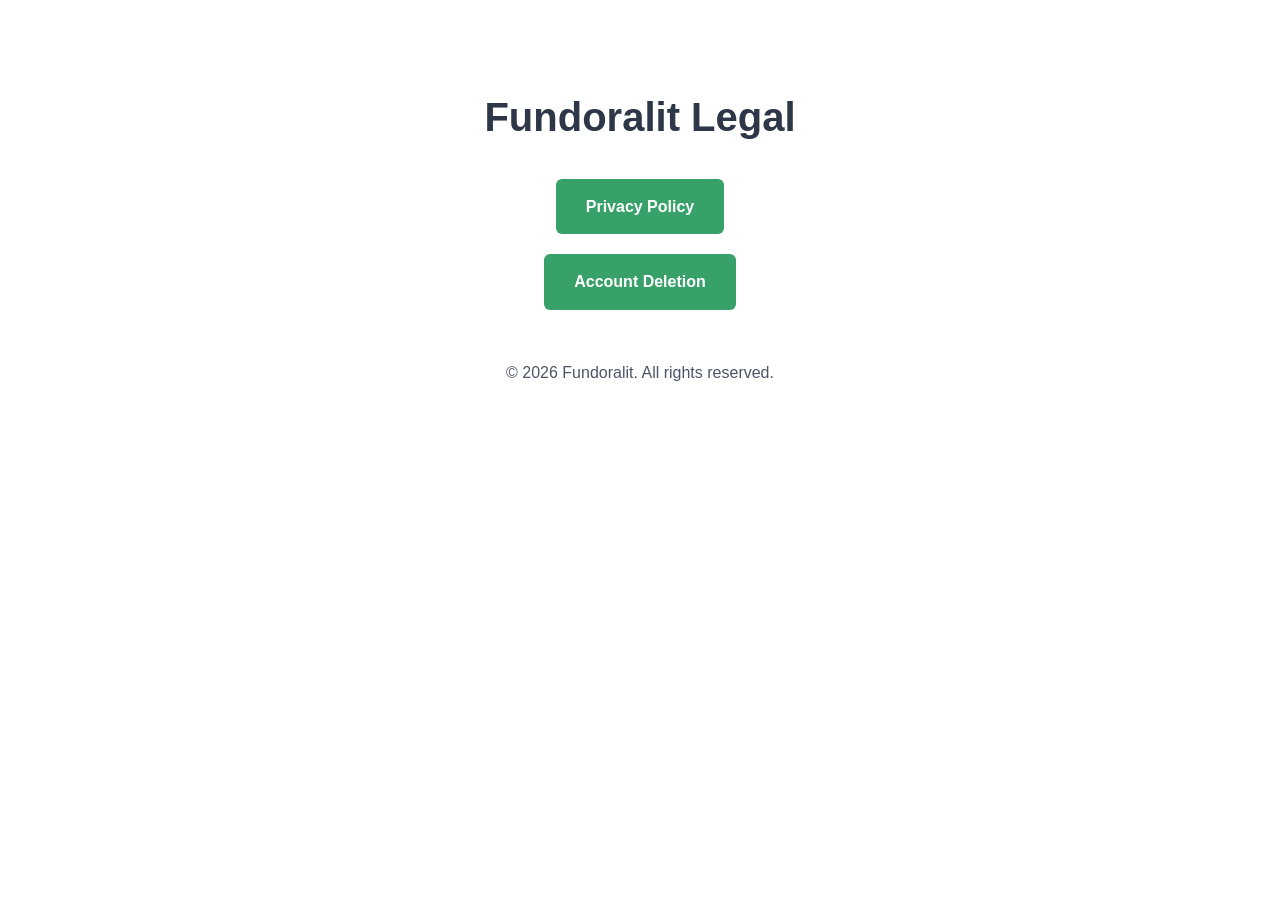
<file: index.html>
<!DOCTYPE html>
<html lang="en">
<head>
    <meta charset="UTF-8">
    <meta name="viewport" content="width=device-width, initial-scale=1.0">
    <title>Fundoralit Legal</title>
    <meta name="description" content="Fundoralit legal pages including Privacy Policy and Account Deletion.">
    <style>
        body {
            font-family: 'Inter', -apple-system, BlinkMacSystemFont, 'Segoe UI', Roboto, sans-serif;
            line-height: 1.6;
            color: #1a202c;
            background-color: #ffffff;
            text-align: center;
            padding: 50px 20px;
        }
        h1 {
            font-size: 2.5rem;
            font-weight: 700;
            color: #2d3748;
            margin-bottom: 30px;
        }
        .links {
            max-width: 600px;
            margin: 0 auto;
        }
        .link-item {
            margin-bottom: 20px;
        }
        .link-item a {
            display: inline-block;
            background-color: #38a169;
            color: #ffffff;
            padding: 15px 30px;
            text-decoration: none;
            border-radius: 6px;
            font-weight: 600;
            transition: background-color 0.2s;
        }
        .link-item a:hover {
            background-color: #2f855a;
        }
        footer {
            margin-top: 50px;
            color: #4a5568;
        }
    </style>
</head>
<body>
    <h1>Fundoralit Legal</h1>
    <div class="links">
        <div class="link-item">
            <a href="privacy-policy.html">Privacy Policy</a>
        </div>
        <div class="link-item">
            <a href="delete-account.html">Account Deletion</a>
        </div>
    </div>
    <footer>
        <p>&copy; 2026 Fundoralit. All rights reserved.</p>
    </footer>
</body>
</html>
</file>
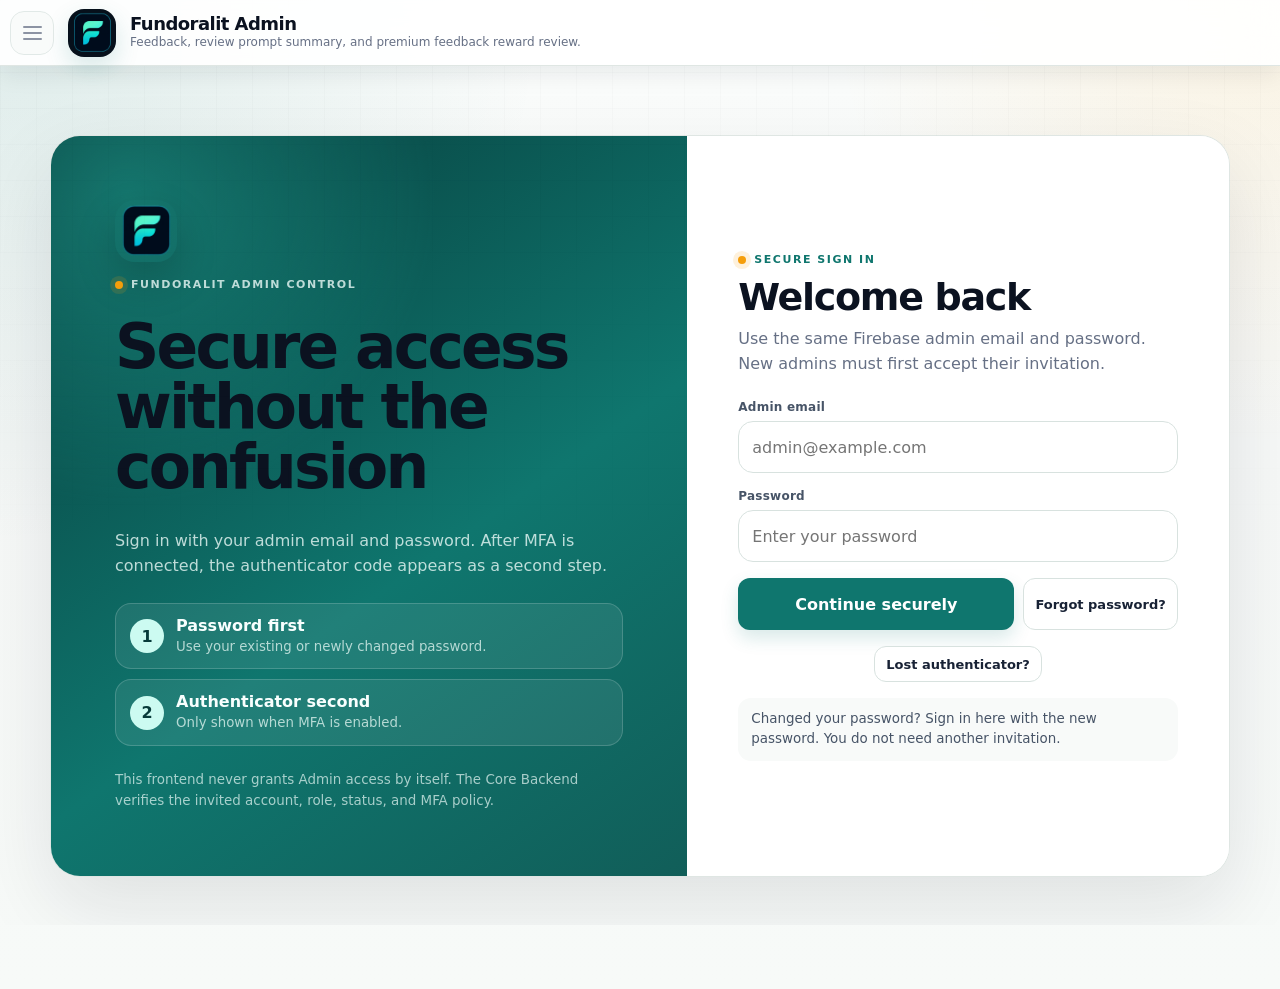
<file: fundoralit-admin-web/index.html>
<!doctype html>
<html lang="en">
<head>
  <meta charset="UTF-8" />
  <meta name="viewport" content="width=device-width, initial-scale=1.0" />
  <meta name="robots" content="noindex,nofollow" />
  <meta http-equiv="Content-Security-Policy" content="default-src 'self'; script-src 'self'; style-src 'self' 'unsafe-inline'; img-src 'self' data: blob:; connect-src 'self' https:; object-src 'none'; base-uri 'none'; form-action 'none'" />
  <title>Fundoralit Admin</title>
  <link rel="stylesheet" href="./src/styles.css?v=20260711-admin-mfa-recovery-method-v3-firebase-recovery-saga-v4-20260723-loading-performance-v1-feedback-queue-v2-20260817-fast-admin-read-model-v1" />
</head>
<body>
  <noscript>This admin panel requires JavaScript.</noscript>
  <div id="app" class="app-shell">
    <header class="topbar app-header" aria-label="Fundoralit admin header">
      <button id="headerMenuButton" class="header-menu-button" type="button" aria-label="Open admin navigation" aria-expanded="false">
        <span class="header-menu-icon" aria-hidden="true">
          <span></span>
          <span></span>
          <span></span>
        </span>
      </button>
      <img id="headerLogo" class="header-logo" src="./src/assets/fundora-logo.png" alt="Fundoralit logo" />
      <div class="header-title-block">
        <p class="eyebrow" id="headerEyebrow">Secure Admin Web</p>
        <div class="header-title-row">
          <h1 id="headerTitle">Fundoralit Admin</h1>
        </div>
        <p class="subtitle" id="headerSubtitle">Feedback, review prompt summary, and premium feedback reward review.</p>
      </div>
      <div class="auth-box" id="authBox"></div>
    </header>

    <main id="mainContent"></main>
  </div>

  <script src="./config.js"></script>
  <script type="module" src="./src/app.js?v=20260711-admin-mfa-recovery-method-v3-firebase-recovery-saga-v4-20260723-loading-performance-v1-feedback-queue-v2-20260817-fast-admin-read-model-v1"></script>
</body>
</html>
</file>
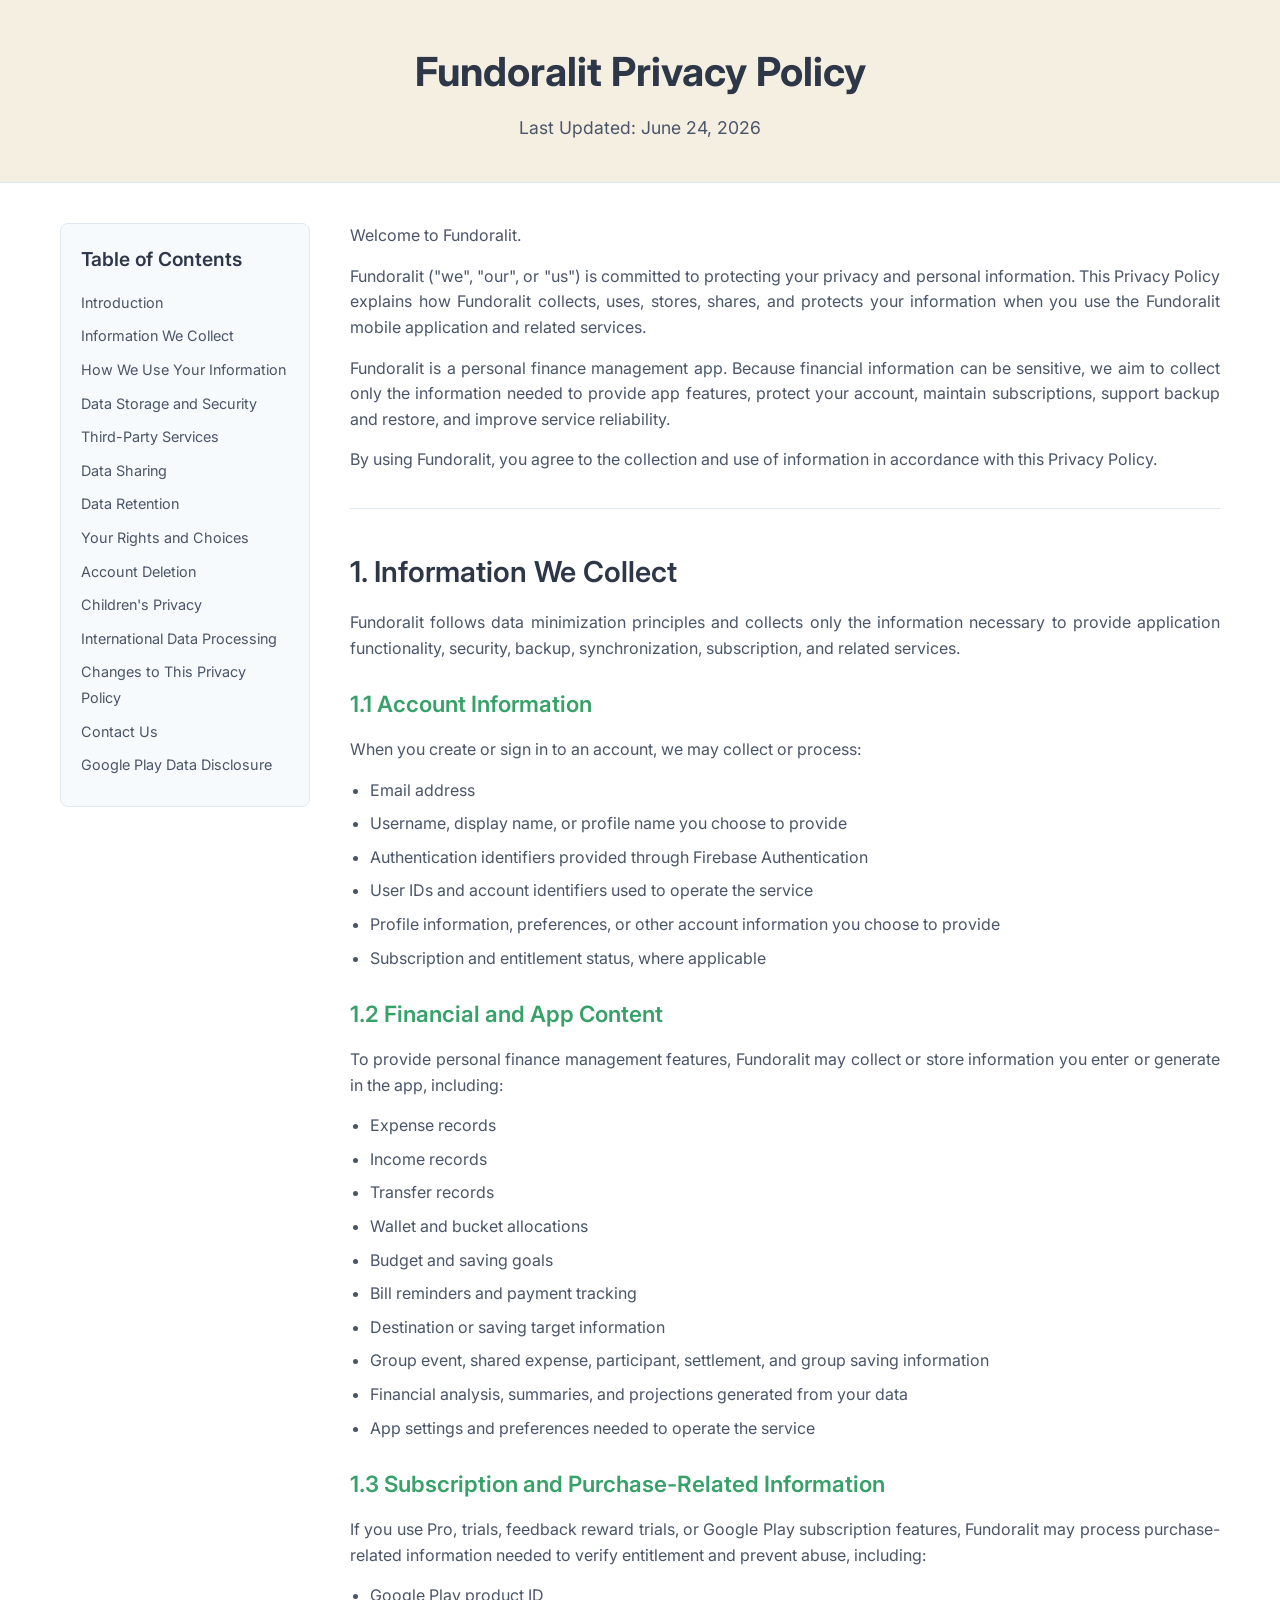
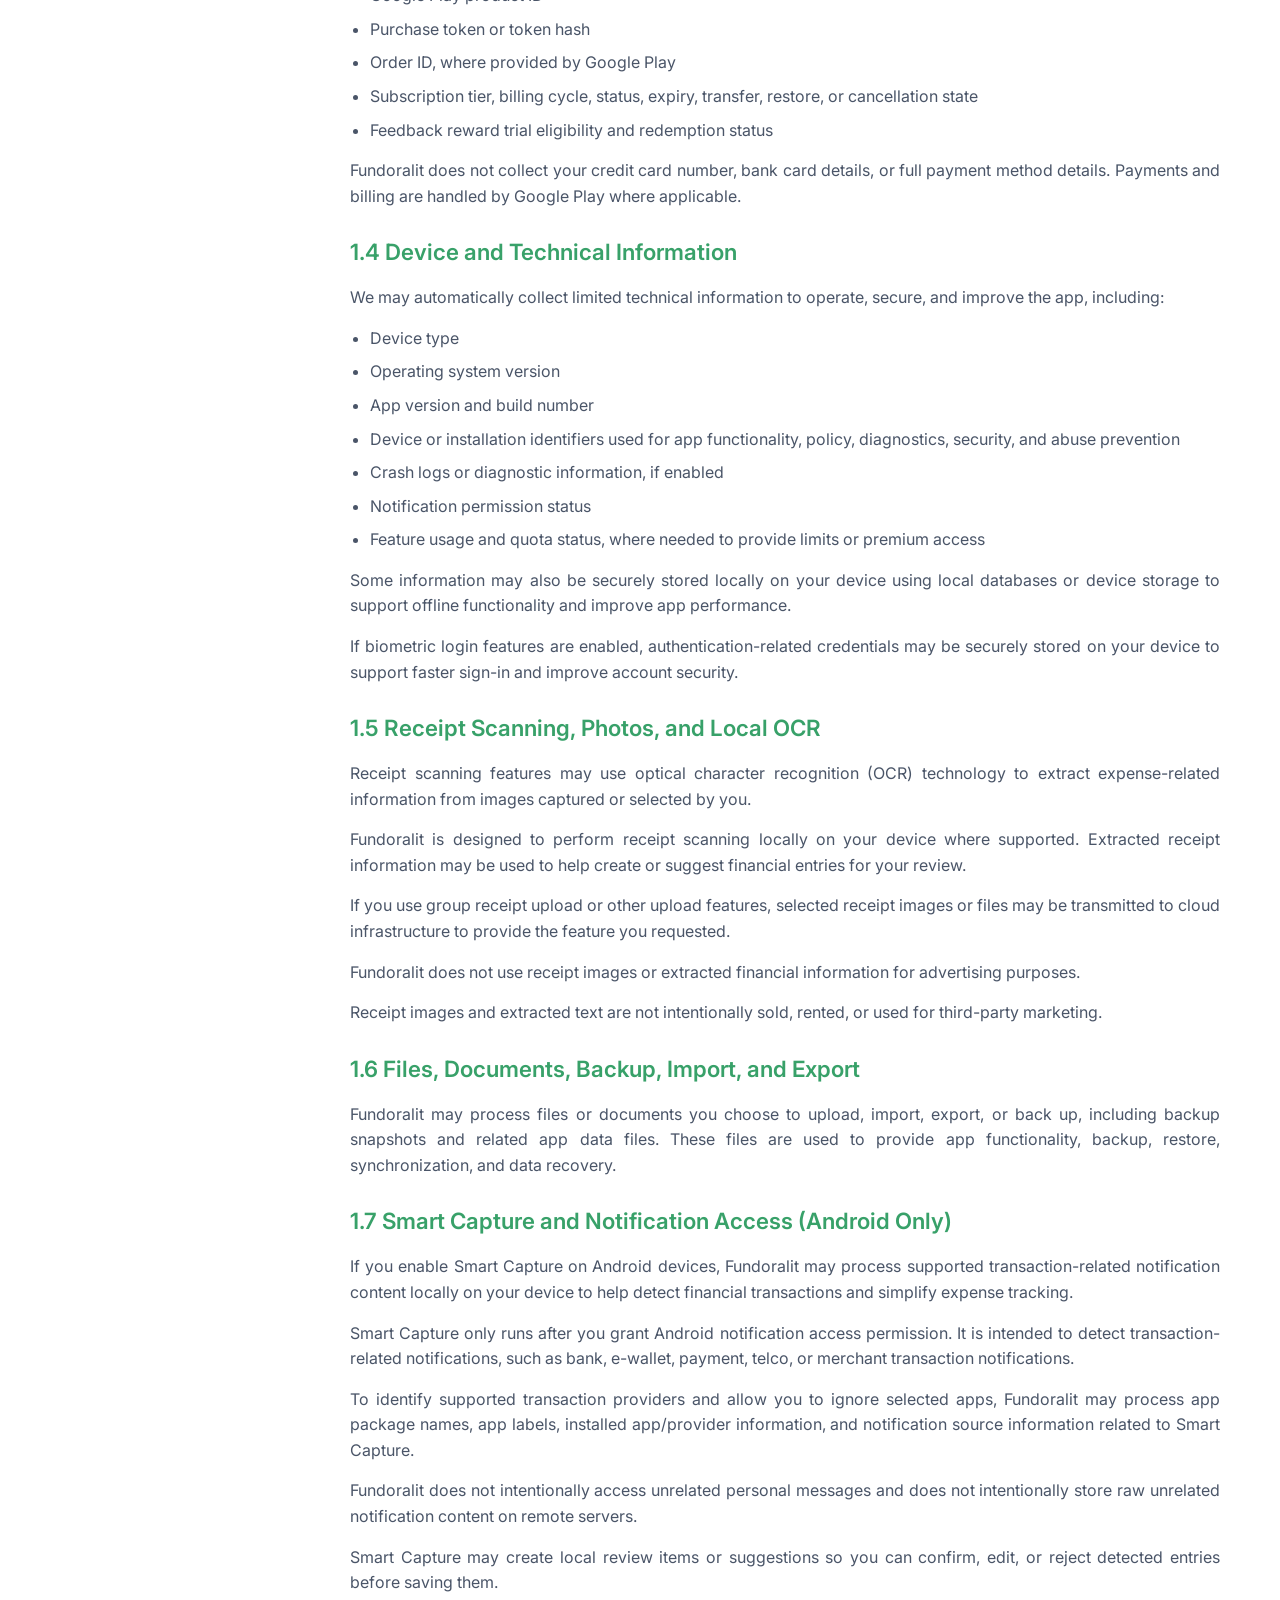
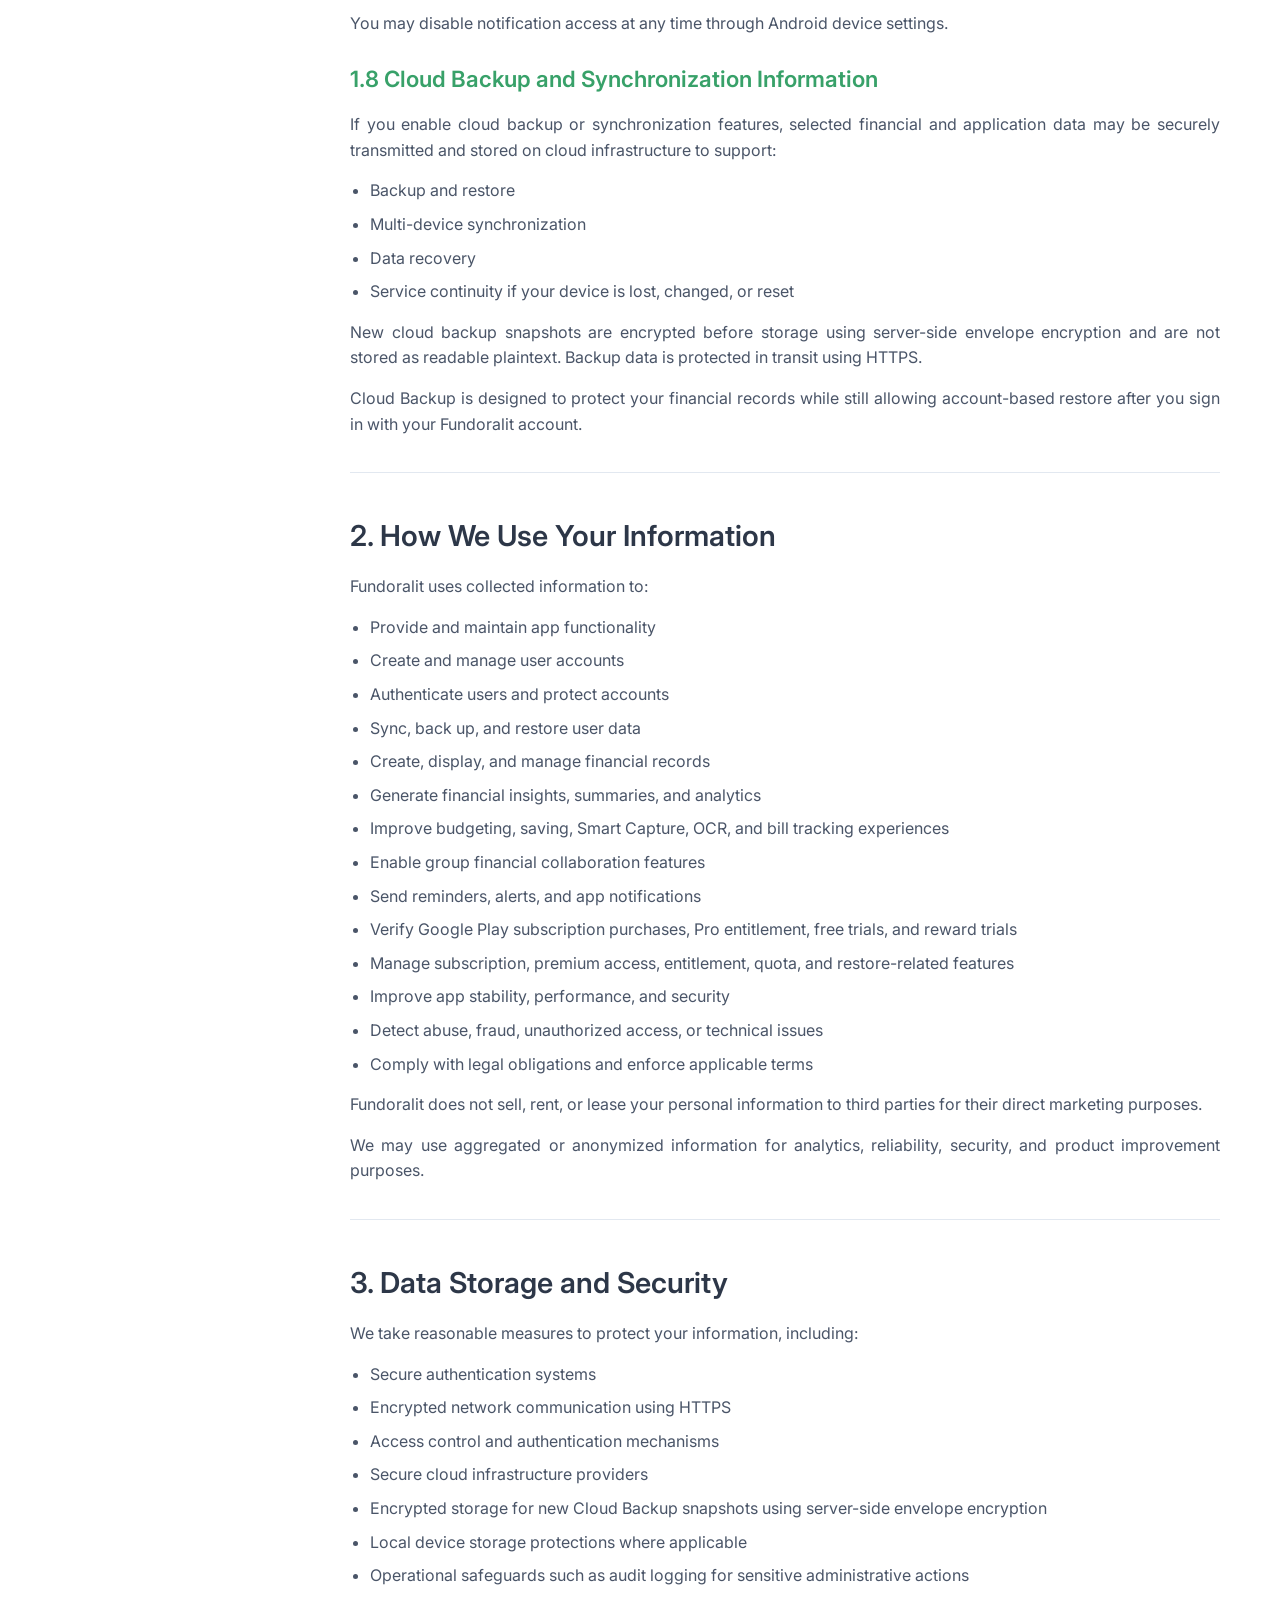
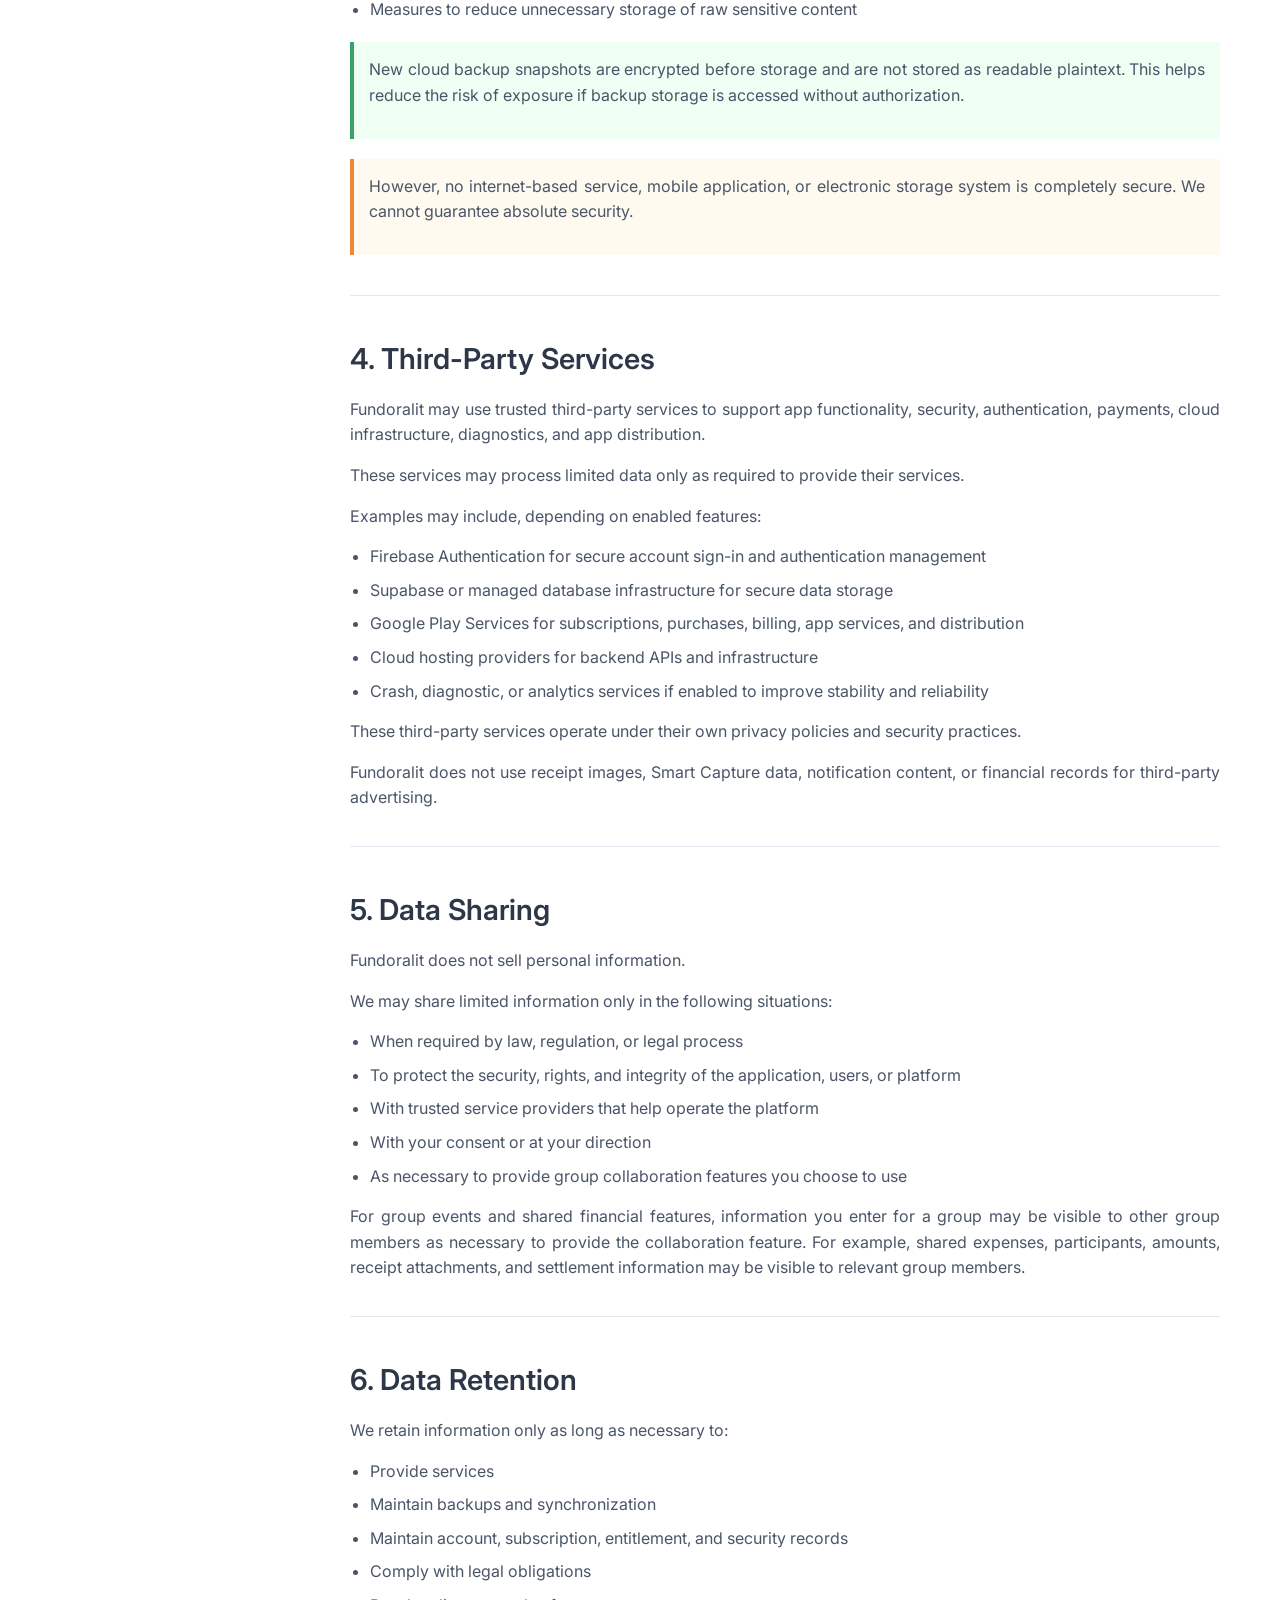
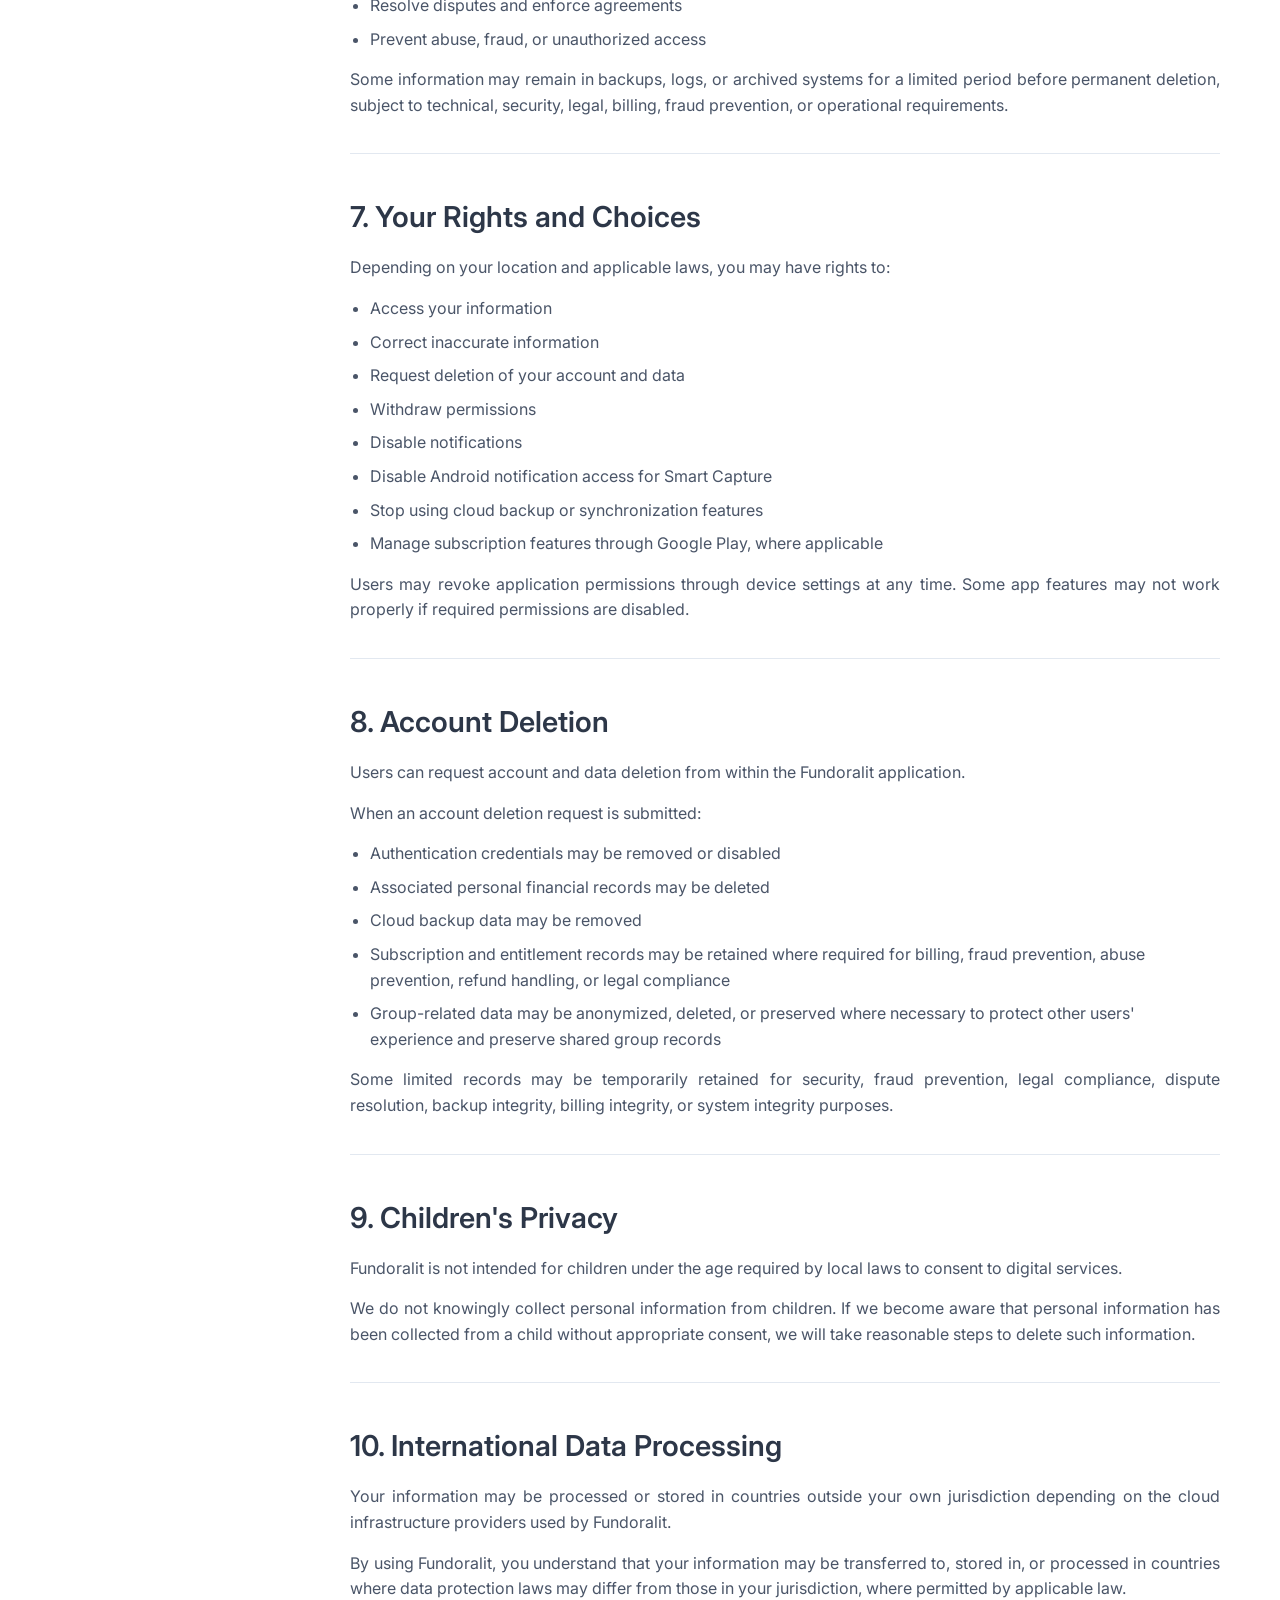
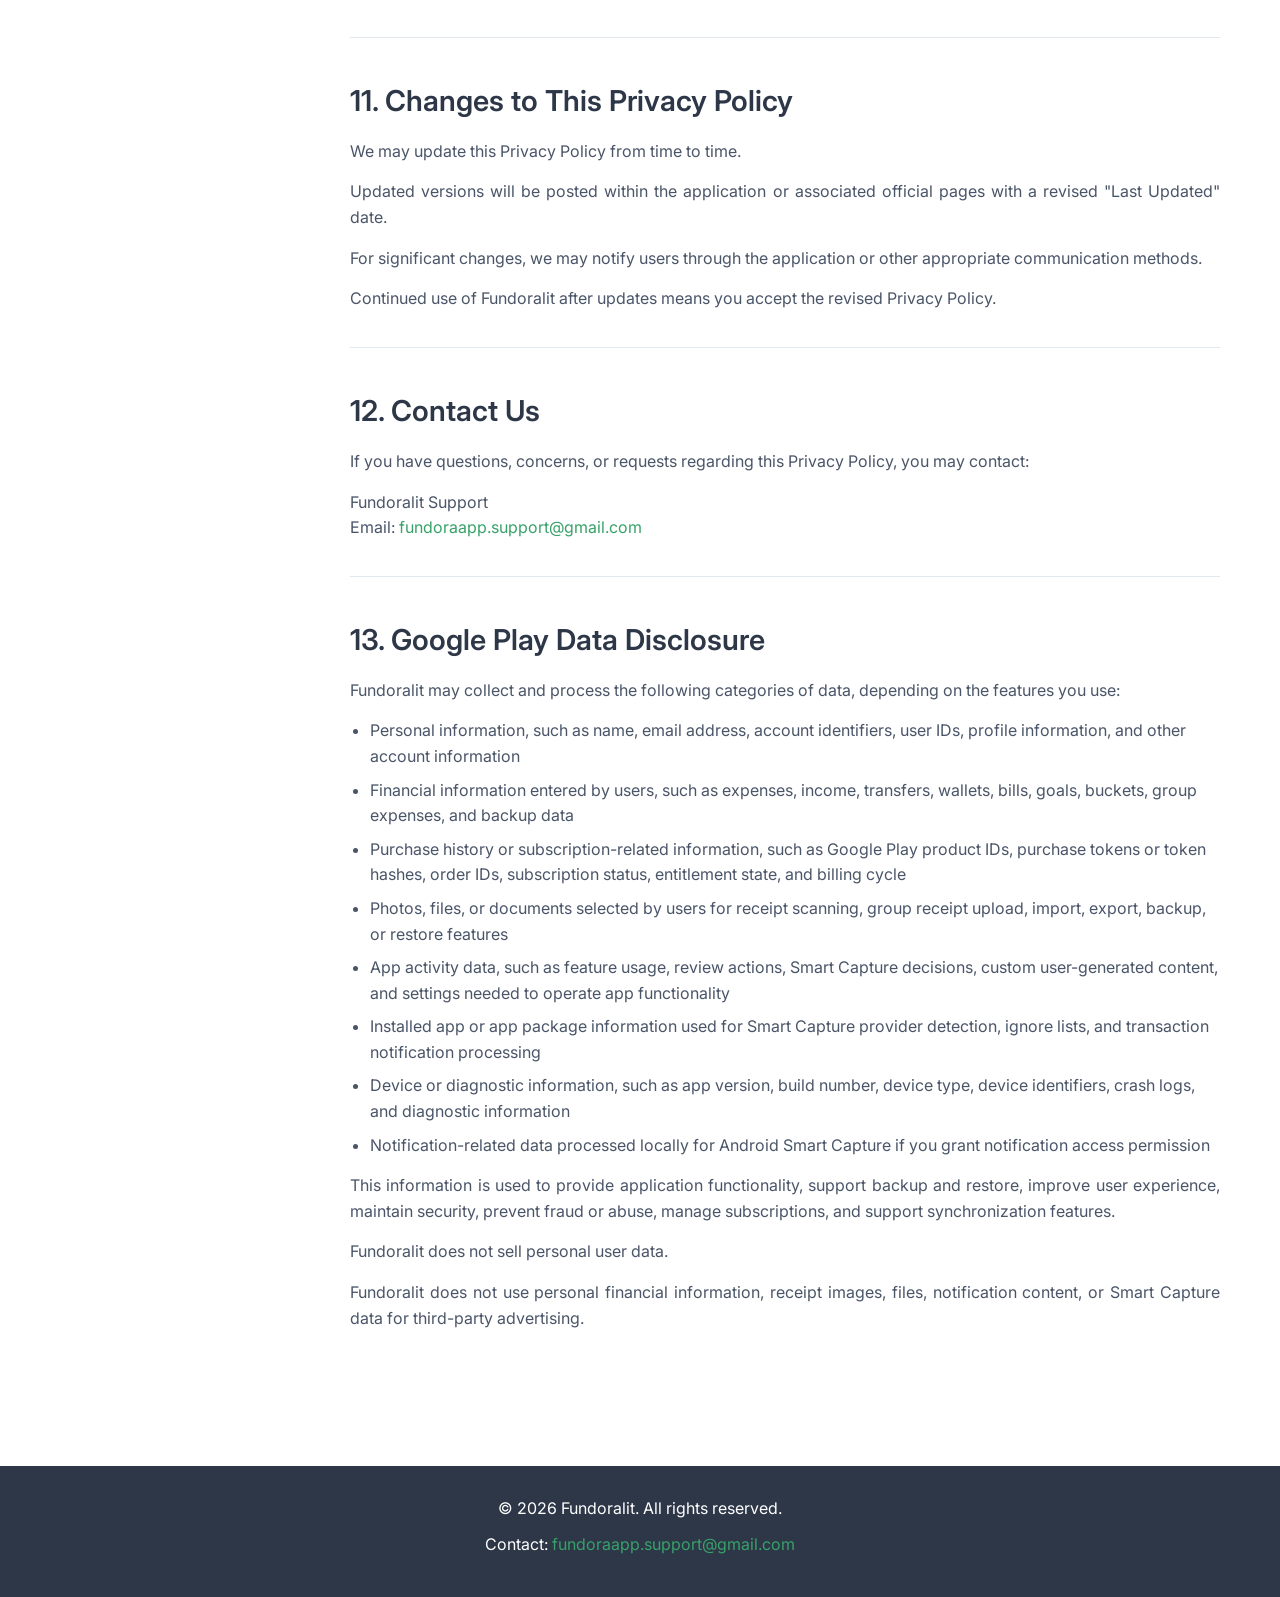
<file: privacy-policy.html>
<!DOCTYPE html>
<html lang="en">
<head>
    <meta charset="UTF-8">
    <meta name="viewport" content="width=device-width, initial-scale=1.0">
    <title>Fundoralit Privacy Policy</title>
    <meta name="description" content="Fundoralit Privacy Policy - Learn how we collect, use, store, share, and protect your information in our personal finance app.">
    <meta name="keywords" content="Fundoralit, privacy policy, data protection, financial app, mobile privacy">
    <meta name="author" content="Fundoralit">
    <link href="https://fonts.googleapis.com/css2?family=Inter:wght@300;400;500;600;700&display=swap" rel="stylesheet">
    <style>
        * { margin: 0; padding: 0; box-sizing: border-box; }
        body { font-family: 'Inter', -apple-system, BlinkMacSystemFont, 'Segoe UI', Roboto, sans-serif; line-height: 1.6; color: #1a202c; background-color: #ffffff; font-size: 16px; }
        .container { max-width: 1200px; margin: 0 auto; padding: 0 20px; }
        header { background-color: #f5efe1; padding: 40px 0; text-align: center; border-bottom: 1px solid #e2e8f0; }
        header h1 { font-size: 2.5rem; font-weight: 700; color: #2d3748; margin-bottom: 10px; }
        header p { font-size: 1.1rem; color: #4a5568; }
        .content-wrapper { display: flex; gap: 40px; margin-top: 40px; }
        .toc { flex: 0 0 250px; position: sticky; top: 20px; height: fit-content; background-color: #f7fafc; padding: 20px; border-radius: 8px; border: 1px solid #e2e8f0; }
        .toc h3 { font-size: 1.2rem; font-weight: 600; color: #2d3748; margin-bottom: 15px; }
        .toc ul { list-style: none; }
        .toc li { margin-bottom: 8px; }
        .toc a { color: #4a5568; text-decoration: none; font-size: 0.9rem; transition: color 0.2s; }
        .toc a:hover { color: #38a169; }
        .main-content { flex: 1; min-width: 0; }
        .section { margin-bottom: 40px; padding-bottom: 20px; border-bottom: 1px solid #e2e8f0; }
        .section:last-child { border-bottom: none; }
        .section h2 { font-size: 1.8rem; font-weight: 600; color: #2d3748; margin-bottom: 15px; padding-top: 20px; }
        .section h2:first-child { padding-top: 0; }
        .section h3 { font-size: 1.4rem; font-weight: 600; color: #38a169; margin: 25px 0 15px 0; }
        .section p { margin-bottom: 15px; color: #4a5568; text-align: justify; text-justify: inter-word; hyphens: auto; overflow-wrap: break-word; }
        .section ul { margin: 15px 0; padding-left: 20px; }
        .section li { margin-bottom: 8px; color: #4a5568; }
        .section a { color: #38a169; text-decoration: none; }
        .section a:hover { text-decoration: underline; }
        .highlight { background-color: #f0fff4; padding: 15px; border-left: 4px solid #38a169; margin: 20px 0; }
        .warning { background-color: #fffaf0; padding: 15px; border-left: 4px solid #ed8936; margin: 20px 0; }
        footer { background-color: #2d3748; color: #ffffff; padding: 30px 0; text-align: center; margin-top: 60px; }
        footer p { margin-bottom: 10px; }
        footer a { color: #38a169; text-decoration: none; }
        footer a:hover { text-decoration: underline; }
        @media (max-width: 768px) { .content-wrapper { flex-direction: column; } .toc { position: static; order: -1; margin-bottom: 20px; } header h1 { font-size: 2rem; } .section h2 { font-size: 1.5rem; } .section h3 { font-size: 1.2rem; } }
        @media (max-width: 480px) { .container { padding: 0 15px; } header { padding: 30px 0; } header h1 { font-size: 1.8rem; } .section h2 { font-size: 1.3rem; } }
    </style>
</head>
<body>
    <header>
        <div class="container">
            <h1>Fundoralit Privacy Policy</h1>
            <p>Last Updated: June 24, 2026</p>
        </div>
    </header>

    <div class="container content-wrapper">
        <nav class="toc">
            <h3>Table of Contents</h3>
            <ul>
                <li><a href="#introduction">Introduction</a></li>
                <li><a href="#information-collect">Information We Collect</a></li>
                <li><a href="#how-we-use">How We Use Your Information</a></li>
                <li><a href="#data-storage">Data Storage and Security</a></li>
                <li><a href="#third-party">Third-Party Services</a></li>
                <li><a href="#data-sharing">Data Sharing</a></li>
                <li><a href="#data-retention">Data Retention</a></li>
                <li><a href="#your-rights">Your Rights and Choices</a></li>
                <li><a href="#account-deletion">Account Deletion</a></li>
                <li><a href="#childrens-privacy">Children's Privacy</a></li>
                <li><a href="#international">International Data Processing</a></li>
                <li><a href="#changes">Changes to This Privacy Policy</a></li>
                <li><a href="#contact">Contact Us</a></li>
                <li><a href="#google-play">Google Play Data Disclosure</a></li>
            </ul>
        </nav>

        <main class="main-content">
            <section id="introduction" class="section">
                <p>Welcome to Fundoralit.</p>
                <p>Fundoralit ("we", "our", or "us") is committed to protecting your privacy and personal information. This Privacy Policy explains how Fundoralit collects, uses, stores, shares, and protects your information when you use the Fundoralit mobile application and related services.</p>
                <p>Fundoralit is a personal finance management app. Because financial information can be sensitive, we aim to collect only the information needed to provide app features, protect your account, maintain subscriptions, support backup and restore, and improve service reliability.</p>
                <p>By using Fundoralit, you agree to the collection and use of information in accordance with this Privacy Policy.</p>
            </section>

            <section id="information-collect" class="section">
                <h2>1. Information We Collect</h2>
                <p>Fundoralit follows data minimization principles and collects only the information necessary to provide application functionality, security, backup, synchronization, subscription, and related services.</p>

                <h3>1.1 Account Information</h3>
                <p>When you create or sign in to an account, we may collect or process:</p>
                <ul>
                    <li>Email address</li>
                    <li>Username, display name, or profile name you choose to provide</li>
                    <li>Authentication identifiers provided through Firebase Authentication</li>
                    <li>User IDs and account identifiers used to operate the service</li>
                    <li>Profile information, preferences, or other account information you choose to provide</li>
                    <li>Subscription and entitlement status, where applicable</li>
                </ul>

                <h3>1.2 Financial and App Content</h3>
                <p>To provide personal finance management features, Fundoralit may collect or store information you enter or generate in the app, including:</p>
                <ul>
                    <li>Expense records</li>
                    <li>Income records</li>
                    <li>Transfer records</li>
                    <li>Wallet and bucket allocations</li>
                    <li>Budget and saving goals</li>
                    <li>Bill reminders and payment tracking</li>
                    <li>Destination or saving target information</li>
                    <li>Group event, shared expense, participant, settlement, and group saving information</li>
                    <li>Financial analysis, summaries, and projections generated from your data</li>
                    <li>App settings and preferences needed to operate the service</li>
                </ul>

                <h3>1.3 Subscription and Purchase-Related Information</h3>
                <p>If you use Pro, trials, feedback reward trials, or Google Play subscription features, Fundoralit may process purchase-related information needed to verify entitlement and prevent abuse, including:</p>
                <ul>
                    <li>Google Play product ID</li>
                    <li>Purchase token or token hash</li>
                    <li>Order ID, where provided by Google Play</li>
                    <li>Subscription tier, billing cycle, status, expiry, transfer, restore, or cancellation state</li>
                    <li>Feedback reward trial eligibility and redemption status</li>
                </ul>
                <p>Fundoralit does not collect your credit card number, bank card details, or full payment method details. Payments and billing are handled by Google Play where applicable.</p>

                <h3>1.4 Device and Technical Information</h3>
                <p>We may automatically collect limited technical information to operate, secure, and improve the app, including:</p>
                <ul>
                    <li>Device type</li>
                    <li>Operating system version</li>
                    <li>App version and build number</li>
                    <li>Device or installation identifiers used for app functionality, policy, diagnostics, security, and abuse prevention</li>
                    <li>Crash logs or diagnostic information, if enabled</li>
                    <li>Notification permission status</li>
                    <li>Feature usage and quota status, where needed to provide limits or premium access</li>
                </ul>
                <p>Some information may also be securely stored locally on your device using local databases or device storage to support offline functionality and improve app performance.</p>
                <p>If biometric login features are enabled, authentication-related credentials may be securely stored on your device to support faster sign-in and improve account security.</p>

                <h3>1.5 Receipt Scanning, Photos, and Local OCR</h3>
                <p>Receipt scanning features may use optical character recognition (OCR) technology to extract expense-related information from images captured or selected by you.</p>
                <p>Fundoralit is designed to perform receipt scanning locally on your device where supported. Extracted receipt information may be used to help create or suggest financial entries for your review.</p>
                <p>If you use group receipt upload or other upload features, selected receipt images or files may be transmitted to cloud infrastructure to provide the feature you requested.</p>
                <p>Fundoralit does not use receipt images or extracted financial information for advertising purposes.</p>
                <p>Receipt images and extracted text are not intentionally sold, rented, or used for third-party marketing.</p>

                <h3>1.6 Files, Documents, Backup, Import, and Export</h3>
                <p>Fundoralit may process files or documents you choose to upload, import, export, or back up, including backup snapshots and related app data files. These files are used to provide app functionality, backup, restore, synchronization, and data recovery.</p>

                <h3>1.7 Smart Capture and Notification Access (Android Only)</h3>
                <p>If you enable Smart Capture on Android devices, Fundoralit may process supported transaction-related notification content locally on your device to help detect financial transactions and simplify expense tracking.</p>
                <p>Smart Capture only runs after you grant Android notification access permission. It is intended to detect transaction-related notifications, such as bank, e-wallet, payment, telco, or merchant transaction notifications.</p>
                <p>To identify supported transaction providers and allow you to ignore selected apps, Fundoralit may process app package names, app labels, installed app/provider information, and notification source information related to Smart Capture.</p>
                <p>Fundoralit does not intentionally access unrelated personal messages and does not intentionally store raw unrelated notification content on remote servers.</p>
                <p>Smart Capture may create local review items or suggestions so you can confirm, edit, or reject detected entries before saving them.</p>
                <p>You may disable notification access at any time through Android device settings.</p>

                <h3>1.8 Cloud Backup and Synchronization Information</h3>
                <p>If you enable cloud backup or synchronization features, selected financial and application data may be securely transmitted and stored on cloud infrastructure to support:</p>
                <ul>
                    <li>Backup and restore</li>
                    <li>Multi-device synchronization</li>
                    <li>Data recovery</li>
                    <li>Service continuity if your device is lost, changed, or reset</li>
                </ul>
                <p>New cloud backup snapshots are encrypted before storage using server-side envelope encryption and are not stored as readable plaintext. Backup data is protected in transit using HTTPS.</p>
                <p>Cloud Backup is designed to protect your financial records while still allowing account-based restore after you sign in with your Fundoralit account.</p>
            </section>

            <section id="how-we-use" class="section">
                <h2>2. How We Use Your Information</h2>
                <p>Fundoralit uses collected information to:</p>
                <ul>
                    <li>Provide and maintain app functionality</li>
                    <li>Create and manage user accounts</li>
                    <li>Authenticate users and protect accounts</li>
                    <li>Sync, back up, and restore user data</li>
                    <li>Create, display, and manage financial records</li>
                    <li>Generate financial insights, summaries, and analytics</li>
                    <li>Improve budgeting, saving, Smart Capture, OCR, and bill tracking experiences</li>
                    <li>Enable group financial collaboration features</li>
                    <li>Send reminders, alerts, and app notifications</li>
                    <li>Verify Google Play subscription purchases, Pro entitlement, free trials, and reward trials</li>
                    <li>Manage subscription, premium access, entitlement, quota, and restore-related features</li>
                    <li>Improve app stability, performance, and security</li>
                    <li>Detect abuse, fraud, unauthorized access, or technical issues</li>
                    <li>Comply with legal obligations and enforce applicable terms</li>
                </ul>
                <p>Fundoralit does not sell, rent, or lease your personal information to third parties for their direct marketing purposes.</p>
                <p>We may use aggregated or anonymized information for analytics, reliability, security, and product improvement purposes.</p>
            </section>

            <section id="data-storage" class="section">
                <h2>3. Data Storage and Security</h2>
                <p>We take reasonable measures to protect your information, including:</p>
                <ul>
                    <li>Secure authentication systems</li>
                    <li>Encrypted network communication using HTTPS</li>
                    <li>Access control and authentication mechanisms</li>
                    <li>Secure cloud infrastructure providers</li>
                    <li>Encrypted storage for new Cloud Backup snapshots using server-side envelope encryption</li>
                    <li>Local device storage protections where applicable</li>
                    <li>Operational safeguards such as audit logging for sensitive administrative actions</li>
                    <li>Measures to reduce unnecessary storage of raw sensitive content</li>
                </ul>
                <div class="highlight">
                    <p>New cloud backup snapshots are encrypted before storage and are not stored as readable plaintext. This helps reduce the risk of exposure if backup storage is accessed without authorization.</p>
                </div>
                <div class="warning">
                    <p>However, no internet-based service, mobile application, or electronic storage system is completely secure. We cannot guarantee absolute security.</p>
                </div>
            </section>

            <section id="third-party" class="section">
                <h2>4. Third-Party Services</h2>
                <p>Fundoralit may use trusted third-party services to support app functionality, security, authentication, payments, cloud infrastructure, diagnostics, and app distribution.</p>
                <p>These services may process limited data only as required to provide their services.</p>
                <p>Examples may include, depending on enabled features:</p>
                <ul>
                    <li>Firebase Authentication for secure account sign-in and authentication management</li>
                    <li>Supabase or managed database infrastructure for secure data storage</li>
                    <li>Google Play Services for subscriptions, purchases, billing, app services, and distribution</li>
                    <li>Cloud hosting providers for backend APIs and infrastructure</li>
                    <li>Crash, diagnostic, or analytics services if enabled to improve stability and reliability</li>
                </ul>
                <p>These third-party services operate under their own privacy policies and security practices.</p>
                <p>Fundoralit does not use receipt images, Smart Capture data, notification content, or financial records for third-party advertising.</p>
            </section>

            <section id="data-sharing" class="section">
                <h2>5. Data Sharing</h2>
                <p>Fundoralit does not sell personal information.</p>
                <p>We may share limited information only in the following situations:</p>
                <ul>
                    <li>When required by law, regulation, or legal process</li>
                    <li>To protect the security, rights, and integrity of the application, users, or platform</li>
                    <li>With trusted service providers that help operate the platform</li>
                    <li>With your consent or at your direction</li>
                    <li>As necessary to provide group collaboration features you choose to use</li>
                </ul>
                <p>For group events and shared financial features, information you enter for a group may be visible to other group members as necessary to provide the collaboration feature. For example, shared expenses, participants, amounts, receipt attachments, and settlement information may be visible to relevant group members.</p>
            </section>

            <section id="data-retention" class="section">
                <h2>6. Data Retention</h2>
                <p>We retain information only as long as necessary to:</p>
                <ul>
                    <li>Provide services</li>
                    <li>Maintain backups and synchronization</li>
                    <li>Maintain account, subscription, entitlement, and security records</li>
                    <li>Comply with legal obligations</li>
                    <li>Resolve disputes and enforce agreements</li>
                    <li>Prevent abuse, fraud, or unauthorized access</li>
                </ul>
                <p>Some information may remain in backups, logs, or archived systems for a limited period before permanent deletion, subject to technical, security, legal, billing, fraud prevention, or operational requirements.</p>
            </section>

            <section id="your-rights" class="section">
                <h2>7. Your Rights and Choices</h2>
                <p>Depending on your location and applicable laws, you may have rights to:</p>
                <ul>
                    <li>Access your information</li>
                    <li>Correct inaccurate information</li>
                    <li>Request deletion of your account and data</li>
                    <li>Withdraw permissions</li>
                    <li>Disable notifications</li>
                    <li>Disable Android notification access for Smart Capture</li>
                    <li>Stop using cloud backup or synchronization features</li>
                    <li>Manage subscription features through Google Play, where applicable</li>
                </ul>
                <p>Users may revoke application permissions through device settings at any time. Some app features may not work properly if required permissions are disabled.</p>
            </section>

            <section id="account-deletion" class="section">
                <h2>8. Account Deletion</h2>
                <p>Users can request account and data deletion from within the Fundoralit application.</p>
                <p>When an account deletion request is submitted:</p>
                <ul>
                    <li>Authentication credentials may be removed or disabled</li>
                    <li>Associated personal financial records may be deleted</li>
                    <li>Cloud backup data may be removed</li>
                    <li>Subscription and entitlement records may be retained where required for billing, fraud prevention, abuse prevention, refund handling, or legal compliance</li>
                    <li>Group-related data may be anonymized, deleted, or preserved where necessary to protect other users' experience and preserve shared group records</li>
                </ul>
                <p>Some limited records may be temporarily retained for security, fraud prevention, legal compliance, dispute resolution, backup integrity, billing integrity, or system integrity purposes.</p>
            </section>

            <section id="childrens-privacy" class="section">
                <h2>9. Children's Privacy</h2>
                <p>Fundoralit is not intended for children under the age required by local laws to consent to digital services.</p>
                <p>We do not knowingly collect personal information from children. If we become aware that personal information has been collected from a child without appropriate consent, we will take reasonable steps to delete such information.</p>
            </section>

            <section id="international" class="section">
                <h2>10. International Data Processing</h2>
                <p>Your information may be processed or stored in countries outside your own jurisdiction depending on the cloud infrastructure providers used by Fundoralit.</p>
                <p>By using Fundoralit, you understand that your information may be transferred to, stored in, or processed in countries where data protection laws may differ from those in your jurisdiction, where permitted by applicable law.</p>
            </section>

            <section id="changes" class="section">
                <h2>11. Changes to This Privacy Policy</h2>
                <p>We may update this Privacy Policy from time to time.</p>
                <p>Updated versions will be posted within the application or associated official pages with a revised "Last Updated" date.</p>
                <p>For significant changes, we may notify users through the application or other appropriate communication methods.</p>
                <p>Continued use of Fundoralit after updates means you accept the revised Privacy Policy.</p>
            </section>

            <section id="contact" class="section">
                <h2>12. Contact Us</h2>
                <p>If you have questions, concerns, or requests regarding this Privacy Policy, you may contact:</p>
                <p>Fundoralit Support<br>
                Email: <a href="mailto:fundoraapp.support@gmail.com">fundoraapp.support@gmail.com</a></p>
            </section>

            <section id="google-play" class="section">
                <h2>13. Google Play Data Disclosure</h2>
                <p>Fundoralit may collect and process the following categories of data, depending on the features you use:</p>
                <ul>
                    <li>Personal information, such as name, email address, account identifiers, user IDs, profile information, and other account information</li>
                    <li>Financial information entered by users, such as expenses, income, transfers, wallets, bills, goals, buckets, group expenses, and backup data</li>
                    <li>Purchase history or subscription-related information, such as Google Play product IDs, purchase tokens or token hashes, order IDs, subscription status, entitlement state, and billing cycle</li>
                    <li>Photos, files, or documents selected by users for receipt scanning, group receipt upload, import, export, backup, or restore features</li>
                    <li>App activity data, such as feature usage, review actions, Smart Capture decisions, custom user-generated content, and settings needed to operate app functionality</li>
                    <li>Installed app or app package information used for Smart Capture provider detection, ignore lists, and transaction notification processing</li>
                    <li>Device or diagnostic information, such as app version, build number, device type, device identifiers, crash logs, and diagnostic information</li>
                    <li>Notification-related data processed locally for Android Smart Capture if you grant notification access permission</li>
                </ul>
                <p>This information is used to provide application functionality, support backup and restore, improve user experience, maintain security, prevent fraud or abuse, manage subscriptions, and support synchronization features.</p>
                <p>Fundoralit does not sell personal user data.</p>
                <p>Fundoralit does not use personal financial information, receipt images, files, notification content, or Smart Capture data for third-party advertising.</p>
            </section>
        </main>
    </div>

    <footer>
        <div class="container">
            <p>&copy; 2026 Fundoralit. All rights reserved.</p>
            <p>Contact: <a href="mailto:fundoraapp.support@gmail.com">fundoraapp.support@gmail.com</a></p>
        </div>
    </footer>
</body>
</html>
</file>
<file: fundoralit-admin-web/src/styles.css>
:root {
  color-scheme: light;
  --bg: #f6f8f7;
  --bg-strong: #eef5f2;
  --card: #ffffff;
  --card-soft: #f8faf9;
  --card-tint: #ecfdf5;
  --text: #111827;
  --heading: #0f172a;
  --muted: #64748b;
  --muted-strong: #475569;
  --border: #dde5e2;
  --border-strong: #cbd5d1;
  --primary: #0f766e;
  --primary-dark: #0f5f59;
  --primary-soft: #ccfbf1;
  --primary-soft-2: #f0fdfa;
  --accent: #f59e0b;
  --accent-soft: #fef3c7;
  --danger: #dc2626;
  --danger-soft: #fef2f2;
  --success: #16a34a;
  --success-soft: #ecfdf5;
  --warning: #d97706;
  --warning-soft: #fff7ed;
  --focus: rgba(15, 118, 110, 0.18);
  --shadow-sm: 0 8px 22px rgba(15, 23, 42, 0.06);
  --shadow: 0 18px 48px rgba(15, 23, 42, 0.10);
  --shadow-strong: 0 30px 80px rgba(15, 23, 42, 0.18);
  --radius-sm: 12px;
  --radius: 18px;
  --radius-lg: 26px;
  --control-height: 44px;
  --content-max: 1280px;
  font-family: Inter, ui-sans-serif, system-ui, -apple-system, BlinkMacSystemFont, "Segoe UI", sans-serif;
}

* { box-sizing: border-box; }
html { min-height: 100%; scroll-behavior: smooth; }
body {
  min-height: 100vh;
  margin: 0;
  color: var(--text);
  background:
    radial-gradient(circle at top left, rgba(15, 118, 110, 0.12), transparent 34rem),
    radial-gradient(circle at top right, rgba(245, 158, 11, 0.10), transparent 28rem),
    linear-gradient(180deg, #fbfdfc 0%, var(--bg) 44%, #f7faf8 100%);
}
body::before {
  content: "";
  position: fixed;
  inset: 0;
  pointer-events: none;
  background-image: linear-gradient(rgba(15, 23, 42, 0.03) 1px, transparent 1px), linear-gradient(90deg, rgba(15, 23, 42, 0.03) 1px, transparent 1px);
  background-size: 36px 36px;
  mask-image: linear-gradient(to bottom, rgba(0, 0, 0, 0.55), transparent 65%);
}

button, input, select, textarea { font: inherit; }
button { cursor: pointer; }
button:disabled { cursor: not-allowed; opacity: 0.55; }
a { color: var(--primary); text-decoration: none; }
a:hover { text-decoration: underline; }

.app-shell {
  width: min(var(--content-max), calc(100% - 32px));
  margin: 0 auto;
  padding: clamp(18px, 2.4vw, 34px) 0 64px;
}

.topbar {
  display: grid;
  grid-template-columns: minmax(0, 1fr) minmax(300px, 380px);
  gap: 22px;
  align-items: stretch;
  margin-bottom: 18px;
}
.topbar > div:first-child {
  position: relative;
  overflow: hidden;
  min-height: 188px;
  padding: clamp(22px, 3vw, 32px);
  border: 1px solid rgba(15, 118, 110, 0.16);
  border-radius: 32px;
  background:
    linear-gradient(135deg, rgba(255, 255, 255, 0.96), rgba(240, 253, 250, 0.92)),
    linear-gradient(135deg, rgba(15, 118, 110, 0.12), rgba(245, 158, 11, 0.08));
  box-shadow: var(--shadow-sm);
}
.topbar > div:first-child::after {
  content: "";
  position: absolute;
  right: -56px;
  bottom: -70px;
  width: 230px;
  height: 230px;
  border-radius: 999px;
  background: radial-gradient(circle, rgba(15, 118, 110, 0.15), transparent 68%);
}
.eyebrow {
  display: inline-flex;
  align-items: center;
  gap: 8px;
  margin: 0 0 10px;
  color: var(--primary);
  font-size: 11px;
  font-weight: 900;
  letter-spacing: 0.14em;
  text-transform: uppercase;
}
.eyebrow::before {
  content: "";
  width: 8px;
  height: 8px;
  border-radius: 99px;
  background: var(--accent);
  box-shadow: 0 0 0 5px rgba(245, 158, 11, 0.14);
}
h1, h2, h3, h4 { color: var(--heading); }
h1 { margin: 0; max-width: 760px; font-size: clamp(30px, 4.4vw, 56px); line-height: 0.98; letter-spacing: -0.055em; }
h2 { margin: 0; font-size: clamp(24px, 3vw, 36px); line-height: 1.08; letter-spacing: -0.04em; }
h3 { margin: 0; font-size: 1.15rem; letter-spacing: -0.02em; }
h4 { margin: 0 0 12px; font-size: 0.95rem; }
.subtitle { margin: 14px 0 0; max-width: 760px; color: var(--muted-strong); line-height: 1.6; }
.auth-box {
  align-self: stretch;
  min-width: 0;
  background: rgba(255, 255, 255, 0.88);
  border: 1px solid rgba(221, 229, 226, 0.9);
  border-radius: 28px;
  padding: 18px;
  box-shadow: var(--shadow-sm);
  backdrop-filter: blur(16px);
}
.security-note { background: var(--primary-soft-2); border: 1px solid var(--primary-soft); color: var(--primary-dark); border-radius: 16px; padding: 14px 16px; margin: 0 0 18px; }

.card,
.item,
.analytics-section,
.analytics-hero {
  background: rgba(255, 255, 255, 0.94);
  border: 1px solid rgba(221, 229, 226, 0.92);
  border-radius: var(--radius-lg);
  box-shadow: var(--shadow-sm);
}
.card { padding: clamp(16px, 2vw, 22px); }
.page-section { display: grid; gap: 16px; }
.login-grid { display: grid; gap: 12px; }

/* Native hidden must win over component display rules. */
[hidden] { display: none !important; }
.field { display: grid; gap: 7px; margin-bottom: 12px; }
label, .field label { font-size: 12px; font-weight: 850; color: var(--muted-strong); letter-spacing: 0.02em; }
input, select, textarea {
  width: 100%;
  min-height: var(--control-height);
  border: 1px solid var(--border);
  background: #fff;
  border-radius: 14px;
  padding: 10px 13px;
  color: var(--text);
  outline: none;
  transition: border-color 0.16s ease, box-shadow 0.16s ease, background 0.16s ease;
}
textarea { min-height: 128px; resize: vertical; line-height: 1.5; }
input:focus, select:focus, textarea:focus { border-color: var(--primary); box-shadow: 0 0 0 4px var(--focus); }

.btn {
  display: inline-flex;
  min-height: var(--control-height);
  align-items: center;
  justify-content: center;
  gap: 8px;
  border: 1px solid transparent;
  border-radius: 14px;
  padding: 10px 16px;
  font-weight: 850;
  color: #fff;
  background: var(--primary);
  box-shadow: 0 10px 22px rgba(15, 118, 110, 0.16);
  transition: transform 0.16s ease, box-shadow 0.16s ease, background 0.16s ease, border-color 0.16s ease;
}
.btn:hover { background: var(--primary-dark); transform: translateY(-1px); text-decoration: none; }
.btn:active { transform: translateY(0); }
.btn.secondary { background: #111827; box-shadow: 0 10px 22px rgba(17, 24, 39, 0.16); }
.btn.ghost { background: #fff; color: var(--text); border-color: var(--border); box-shadow: none; }
.btn.ghost:hover { background: var(--card-soft); border-color: var(--border-strong); }
.btn.danger { background: var(--danger); box-shadow: 0 10px 22px rgba(220, 38, 38, 0.16); }
.btn.success { background: var(--success); box-shadow: 0 10px 22px rgba(22, 163, 74, 0.16); }
.btn.small { min-height: 36px; padding: 7px 11px; font-size: 13px; border-radius: 12px; }
.row { display: flex; align-items: center; gap: 10px; flex-wrap: wrap; }
.space-between { justify-content: space-between; }
.muted { color: var(--muted); }
.error, .success-msg {
  border-radius: 16px;
  padding: 12px 14px;
  margin: 0;
  white-space: pre-wrap;
  line-height: 1.45;
}
.error { color: #991b1b; background: var(--danger-soft); border: 1px solid #fecaca; }
.success-msg { color: #166534; background: var(--success-soft); border: 1px solid #bbf7d0; }

.tabs {
  position: sticky;
  top: 0;
  z-index: 20;
  display: grid;
  grid-template-columns: repeat(auto-fit, minmax(170px, 1fr));
  gap: 10px;
  padding: 10px;
  margin: 4px 0 2px;
  border: 1px solid rgba(221, 229, 226, 0.94);
  border-radius: 26px;
  background: rgba(255, 255, 255, 0.88);
  box-shadow: var(--shadow-sm);
  backdrop-filter: blur(16px);
}
.tab {
  min-height: 64px;
  display: flex;
  align-items: center;
  gap: 11px;
  border: 1px solid transparent;
  background: transparent;
  color: var(--muted-strong);
  padding: 10px 12px;
  border-radius: 20px;
  font-weight: 850;
  text-align: left;
  transition: background 0.16s ease, color 0.16s ease, border-color 0.16s ease, transform 0.16s ease;
}
.tab:hover { background: var(--card-soft); color: var(--heading); }
.tab.active { background: linear-gradient(135deg, var(--primary), #0d9488); border-color: rgba(15, 118, 110, 0.24); color: #fff; box-shadow: 0 14px 26px rgba(15, 118, 110, 0.20); }
.tab-icon {
  width: 34px;
  height: 34px;
  flex: 0 0 34px;
  border-radius: 12px;
  background: var(--primary-soft-2);
  border: 1px solid var(--primary-soft);
  position: relative;
}
.tab-icon::before, .tab-icon::after { content: ""; position: absolute; border-radius: 999px; background: var(--primary); }
.tab-icon::before { width: 14px; height: 14px; left: 9px; top: 9px; opacity: 0.9; }
.tab-icon::after { width: 6px; height: 6px; right: 7px; bottom: 7px; background: var(--accent); }
.tab.active .tab-icon { background: rgba(255, 255, 255, 0.18); border-color: rgba(255, 255, 255, 0.28); }
.tab.active .tab-icon::before { background: #fff; }
.tab.active .tab-icon::after { background: var(--accent-soft); }
.tab-copy { min-width: 0; display: grid; gap: 2px; }
.tab-label { line-height: 1.1; }
.tab-helper { color: inherit; opacity: 0.72; font-size: 11px; font-weight: 750; }

.toolbar,
.analytics-toolbar {
  display: grid;
  grid-template-columns: repeat(5, minmax(150px, 1fr));
  gap: 12px;
  align-items: end;
  padding: 14px;
  border: 1px solid var(--border);
  border-radius: 24px;
  background: rgba(255, 255, 255, 0.72);
  box-shadow: var(--shadow-sm);
}
.toolbar .wide { grid-column: span 2; }
.toolbar > div, .analytics-toolbar label { display: grid; gap: 7px; }
.analytics-toolbar { grid-template-columns: repeat(2, minmax(160px, 1fr)) minmax(220px, auto); margin-top: 14px; }
.analytics-toolbar-actions { display: flex; gap: 10px; flex-wrap: wrap; align-items: center; }

.stats-grid,
.analytics-grid {
  display: grid;
  grid-template-columns: repeat(auto-fit, minmax(210px, 1fr));
  gap: 12px;
}
.stats-grid { margin-bottom: 2px; }
.stat,
.analytics-card {
  position: relative;
  overflow: hidden;
  min-height: 116px;
  display: grid;
  align-content: space-between;
  gap: 10px;
  background: rgba(255, 255, 255, 0.92);
  border: 1px solid var(--border);
  border-radius: 22px;
  padding: 16px;
  box-shadow: var(--shadow-sm);
}
.stat::after, .analytics-card::after {
  content: "";
  position: absolute;
  right: -26px;
  top: -34px;
  width: 100px;
  height: 100px;
  border-radius: 999px;
  background: rgba(15, 118, 110, 0.07);
}
.stat-icon {
  width: 34px;
  height: 34px;
  border-radius: 14px;
  background: var(--primary-soft-2);
  border: 1px solid var(--primary-soft);
}
.stat-label { font-size: 12px; font-weight: 850; text-transform: uppercase; letter-spacing: 0.055em; }
.stat strong, .analytics-card strong { display: block; font-size: clamp(24px, 3vw, 32px); line-height: 1; letter-spacing: -0.045em; color: var(--heading); }
.analytics-card.good { border-color: rgba(22, 163, 74, 0.22); }
.analytics-card.warn { border-color: rgba(217, 119, 6, 0.28); }
.analytics-card.danger { border-color: rgba(220, 38, 38, 0.28); }

.list { display: grid; gap: 14px; }
.item {
  padding: clamp(15px, 2vw, 20px);
  transition: transform 0.16s ease, box-shadow 0.16s ease, border-color 0.16s ease;
}
.item:hover { transform: translateY(-1px); box-shadow: var(--shadow); border-color: var(--border-strong); }
.collapsible-item { padding: 0; overflow: hidden; }
.item-dropdown {
  margin: 0;
  padding: 0;
  border: 0;
  border-radius: inherit;
  background: transparent;
}
.item-dropdown > summary { list-style: none; }
.item-dropdown > summary::-webkit-details-marker { display: none; }
.item-summary {
  display: block;
  padding: clamp(15px, 2vw, 20px);
  color: inherit;
  border-radius: inherit;
  cursor: pointer;
  outline: none;
}
.item-summary:hover { background: rgba(240, 253, 250, 0.52); }
.item-summary:focus-visible { box-shadow: inset 0 0 0 4px var(--focus); }
.item-head { display: flex; align-items: flex-start; justify-content: space-between; gap: 14px; margin-bottom: 0; }
.item-summary-copy { min-width: 0; display: grid; gap: 4px; }
.item-title { font-weight: 900; font-size: 1rem; color: var(--heading); overflow-wrap: anywhere; }
.item-subtitle {
  display: -webkit-box;
  -webkit-line-clamp: 2;
  -webkit-box-orient: vertical;
  overflow: hidden;
  line-height: 1.4;
}
.item-summary-right { display: inline-flex; align-items: center; gap: 10px; flex: 0 0 auto; }
.item-toggle {
  width: 30px;
  height: 30px;
  display: inline-flex;
  align-items: center;
  justify-content: center;
  border-radius: 999px;
  color: var(--primary);
  background: var(--primary-soft-2);
  border: 1px solid var(--primary-soft);
  font-weight: 900;
  transition: transform 0.16s ease, background 0.16s ease;
}
.item-dropdown[open] .item-toggle { transform: rotate(180deg); background: var(--primary-soft); }
.item-body {
  padding: 0 clamp(15px, 2vw, 20px) clamp(15px, 2vw, 20px);
  border-top: 1px solid rgba(221, 229, 226, 0.7);
}
.item-desc { color: #334155; line-height: 1.55; white-space: pre-wrap; margin: 14px 0 12px; }
.meta-grid { display: grid; grid-template-columns: repeat(auto-fit, minmax(190px, 1fr)); gap: 9px; margin-top: 12px; }
.meta { background: var(--card-soft); border: 1px solid var(--border); border-radius: 14px; padding: 10px; min-width: 0; }
.meta span { display: block; color: var(--muted); font-size: 10px; font-weight: 900; text-transform: uppercase; letter-spacing: 0.06em; }
.meta code, .meta p { display: block; margin: 5px 0 0; overflow-wrap: anywhere; font-family: inherit; font-size: 13px; color: var(--text); line-height: 1.35; }
.badge {
  display: inline-flex;
  align-items: center;
  gap: 6px;
  white-space: nowrap;
  border-radius: 999px;
  padding: 6px 10px;
  font-size: 11px;
  font-weight: 900;
  letter-spacing: 0.025em;
  background: #eef2ff;
  color: #3730a3;
  border: 1px solid rgba(55, 48, 163, 0.12);
}
.badge::before { content: ""; width: 7px; height: 7px; border-radius: 999px; background: currentColor; }
.badge.open { background: var(--warning-soft); color: #9a3412; border-color: #fed7aa; }
.badge.closed { background: var(--success-soft); color: #166534; border-color: #bbf7d0; }
.badge.warn { background: var(--accent-soft); color: #92400e; border-color: #fde68a; }
.actions { display: flex; gap: 8px; flex-wrap: wrap; margin-top: 14px; justify-content: flex-end; }
.img-preview { display: block; width: min(260px, 100%); max-height: 180px; border-radius: 16px; border: 1px solid var(--border); object-fit: cover; margin-top: 10px; box-shadow: var(--shadow-sm); }
details.nested-details, details.default-preview { margin-top: 12px; border: 1px solid var(--border); border-radius: 16px; background: var(--card-soft); padding: 10px 12px; }
details.nested-details > summary, details.default-preview > summary { font-weight: 850; color: var(--primary); cursor: pointer; }
pre { background: #0f172a; color: #dbeafe; border-radius: 14px; padding: 12px; overflow: auto; max-height: 340px; line-height: 1.45; }
.pagination { display: flex; justify-content: flex-end; gap: 8px; margin-top: 2px; flex-wrap: wrap; }
.footer-note { margin: 0; color: var(--muted); font-size: 13px; line-height: 1.5; }

.analytics-hero { padding: clamp(18px, 2.5vw, 26px); }
.analytics-hero .analytics-section-head { gap: 18px; margin-bottom: 18px; }
.analytics-section { padding: clamp(16px, 2vw, 22px); margin-bottom: 0; }
.analytics-section-head { display: flex; justify-content: space-between; gap: 14px; margin-bottom: 16px; }
.analytics-section-head p { margin: 7px 0 0; line-height: 1.5; }
.analytics-progress { display: grid; gap: 10px; margin-bottom: 12px; }
.analytics-progress-meta { display: flex; justify-content: space-between; gap: 12px; align-items: baseline; }
.analytics-progress-track, .analytics-bar-track { width: 100%; height: 11px; background: #e9f1ee; border-radius: 999px; overflow: hidden; }
.analytics-progress-fill, .analytics-bar-fill { height: 100%; background: linear-gradient(90deg, var(--primary), #14b8a6); border-radius: 999px; transition: width 0.3s ease; }
.analytics-table { width: 100%; border-collapse: collapse; }
.analytics-table td { padding: 11px 8px; border-bottom: 1px solid var(--border); vertical-align: top; }
.analytics-table tr:last-child td { border-bottom: none; }
.analytics-mini-table { overflow-x: auto; }
.analytics-bar-list { display: grid; gap: 12px; }
.analytics-bar-row { display: grid; gap: 8px; }
.analytics-bar-label { display: flex; justify-content: space-between; gap: 10px; align-items: center; }
.analytics-note { color: var(--muted); font-size: 0.92rem; line-height: 1.5; margin: 0; }
.analytics-empty,
.empty-state {
  display: grid;
  justify-items: center;
  gap: 10px;
  padding: 30px 18px;
  text-align: center;
  border: 1px dashed var(--border-strong);
  border-radius: 24px;
  background: rgba(255, 255, 255, 0.72);
}
.empty-state h3, .analytics-empty h3 { margin: 0; }
.empty-state p { margin: 0; }
.empty-state-icon {
  width: 48px;
  height: 48px;
  border-radius: 18px;
  background: linear-gradient(135deg, var(--primary-soft-2), #fff);
  border: 1px solid var(--primary-soft);
  box-shadow: inset 0 0 0 8px rgba(15, 118, 110, 0.04);
}
.signed-out-card { min-height: 260px; align-content: center; justify-items: center; text-align: center; }

.modal-backdrop {
  position: fixed;
  inset: 0;
  z-index: 50;
  display: flex;
  align-items: center;
  justify-content: center;
  padding: 18px;
  background: rgba(15, 23, 42, 0.58);
  backdrop-filter: blur(8px);
}
.modal-card {
  width: min(720px, 100%);
  max-height: 92vh;
  overflow: auto;
  background: var(--card);
  border: 1px solid var(--border);
  border-radius: 28px;
  box-shadow: var(--shadow-strong);
  padding: 18px;
}
.modal-head { display: flex; align-items: flex-start; justify-content: space-between; gap: 12px; border-bottom: 1px solid var(--border); padding-bottom: 12px; margin-bottom: 14px; }
.modal-head h2 { margin: 0; font-size: 24px; }
.modal-body { display: grid; gap: 12px; }
.modal-actions { display: flex; justify-content: flex-end; gap: 10px; flex-wrap: wrap; border-top: 1px solid var(--border); padding-top: 14px; margin-top: 14px; }
.check-row { display: flex; align-items: center; gap: 10px; color: var(--text); background: var(--card-soft); border: 1px solid var(--border); border-radius: 14px; padding: 10px 12px; }
.check-row input { width: auto; min-height: auto; }
.default-preview pre { background: #111827; }

@media (max-width: 1080px) {
  .topbar { grid-template-columns: 1fr; }
  .auth-box { width: 100%; }
  .toolbar { grid-template-columns: repeat(2, minmax(0, 1fr)); }
  .analytics-toolbar { grid-template-columns: repeat(2, minmax(0, 1fr)); }
  .analytics-toolbar-actions { grid-column: 1 / -1; }
}

@media (max-width: 760px) {
  .app-shell { width: min(100% - 20px, var(--content-max)); padding-top: 12px; }
  .topbar { gap: 12px; }
  .topbar > div:first-child, .auth-box { border-radius: 24px; }
  h1 { font-size: clamp(30px, 11vw, 44px); }
  .tabs {
    display: flex;
    overflow-x: auto;
    gap: 8px;
    padding: 8px;
    border-radius: 22px;
    scroll-snap-type: x mandatory;
    -webkit-overflow-scrolling: touch;
  }
  .tab {
    min-width: 190px;
    min-height: 58px;
    scroll-snap-align: start;
  }
  .toolbar, .analytics-toolbar, .stats-grid, .analytics-grid, .meta-grid { grid-template-columns: 1fr; }
  .toolbar .wide { grid-column: span 1; }
  .item-head { align-items: flex-start; }
  .actions, .pagination, .modal-actions { justify-content: stretch; }
  .actions .btn, .pagination .btn, .modal-actions .btn, .toolbar .btn, .analytics-toolbar-actions .btn { width: 100%; }
  .analytics-toolbar-actions { display: grid; grid-template-columns: 1fr; }
}

@media (max-width: 480px) {
  :root { --control-height: 46px; }
  .topbar > div:first-child { min-height: auto; padding: 20px; }
  .subtitle { font-size: 0.94rem; }
  .card, .item, .analytics-section, .analytics-hero, .modal-card { border-radius: 20px; }
  .item-head { flex-direction: column; }
  .item-summary-right { width: 100%; justify-content: space-between; }
  .badge { align-self: flex-start; }
  .tab { min-width: 172px; padding: 9px 10px; }
  .tab-icon { width: 30px; height: 30px; flex-basis: 30px; }
  .tab-helper { display: none; }
  .stat, .analytics-card { min-height: 104px; }
  .analytics-table td { min-width: 120px; }
}

/* Enhanced Growth Analytics dashboard layout */
.analytics-hero {
  position: relative;
  overflow: hidden;
  padding: clamp(20px, 2.8vw, 34px);
  margin-bottom: 18px;
}
.analytics-hero::after {
  content: "";
  position: absolute;
  right: -110px;
  top: -120px;
  width: 280px;
  height: 280px;
  border-radius: 999px;
  background: radial-gradient(circle, rgba(15, 118, 110, 0.12), transparent 68%);
  pointer-events: none;
}
.analytics-hero .analytics-section-head {
  position: relative;
  z-index: 1;
  margin-bottom: 20px;
}
.analytics-hero h2 {
  max-width: 1040px;
  font-size: clamp(28px, 3vw, 46px);
  letter-spacing: -0.052em;
}
.analytics-toolbar-shell {
  position: relative;
  z-index: 1;
  display: grid;
  gap: 12px;
  padding: 14px;
  border: 1px solid rgba(221, 229, 226, 0.92);
  border-radius: 24px;
  background: rgba(255, 255, 255, 0.74);
  box-shadow: var(--shadow-sm);
}
.analytics-preset-row {
  display: flex;
  flex-wrap: wrap;
  gap: 8px;
}
.analytics-preset {
  min-height: 36px;
  border: 1px solid var(--border);
  border-radius: 999px;
  padding: 7px 13px;
  background: #fff;
  color: var(--muted-strong);
  font-weight: 850;
  font-size: 13px;
  box-shadow: none;
  transition: background 0.16s ease, color 0.16s ease, border-color 0.16s ease, transform 0.16s ease;
}
.analytics-preset:hover { transform: translateY(-1px); border-color: var(--border-strong); background: var(--card-soft); }
.analytics-preset.active {
  color: #fff;
  border-color: rgba(15, 118, 110, 0.28);
  background: linear-gradient(135deg, var(--primary), #14b8a6);
  box-shadow: 0 10px 22px rgba(15, 118, 110, 0.14);
}
.analytics-toolbar {
  margin-top: 0;
  padding: 0;
  border: 0;
  box-shadow: none;
  background: transparent;
  grid-template-columns: minmax(180px, 1fr) minmax(180px, 1fr) auto;
}
.analytics-range-help,
.analytics-range-notice {
  margin: 0;
  font-size: 0.9rem;
  line-height: 1.45;
}
.analytics-range-help { color: var(--muted); }
.analytics-range-notice {
  color: #92400e;
  border: 1px solid #fde68a;
  background: var(--accent-soft);
  border-radius: 14px;
  padding: 10px 12px;
}
.analytics-section {
  margin-top: 16px;
}
.analytics-section > div:last-child {
  min-width: 0;
}
.analytics-section-head {
  align-items: flex-start;
}
.analytics-section-head h3 {
  font-size: clamp(18px, 2vw, 24px);
}
.analytics-target-grid {
  display: grid;
  grid-template-columns: repeat(3, minmax(0, 1fr));
  gap: 14px;
  align-items: stretch;
}
.analytics-grid {
  grid-template-columns: repeat(auto-fit, minmax(230px, 1fr));
  gap: 14px;
  align-items: stretch;
}
.analytics-card,
.analytics-target-card {
  position: relative;
  min-width: 0;
  min-height: 150px;
  display: flex;
  flex-direction: column;
  justify-content: space-between;
  gap: 14px;
  border: 1px solid rgba(203, 213, 209, 0.86);
  border-radius: 24px;
  background: linear-gradient(180deg, rgba(255,255,255,0.98), rgba(248,250,249,0.94));
  padding: 18px 20px;
  box-shadow: var(--shadow-sm);
}
.analytics-card::after,
.analytics-target-card::after {
  content: "";
  position: absolute;
  right: -30px;
  top: -44px;
  width: 112px;
  height: 112px;
  border-radius: 999px;
  background: rgba(15, 118, 110, 0.07);
}
.analytics-card-main,
.analytics-target-head {
  position: relative;
  z-index: 1;
  display: grid;
  gap: 10px;
}
.analytics-target-head {
  grid-template-columns: minmax(0, 1fr) auto;
  align-items: start;
  gap: 12px;
}
.analytics-card-label {
  color: var(--muted-strong);
  font-size: 0.94rem;
  font-weight: 800;
  line-height: 1.35;
}
.analytics-card strong,
.analytics-target-card strong {
  position: relative;
  z-index: 1;
  display: block;
  color: var(--heading);
  font-size: clamp(28px, 3vw, 38px);
  line-height: 0.98;
  letter-spacing: -0.05em;
  white-space: nowrap;
}
.analytics-target-card strong {
  font-size: clamp(20px, 2vw, 26px);
  text-align: right;
}
.analytics-card-meta {
  color: var(--muted);
  font-size: 0.82rem;
  font-weight: 750;
}
.analytics-card .analytics-note,
.analytics-target-card .analytics-note {
  position: relative;
  z-index: 1;
  margin: 0;
  color: var(--muted-strong);
}
.analytics-target-card.good { border-color: rgba(22, 163, 74, 0.28); }
.analytics-target-card.warn { border-color: rgba(217, 119, 6, 0.28); }
.analytics-target-card.danger { border-color: rgba(220, 38, 38, 0.24); }
.analytics-target-card.good .analytics-progress-fill { background: linear-gradient(90deg, var(--success), #22c55e); }
.analytics-target-card.warn .analytics-progress-fill { background: linear-gradient(90deg, var(--warning), #f59e0b); }
.analytics-target-card.danger .analytics-progress-fill { background: linear-gradient(90deg, var(--danger), #f97316); }
.analytics-progress-track,
.analytics-bar-track {
  position: relative;
  z-index: 1;
  height: 10px;
  background: #e8f1ee;
  box-shadow: inset 0 1px 2px rgba(15, 23, 42, 0.05);
}
.analytics-mini-table {
  border: 1px solid var(--border);
  border-radius: 18px;
  overflow: hidden;
  background: #fff;
}
.analytics-mini-table h4 {
  margin: 0;
  padding: 14px 16px;
  border-bottom: 1px solid var(--border);
  background: var(--card-soft);
}
.analytics-table td {
  padding: 13px 16px;
}
.analytics-table td:first-child {
  color: var(--muted-strong);
  font-weight: 800;
}
.analytics-bar-list {
  border: 1px solid var(--border);
  border-radius: 18px;
  padding: 14px 16px 16px;
  background: #fff;
}
.analytics-bar-list h4 { margin-bottom: 14px; }
.analytics-bar-label span { color: var(--muted-strong); font-weight: 800; }
.analytics-bar-label strong { color: var(--heading); }

@media (max-width: 1180px) {
  .analytics-target-grid { grid-template-columns: repeat(2, minmax(0, 1fr)); }
}
@media (max-width: 760px) {
  .analytics-toolbar { grid-template-columns: 1fr; }
  .analytics-target-grid { grid-template-columns: 1fr; }
  .analytics-target-head { grid-template-columns: 1fr; }
  .analytics-target-card strong { text-align: left; }
  .analytics-preset-row { display: grid; grid-template-columns: repeat(2, minmax(0, 1fr)); }
  .analytics-preset { width: 100%; }
}

/* Feedback review + service credit workflow */
.feedback-toolbar {
  grid-template-columns: repeat(3, minmax(150px, 1fr)) minmax(260px, 1.6fr) auto auto;
}
.toolbar-help {
  display: grid;
  gap: 4px;
  min-height: var(--control-height);
  align-content: center;
  padding: 10px 12px;
  border: 1px solid var(--primary-soft);
  border-radius: 16px;
  background: var(--primary-soft-2);
  color: var(--primary-dark);
  line-height: 1.35;
}
.toolbar-help strong { font-size: 13px; }
.toolbar-help span { color: var(--muted-strong); font-size: 12px; }
.badge.success { background: var(--success-soft); color: #166534; border-color: #bbf7d0; }
.badge.credit { background: #eef2ff; color: #3730a3; border-color: #c7d2fe; }
.badge.info { background: var(--primary-soft-2); color: var(--primary-dark); border-color: var(--primary-soft); }
.badge.neutral { background: #f8fafc; color: #475569; border-color: #e2e8f0; }
.badge.danger { background: var(--danger-soft); color: #991b1b; border-color: #fecaca; }
.workflow-strip {
  display: grid;
  gap: 5px;
  margin-top: 14px;
  padding: 12px 14px;
  border: 1px solid var(--primary-soft);
  border-radius: 16px;
  background: linear-gradient(135deg, var(--primary-soft-2), #fff);
  color: var(--primary-dark);
}
.workflow-strip.warning {
  border-color: #fde68a;
  background: var(--accent-soft);
  color: #92400e;
}
.workflow-strip strong { font-size: 13px; }
.workflow-strip span { color: var(--muted-strong); line-height: 1.45; }
.chip-row {
  display: flex;
  flex-wrap: wrap;
  gap: 8px;
  margin-top: 12px;
}
.chip {
  display: inline-flex;
  align-items: center;
  min-height: 28px;
  padding: 5px 10px;
  border-radius: 999px;
  border: 1px solid var(--border);
  background: #fff;
  color: var(--muted-strong);
  font-size: 12px;
  font-weight: 800;
}
.feedback-actions { justify-content: flex-start; }
.form-grid {
  display: grid;
  gap: 12px;
}
.form-grid.two { grid-template-columns: repeat(2, minmax(0, 1fr)); }
.field-help {
  display: block;
  color: var(--muted);
  line-height: 1.4;
  font-size: 12px;
}
.credit-summary {
  display: grid;
  gap: 4px;
  padding: 14px;
  border: 1px solid #c7d2fe;
  border-radius: 18px;
  background: #eef2ff;
  color: #3730a3;
}
.credit-summary span {
  font-size: 11px;
  font-weight: 900;
  letter-spacing: 0.06em;
  text-transform: uppercase;
}
.credit-summary strong {
  color: #312e81;
  font-size: clamp(24px, 3vw, 34px);
  line-height: 1;
  letter-spacing: -0.045em;
}
.credit-summary p { margin: 2px 0 0; color: #475569; line-height: 1.45; }
.modal-card-wide { width: min(920px, 100%); }

@media (max-width: 1180px) {
  .feedback-toolbar { grid-template-columns: repeat(2, minmax(0, 1fr)); }
  .feedback-toolbar .wide { grid-column: 1 / -1; }
}
@media (max-width: 760px) {
  .form-grid.two { grid-template-columns: 1fr; }
  .feedback-toolbar { grid-template-columns: 1fr; }
}

/* Compact guidance and click-to-reveal help for cleaner HCI */
.section-title-row,
.compact-help-row,
.toolbar-context,
.compact-guidance {
  display: inline-flex;
  align-items: center;
  gap: 8px;
  flex-wrap: wrap;
  min-width: 0;
}
.section-title-row {
  width: 100%;
}
.section-title-row h2,
.section-title-row h3 {
  min-width: 0;
}
.toolbar-context {
  min-height: var(--control-height);
  align-content: center;
  padding: 10px 12px;
  border: 1px solid var(--primary-soft);
  border-radius: 16px;
  background: var(--primary-soft-2);
  color: var(--primary-dark);
  font-size: 13px;
  font-weight: 850;
}
.compact-guidance {
  width: 100%;
  padding: 10px 12px;
  border: 1px solid var(--primary-soft);
  border-radius: 16px;
  background: var(--primary-soft-2);
  color: var(--primary-dark);
}
.compact-guidance.warning {
  border-color: #fde68a;
  background: var(--accent-soft);
  color: #92400e;
}
.compact-guidance strong,
.toolbar-context span:first-child {
  font-size: 13px;
}
.privacy-note {
  display: inline-flex;
  align-items: center;
  gap: 8px;
  width: fit-content;
  max-width: 100%;
  margin-top: 12px;
  padding: 8px 10px;
  border: 1px solid var(--primary-soft);
  border-radius: 999px;
  background: var(--primary-soft-2);
  color: var(--primary-dark);
  font-size: 12px;
  font-weight: 850;
}
.inline-info-label,
.analytics-card-label {
  display: inline-flex;
  align-items: center;
  gap: 7px;
  min-width: 0;
}
.info-hint {
  position: relative;
  display: inline-flex;
  align-items: center;
  vertical-align: middle;
}
.info-hint summary {
  list-style: none;
  display: inline-flex;
  align-items: center;
  justify-content: center;
  width: 28px;
  height: 28px;
  border: 1px solid var(--border);
  border-radius: 999px;
  background: #fff;
  color: var(--primary);
  cursor: pointer;
  box-shadow: none;
  transition: background 0.16s ease, border-color 0.16s ease, box-shadow 0.16s ease, transform 0.16s ease;
}
.info-hint.compact summary {
  width: 24px;
  height: 24px;
}
.info-hint summary::-webkit-details-marker { display: none; }
.info-hint summary:hover {
  background: var(--primary-soft-2);
  border-color: var(--primary-soft);
  transform: translateY(-1px);
}
.info-hint summary:focus-visible {
  outline: none;
  box-shadow: 0 0 0 4px var(--focus);
  border-color: var(--primary);
}
.info-icon {
  display: inline-flex;
  align-items: center;
  justify-content: center;
  width: 16px;
  height: 16px;
  border-radius: 999px;
  font-size: 12px;
  font-weight: 950;
  line-height: 1;
  font-family: Georgia, serif;
}
.info-popover {
  position: absolute;
  z-index: 45;
  top: 50%;
  left: calc(100% + 10px);
  right: auto;
  transform: translateY(-16px);
  width: min(320px, calc(100vw - 48px));
  padding: 12px 14px;
  border: 1px solid var(--border);
  border-radius: 16px;
  background: #fff;
  color: var(--text);
  box-shadow: var(--shadow);
  line-height: 1.45;
  font-size: 13px;
  font-weight: 500;
}
.info-popover strong {
  display: block;
  margin-bottom: 5px;
  color: var(--heading);
  font-size: 13px;
  font-weight: 900;
}
.info-popover p {
  margin: 0;
  color: var(--muted-strong);
}
@media (max-width: 720px) {
  .info-popover {
    top: calc(100% + 8px);
    left: auto;
    right: 0;
    transform: none;
  }
}

.info-hint[open] summary {
  border-color: var(--primary);
  background: var(--primary-soft-2);
}
.analytics-card .info-hint,
.analytics-target-card .info-hint {
  z-index: 3;
}
.default-preview:not([open]) {
  background: #fff;
}
.default-preview summary {
  cursor: pointer;
  font-weight: 850;
}
@media (max-width: 760px) {
  .section-title-row,
  .compact-help-row,
  .toolbar-context,
  .compact-guidance {
    align-items: flex-start;
  }
  .info-popover {
    right: auto;
    left: 0;
  }
  .toolbar-context { width: 100%; }
}


/* Professional UI polish for Growth Analytics */
:root {
  --heading: #0b1220;
  --text: #182235;
  --muted: #667085;
  --muted-strong: #475467;
  --border: #d8e2df;
  --border-strong: #c6d2ce;
  --shadow-sm: 0 10px 28px rgba(15, 23, 42, 0.055);
  --shadow: 0 20px 48px rgba(15, 23, 42, 0.12);
}

body {
  -webkit-font-smoothing: antialiased;
  text-rendering: optimizeLegibility;
}

h1 {
  max-width: 980px;
  font-size: clamp(30px, 3.6vw, 48px);
  line-height: 1.04;
  letter-spacing: -0.042em;
  font-weight: 850;
}

h2 {
  letter-spacing: -0.034em;
  font-weight: 850;
}

h3 {
  font-weight: 850;
}

.subtitle,
.analytics-section-head p,
.analytics-note,
.footer-note {
  color: var(--muted-strong);
  font-weight: 500;
}

.card,
.item,
.analytics-section,
.analytics-hero,
.analytics-card,
.analytics-target-card {
  border-color: rgba(216, 226, 223, 0.95);
}

.analytics-hero {
  overflow: visible;
  border-radius: 30px;
  background:
    linear-gradient(135deg, rgba(255, 255, 255, 0.98), rgba(248, 252, 250, 0.94)),
    radial-gradient(circle at 92% 6%, rgba(15, 118, 110, 0.10), transparent 34%);
}

.analytics-hero::after {
  z-index: 0;
  opacity: 0.85;
}

.analytics-hero .analytics-section-head,
.analytics-toolbar-shell,
.analytics-section,
.analytics-card,
.analytics-target-card {
  isolation: isolate;
}

.analytics-hero h2 {
  font-size: clamp(28px, 3vw, 42px);
  line-height: 1.08;
  letter-spacing: -0.045em;
  font-weight: 850;
}

.analytics-toolbar-shell {
  border-radius: 22px;
  background: rgba(255, 255, 255, 0.82);
  backdrop-filter: blur(14px);
}

.privacy-note {
  min-height: 42px;
  padding: 9px 12px;
  border-color: rgba(20, 184, 166, 0.22);
  background: linear-gradient(180deg, rgba(240, 253, 250, 0.96), rgba(236, 253, 245, 0.94));
  color: #0f5f59;
  font-size: 12.5px;
  font-weight: 800;
  letter-spacing: -0.005em;
}

.analytics-section {
  overflow: visible;
  border-radius: 26px;
}

.analytics-section-head {
  align-items: flex-start;
}

.analytics-section-head h3 {
  font-size: clamp(18px, 1.8vw, 23px);
  line-height: 1.16;
  letter-spacing: -0.028em;
}

.analytics-grid {
  grid-template-columns: repeat(auto-fit, minmax(245px, 1fr));
}

.analytics-card,
.analytics-target-card {
  overflow: visible;
  min-height: 142px;
  border-radius: 24px;
  padding: 18px 20px;
  background:
    linear-gradient(180deg, rgba(255, 255, 255, 0.99), rgba(249, 251, 250, 0.96));
  box-shadow: 0 10px 30px rgba(15, 23, 42, 0.055);
}

.analytics-card::after,
.analytics-target-card::after {
  z-index: 0;
  opacity: 0.75;
}

.analytics-card-label {
  display: flex;
  width: 100%;
  align-items: flex-start;
  justify-content: space-between;
  gap: 10px;
  color: #4b5b6f;
  font-size: 0.92rem;
  font-weight: 800;
  line-height: 1.34;
  letter-spacing: -0.01em;
}

.analytics-card strong,
.analytics-target-card strong {
  font-size: clamp(26px, 2.5vw, 34px);
  font-weight: 850;
  letter-spacing: -0.045em;
}

.analytics-card-meta {
  color: #667085;
  font-size: 0.8rem;
  font-weight: 700;
}

.inline-info-label {
  align-items: center;
}

.info-hint {
  flex: 0 0 auto;
  z-index: 20;
}

.info-hint summary {
  width: 30px;
  height: 30px;
  border-color: rgba(15, 118, 110, 0.36);
  background: rgba(255, 255, 255, 0.96);
  color: #0f766e;
}

.info-hint.compact summary {
  width: 26px;
  height: 26px;
}

.info-icon {
  font-family: Inter, ui-sans-serif, system-ui, -apple-system, BlinkMacSystemFont, "Segoe UI", sans-serif;
  font-size: 12px;
  font-weight: 900;
}

.info-popover {
  z-index: 1000;
  top: calc(100% + 10px);
  right: 0;
  width: max-content;
  min-width: 240px;
  max-width: min(340px, calc(100vw - 48px));
  padding: 12px 14px;
  border: 1px solid rgba(216, 226, 223, 0.96);
  border-radius: 16px;
  background: rgba(255, 255, 255, 0.98);
  box-shadow: 0 22px 54px rgba(15, 23, 42, 0.16);
  backdrop-filter: blur(12px);
}

.info-popover::before {
  content: "";
  position: absolute;
  top: -6px;
  right: 12px;
  width: 10px;
  height: 10px;
  transform: rotate(45deg);
  border-left: 1px solid rgba(216, 226, 223, 0.96);
  border-top: 1px solid rgba(216, 226, 223, 0.96);
  background: rgba(255, 255, 255, 0.98);
}

.info-popover strong {
  color: #0b1220;
  font-size: 12.5px;
  font-weight: 850;
  letter-spacing: -0.01em;
}

.info-popover p {
  color: #526071;
  font-size: 13px;
  font-weight: 550;
  line-height: 1.55;
}

.analytics-hero .analytics-section-head .info-popover,
.analytics-section-head .info-popover {
  right: auto;
  left: 0;
}

.analytics-hero .analytics-section-head .info-popover::before,
.analytics-section-head .info-popover::before {
  right: auto;
  left: 12px;
}

.analytics-card:nth-child(3n) .info-popover,
.analytics-target-card:nth-child(3n) .info-popover {
  right: 0;
  left: auto;
}

.analytics-card:nth-child(3n) .info-popover::before,
.analytics-target-card:nth-child(3n) .info-popover::before {
  right: 12px;
  left: auto;
}

.info-hint[open] summary {
  color: #075e59;
  border-color: rgba(15, 118, 110, 0.55);
  background: #ecfdf5;
  box-shadow: 0 0 0 4px rgba(15, 118, 110, 0.10);
}

@media (max-width: 760px) {
  h1 { font-size: clamp(30px, 10vw, 42px); }
  .analytics-hero h2 { font-size: clamp(26px, 9vw, 36px); }
  .analytics-grid { grid-template-columns: 1fr; }
  .analytics-card-label { align-items: flex-start; }
  .info-popover,
  .analytics-hero .analytics-section-head .info-popover,
  .analytics-section-head .info-popover {
    left: 0;
    right: auto;
    max-width: calc(100vw - 40px);
  }
  .info-popover::before,
  .analytics-hero .analytics-section-head .info-popover::before,
  .analytics-section-head .info-popover::before {
    left: 12px;
    right: auto;
  }
}


/* Admin control center */
.admin-control-page {
  display: grid;
  gap: 16px;
}
.admin-control-hero {
  display: grid;
  gap: 10px;
}
.control-subtitle {
  max-width: 860px;
  margin: 0;
  line-height: 1.55;
}
.control-toolbar {
  display: grid;
  grid-template-columns: repeat(auto-fit, minmax(180px, 1fr));
  align-items: end;
  gap: 12px;
}
.control-toolbar .btn {
  width: 100%;
}
.compact-actions {
  margin-top: 4px;
}
.policy-shortcut-grid,
.control-dashboard-grid {
  display: grid;
  grid-template-columns: repeat(auto-fit, minmax(220px, 1fr));
  gap: 12px;
}
.policy-shortcut {
  display: flex;
  align-items: center;
  justify-content: space-between;
  gap: 10px;
  padding: 14px 16px;
  border: 1px solid var(--border);
  border-radius: 18px;
  background: var(--card-soft);
}
.policy-shortcut strong {
  font-size: 13px;
  color: var(--heading);
}
.table-wrap {
  width: 100%;
  overflow-x: auto;
  border: 1px solid var(--border);
  border-radius: 18px;
  background: #fff;
}
.admin-table {
  width: 100%;
  min-width: 720px;
  border-collapse: collapse;
}
.admin-table th,
.admin-table td {
  padding: 12px 14px;
  border-bottom: 1px solid var(--border);
  text-align: left;
  font-size: 13px;
  vertical-align: top;
}
.admin-table th {
  color: var(--muted-strong);
  background: var(--card-soft);
  font-weight: 850;
}
.admin-table tr:last-child td {
  border-bottom: 0;
}
.audit-json-grid {
  display: grid;
  grid-template-columns: repeat(auto-fit, minmax(260px, 1fr));
  gap: 12px;
}
.compact-empty {
  padding: 18px;
  min-height: auto;
}
.modal-card textarea[spellcheck="false"] {
  font-family: ui-monospace, SFMono-Regular, Menlo, Monaco, Consolas, "Liberation Mono", monospace;
  font-size: 12.5px;
}
@media (max-width: 760px) {
  .control-toolbar { grid-template-columns: 1fr; }
  .policy-shortcut-grid,
  .control-dashboard-grid,
  .audit-json-grid { grid-template-columns: 1fr; }
}

/* Sidebar admin shell ----------------------------------------------------- */
.admin-layout {
  position: relative;
  display: block;
  margin-top: 6px;
}

.admin-main {
  min-width: 0;
}

.admin-nav-bar {
  position: sticky;
  top: 0;
  z-index: 35;
  display: flex;
  align-items: center;
  justify-content: space-between;
  gap: 14px;
  padding: 10px 12px;
  margin: 0 0 14px;
  border: 1px solid rgba(221, 229, 226, 0.94);
  border-radius: 22px;
  background: rgba(255, 255, 255, 0.90);
  box-shadow: var(--shadow-sm);
  backdrop-filter: blur(16px);
}

.nav-menu-button {
  min-height: 44px;
  display: inline-flex;
  align-items: center;
  gap: 10px;
  border: 1px solid rgba(15, 118, 110, 0.18);
  border-radius: 16px;
  padding: 9px 14px;
  background: linear-gradient(135deg, var(--primary), #0d9488);
  color: #fff;
  font-weight: 900;
  box-shadow: 0 12px 24px rgba(15, 118, 110, 0.16);
  transition: transform 0.16s ease, box-shadow 0.16s ease, background 0.16s ease;
}

.nav-menu-button:hover {
  transform: translateY(-1px);
  box-shadow: 0 16px 28px rgba(15, 118, 110, 0.20);
}

.nav-menu-button:active { transform: translateY(0); }

.nav-menu-icon {
  width: 18px;
  display: grid;
  gap: 4px;
}

.nav-menu-icon span {
  display: block;
  height: 2px;
  border-radius: 999px;
  background: currentColor;
}

.admin-nav-current {
  min-width: 0;
  text-align: right;
}

.admin-nav-current .eyebrow {
  margin: 0 0 2px;
  font-size: 10px;
}

.admin-nav-current strong {
  display: block;
  color: var(--heading);
  font-size: 15px;
  letter-spacing: -0.01em;
  white-space: nowrap;
  overflow: hidden;
  text-overflow: ellipsis;
}

.nav-backdrop {
  position: fixed;
  inset: 0;
  z-index: 70;
  border: 0;
  padding: 0;
  background: rgba(15, 23, 42, 0.42);
  backdrop-filter: blur(3px);
  opacity: 0;
  pointer-events: none;
  transition: opacity 0.18s ease;
}

.admin-layout.nav-open .nav-backdrop {
  opacity: 1;
  pointer-events: auto;
}

.admin-sidebar {
  position: fixed;
  top: 14px;
  left: 14px;
  bottom: 14px;
  z-index: 80;
  width: min(330px, calc(100vw - 28px));
  overflow: auto;
  padding: 14px;
  border: 1px solid rgba(221, 229, 226, 0.94);
  border-radius: 28px;
  background:
    linear-gradient(180deg, rgba(255, 255, 255, 0.98), rgba(248, 250, 249, 0.95)),
    radial-gradient(circle at 20% 0%, rgba(15, 118, 110, 0.10), transparent 42%);
  box-shadow: 0 28px 70px rgba(15, 23, 42, 0.25);
  backdrop-filter: blur(18px);
  transform: translateX(calc(-100% - 32px));
  opacity: 0;
  pointer-events: none;
  transition: transform 0.22s ease, opacity 0.18s ease;
}

.admin-sidebar.open {
  transform: translateX(0);
  opacity: 1;
  pointer-events: auto;
}

.sidebar-brand {
  display: grid;
  grid-template-columns: 42px minmax(0, 1fr) 38px;
  align-items: center;
  gap: 12px;
  padding: 6px 6px 16px;
  margin-bottom: 10px;
  border-bottom: 1px solid var(--border);
}

.sidebar-brand strong {
  display: block;
  font-size: 14px;
  color: var(--heading);
  letter-spacing: -0.01em;
}

.sidebar-brand span:not(.sidebar-logo) {
  display: block;
  margin-top: 2px;
  color: var(--muted);
  font-size: 12px;
  font-weight: 750;
}

.sidebar-close {
  width: 38px;
  height: 38px;
  display: inline-flex;
  align-items: center;
  justify-content: center;
  border: 1px solid var(--border);
  border-radius: 14px;
  background: #fff;
  color: var(--muted-strong);
  font-size: 24px;
  line-height: 1;
  font-weight: 700;
  transition: background 0.16s ease, color 0.16s ease, border-color 0.16s ease, transform 0.16s ease;
}

.sidebar-close:hover {
  background: var(--card-soft);
  color: var(--heading);
  border-color: var(--border-strong);
  transform: translateY(-1px);
}

.sidebar-logo {
  width: 42px;
  height: 42px;
  display: inline-flex;
  align-items: center;
  justify-content: center;
  border-radius: 16px;
  color: #fff;
  font-weight: 950;
  background: linear-gradient(135deg, var(--primary), #0d9488);
  box-shadow: 0 14px 28px rgba(15, 118, 110, 0.20);
}

.sidebar-nav {
  display: grid;
  gap: 14px;
}

.sidebar-group {
  display: grid;
  gap: 6px;
}

.sidebar-group-title {
  margin: 8px 8px 2px;
  color: var(--muted);
  font-size: 10px;
  font-weight: 950;
  letter-spacing: 0.12em;
  text-transform: uppercase;
}

.sidebar-link {
  width: 100%;
  min-height: 54px;
  display: grid;
  grid-template-columns: 12px minmax(0, 1fr);
  gap: 10px;
  align-items: center;
  border: 1px solid transparent;
  border-radius: 18px;
  padding: 10px 11px;
  background: transparent;
  color: var(--muted-strong);
  text-align: left;
  transition: background 0.16s ease, color 0.16s ease, border-color 0.16s ease, transform 0.16s ease, box-shadow 0.16s ease;
}

.sidebar-link:hover {
  color: var(--heading);
  background: rgba(240, 253, 250, 0.78);
  border-color: rgba(204, 251, 241, 0.9);
  transform: translateX(2px);
}

.sidebar-link.active {
  color: #fff;
  background: linear-gradient(135deg, var(--primary), #0d9488);
  border-color: rgba(15, 118, 110, 0.24);
  box-shadow: 0 14px 30px rgba(15, 118, 110, 0.20);
}

.sidebar-link-mark {
  width: 9px;
  height: 9px;
  border-radius: 999px;
  background: var(--border-strong);
  box-shadow: 0 0 0 4px rgba(203, 213, 209, 0.18);
}

.sidebar-link.active .sidebar-link-mark {
  background: #fff;
  box-shadow: 0 0 0 4px rgba(255, 255, 255, 0.18);
}

.sidebar-link-copy {
  min-width: 0;
  display: grid;
  gap: 3px;
}

.sidebar-link-label {
  font-size: 13px;
  font-weight: 900;
  line-height: 1.08;
}

.sidebar-link-helper {
  font-size: 11px;
  font-weight: 750;
  opacity: 0.72;
  line-height: 1.15;
}

.sidebar-foot {
  display: flex;
  align-items: center;
  justify-content: space-between;
  gap: 8px;
  margin-top: 14px;
  padding: 11px 12px;
  border-radius: 18px;
  background: rgba(236, 253, 245, 0.72);
  border: 1px solid var(--primary-soft);
  color: var(--primary-dark);
  font-size: 12px;
  font-weight: 850;
}

.section-header-card {
  display: flex;
  justify-content: space-between;
  gap: 18px;
  align-items: flex-start;
  padding: clamp(18px, 2.2vw, 26px);
  border: 1px solid rgba(221, 229, 226, 0.94);
  border-radius: 28px;
  background:
    linear-gradient(135deg, rgba(255, 255, 255, 0.96), rgba(240, 253, 250, 0.86)),
    radial-gradient(circle at 100% 0%, rgba(245, 158, 11, 0.10), transparent 44%);
  box-shadow: var(--shadow-sm);
}

.section-header-card h2 {
  margin-top: 0;
}

.section-description {
  max-width: 780px;
  margin: 10px 0 0;
  color: var(--muted-strong);
  line-height: 1.55;
}

.section-header-card > .info-hint {
  flex: 0 0 auto;
}

@media (max-width: 1080px) {
  .app-shell {
    width: min(100% - 22px, var(--content-max));
  }

  .topbar {
    grid-template-columns: 1fr;
  }

  .topbar > div:first-child {
    min-height: 0;
  }
}

@media (max-width: 720px) {
  .admin-nav-bar {
    align-items: stretch;
  }

  .admin-nav-current {
    max-width: 58vw;
    align-self: center;
  }

  .section-header-card {
    flex-direction: column;
    gap: 10px;
  }

  .sidebar-link-helper {
    display: none;
  }
}

@media (max-width: 480px) {
  .admin-nav-bar {
    padding: 8px;
    border-radius: 18px;
  }

  .nav-menu-button {
    min-height: 40px;
    padding: 8px 11px;
    border-radius: 14px;
  }

  .admin-sidebar {
    top: 10px;
    left: 10px;
    bottom: 10px;
    width: calc(100vw - 20px);
    border-radius: 24px;
  }
}

.language-badges {
  display: flex;
  flex-wrap: wrap;
  gap: 6px;
  margin: 8px 0 12px;
}

.mini-badge {
  display: inline-flex;
  align-items: center;
  border-radius: 999px;
  padding: 3px 8px;
  font-size: 11px;
  font-weight: 800;
  border: 1px solid #E2E8F0;
  background: #F8FAFC;
  color: #64748B;
}

.mini-badge.success {
  border-color: #BBF7D0;
  background: #F0FDF4;
  color: #15803D;
}

.mini-badge.info {
  border-color: #BFDBFE;
  background: #EFF6FF;
  color: #1D4ED8;
}

.mini-badge.muted {
  opacity: 0.55;
}

.language-section > summary {
  font-weight: 800;
}

/* Unified sticky app header ------------------------------------------------ */
.app-header.topbar {
  position: sticky;
  top: 12px;
  z-index: 45;
  display: grid;
  grid-template-columns: auto minmax(0, 1fr) auto;
  align-items: center;
  gap: 14px;
  min-height: 82px;
  margin-bottom: 18px;
  padding: 12px 14px;
  border: 1px solid rgba(221, 229, 226, 0.94);
  border-radius: 28px;
  background:
    linear-gradient(135deg, rgba(255, 255, 255, 0.94), rgba(240, 253, 250, 0.88)),
    radial-gradient(circle at 8% 0%, rgba(15, 118, 110, 0.10), transparent 34%),
    radial-gradient(circle at 100% 0%, rgba(245, 158, 11, 0.10), transparent 32%);
  box-shadow: var(--shadow-sm);
  backdrop-filter: blur(18px);
}

.app-header.topbar::after,
.app-header.topbar > div:first-child::after {
  content: none;
}

.app-header .header-title-block {
  min-width: 0;
  padding: 0;
  border: 0;
  border-radius: 0;
  background: transparent;
  box-shadow: none;
  overflow: visible;
}

.app-header .eyebrow {
  margin: 0 0 4px;
  font-size: 10px;
}

.app-header h1 {
  max-width: none;
  margin: 0;
  font-size: clamp(22px, 2.4vw, 34px);
  line-height: 1.05;
  letter-spacing: -0.04em;
  white-space: nowrap;
  overflow: hidden;
  text-overflow: ellipsis;
}

.header-title-row {
  min-width: 0;
  display: flex;
  align-items: center;
  gap: 10px;
}

.header-info-slot {
  flex: 0 0 auto;
  display: inline-flex;
  align-items: center;
}

.header-info-slot:empty {
  display: none;
}

.header-info-slot .info-hint summary {
  width: 36px;
  height: 36px;
  border-radius: 14px;
  background: rgba(255, 255, 255, 0.82);
}

.header-info-slot .info-popover {
  right: 0;
  left: auto;
}

.app-header .subtitle {
  margin: 5px 0 0;
  max-width: 900px;
  color: var(--muted-strong);
  font-size: 0.92rem;
  line-height: 1.35;
  white-space: nowrap;
  overflow: hidden;
  text-overflow: ellipsis;
}

.header-menu-button {
  width: 52px;
  height: 52px;
  display: inline-flex;
  align-items: center;
  justify-content: center;
  border: 1px solid rgba(15, 118, 110, 0.18);
  border-radius: 18px;
  color: #fff;
  background: linear-gradient(135deg, var(--primary), #0d9488);
  box-shadow: 0 14px 28px rgba(15, 118, 110, 0.18);
  transition: transform 0.16s ease, box-shadow 0.16s ease, background 0.16s ease, opacity 0.16s ease;
}

.header-menu-button:hover:not(:disabled),
.header-menu-button.active {
  transform: translateY(-1px);
  box-shadow: 0 18px 32px rgba(15, 118, 110, 0.22);
}

.header-menu-button:active:not(:disabled) {
  transform: translateY(0);
}

.header-menu-button:disabled {
  color: var(--muted);
  background: var(--card-soft);
  border-color: var(--border);
  box-shadow: none;
  opacity: 0.75;
}

.header-menu-icon {
  width: 21px;
  display: grid;
  gap: 5px;
}

.header-menu-icon span {
  display: block;
  height: 2px;
  border-radius: 999px;
  background: currentColor;
}

.app-header .auth-box {
  min-width: min(320px, 34vw);
  padding: 0;
  border: 0;
  border-radius: 0;
  background: transparent;
  box-shadow: none;
  backdrop-filter: none;
}

.header-auth-inline {
  display: flex;
  align-items: center;
  justify-content: flex-end;
  gap: 12px;
  min-width: 0;
}

.header-user-copy {
  min-width: 0;
  text-align: right;
  display: grid;
  gap: 2px;
}

.header-user-copy strong {
  display: block;
  max-width: 240px;
  color: var(--heading);
  font-size: 13px;
  line-height: 1.2;
  white-space: nowrap;
  overflow: hidden;
  text-overflow: ellipsis;
}

.header-user-copy span {
  display: block;
  color: var(--muted);
  font-size: 11px;
  font-weight: 750;
  white-space: nowrap;
}

.header-logout-button {
  width: 46px;
  height: 46px;
  flex: 0 0 auto;
  display: inline-flex;
  align-items: center;
  justify-content: center;
  border: 1px solid var(--border);
  border-radius: 16px;
  color: var(--heading);
  background: rgba(255, 255, 255, 0.82);
  box-shadow: none;
  transition: transform 0.16s ease, background 0.16s ease, border-color 0.16s ease, color 0.16s ease;
}

.header-logout-button:hover {
  color: #fff;
  background: var(--danger);
  border-color: rgba(220, 38, 38, 0.22);
  transform: translateY(-1px);
}

.header-logout-button .logout-text {
  position: absolute;
  width: 1px;
  height: 1px;
  overflow: hidden;
  clip: rect(0 0 0 0);
  white-space: nowrap;
}

.app-header .login-grid {
  display: grid;
  grid-template-columns: minmax(120px, 1fr) minmax(120px, 1fr) auto;
  align-items: end;
  gap: 8px;
}

.app-header .login-grid .field {
  margin-bottom: 0;
}

.app-header .login-grid label {
  display: none;
}

.app-header .login-grid input {
  min-height: 42px;
  border-radius: 14px;
}

.app-header .login-grid .btn {
  min-height: 42px;
  border-radius: 14px;
  white-space: nowrap;
}

.admin-layout {
  margin-top: 0;
}

.admin-main {
  display: block;
}

.admin-nav-bar {
  display: none;
}

@media (max-width: 1080px) {
  .app-header.topbar {
    grid-template-columns: auto minmax(0, 1fr) auto;
  }

  .app-header.topbar > div:first-child {
    min-height: 0;
  }

  .app-header .auth-box {
    width: auto;
    min-width: 0;
  }

  .header-user-copy span {
    display: none;
  }
}

@media (max-width: 820px) {
  .app-header.topbar {
    grid-template-columns: auto minmax(0, 1fr) auto;
    top: 8px;
    gap: 10px;
    padding: 10px;
    border-radius: 22px;
  }

  .header-menu-button {
    width: 46px;
    height: 46px;
    border-radius: 16px;
  }

  .app-header h1 {
    font-size: clamp(20px, 5.4vw, 28px);
  }

  .app-header .subtitle {
    display: none;
  }

  .header-user-copy {
    display: none;
  }

  .app-header .auth-box {
    min-width: auto;
  }

  .app-header .login-grid {
    grid-template-columns: 1fr;
    position: absolute;
    left: 0;
    right: 0;
    top: calc(100% + 10px);
    padding: 12px;
    border: 1px solid var(--border);
    border-radius: 20px;
    background: rgba(255, 255, 255, 0.96);
    box-shadow: var(--shadow);
  }
}

@media (max-width: 480px) {
  .app-shell {
    width: min(100% - 16px, var(--content-max));
    padding-top: 8px;
  }

  .app-header.topbar {
    min-height: 66px;
    border-radius: 20px;
  }

  .app-header .eyebrow {
    display: none;
  }

  .header-title-row {
    gap: 6px;
  }

  .header-info-slot .info-hint summary {
    width: 34px;
    height: 34px;
    border-radius: 13px;
  }

  .header-menu-button,
  .header-logout-button {
    width: 42px;
    height: 42px;
    border-radius: 15px;
  }

  .header-menu-icon {
    width: 19px;
    gap: 4px;
  }
}

/* Compact console header + responsive content refinements ------------------- */
.app-shell {
  width: 100%;
  max-width: none;
  margin: 0;
  padding: 0 0 64px;
}

.app-header.topbar {
  top: 0;
  min-height: 58px;
  margin-bottom: 16px;
  padding: 8px 14px;
  border-radius: 0 0 18px 18px;
  border-left: 0;
  border-right: 0;
  border-top: 0;
  grid-template-columns: auto minmax(0, 1fr) auto;
  background: rgba(255, 255, 255, 0.92);
  box-shadow: 0 8px 24px rgba(15, 23, 42, 0.08);
}

.app-header .header-title-block {
  justify-self: start;
  text-align: left;
  width: min(760px, 100%);
}

.app-header .eyebrow {
  display: none;
}

.header-title-row {
  justify-content: flex-start;
  gap: 8px;
}

.app-header h1 {
  font-size: clamp(18px, 1.35vw, 24px);
  letter-spacing: -0.03em;
}

.app-header .subtitle {
  margin-top: 2px;
  font-size: 12px;
  line-height: 1.25;
  color: var(--muted);
}

.header-menu-button {
  width: 44px;
  height: 44px;
  border-radius: 14px;
}

.header-menu-icon {
  width: 19px;
  gap: 4px;
}

.header-info-slot .info-hint summary {
  width: 30px;
  height: 30px;
  border-radius: 12px;
}

.app-header .auth-box {
  min-width: 0;
}

.header-auth-inline {
  gap: 10px;
}

.header-user-copy strong {
  max-width: min(260px, 22vw);
  font-size: 12px;
}

.header-user-copy span {
  font-size: 10px;
}

.header-logout-button {
  width: 42px;
  height: 42px;
  border-radius: 14px;
}

.admin-main,
.page-section,
.card,
.analytics-section,
.analytics-hero,
.item {
  min-width: 0;
}

.toolbar,
.analytics-toolbar {
  grid-template-columns: repeat(auto-fit, minmax(180px, 1fr));
}

.toolbar .wide {
  grid-column: span 2;
}


.control-toolbar.control-toolbar-inline-single,
.control-toolbar.control-toolbar-inline-double {
  align-items: start;
}

@media (min-width: 901px) {
  .control-toolbar.control-toolbar-inline-single {
    grid-template-columns: minmax(240px, 1fr) repeat(3, minmax(140px, auto));
  }

  .control-toolbar.control-toolbar-inline-double {
    grid-template-columns: minmax(240px, 1fr) minmax(180px, 220px) repeat(3, minmax(140px, auto));
  }

  .control-toolbar.control-toolbar-inline-single > .btn,
  .control-toolbar.control-toolbar-inline-double > .btn {
    align-self: start;
    margin-top: 23px;
    white-space: nowrap;
  }
}

@media (max-width: 900px) {
  .control-toolbar.control-toolbar-inline-single,
  .control-toolbar.control-toolbar-inline-double {
    grid-template-columns: repeat(auto-fit, minmax(180px, 1fr));
  }

  .control-toolbar.control-toolbar-inline-single > .btn,
  .control-toolbar.control-toolbar-inline-double > .btn {
    margin-top: 0;
  }
}

.stats-grid {
  grid-template-columns: repeat(auto-fit, minmax(180px, 1fr));
}

.analytics-grid {
  grid-template-columns: repeat(auto-fit, minmax(240px, 1fr));
}

.analytics-target-grid,
.analytics-funnel-grid,
.admin-control-grid,
.policy-grid,
.usage-grid {
  grid-template-columns: repeat(auto-fit, minmax(260px, 1fr));
}

.item-head,
.analytics-section-head,
.modal-head,
.space-between {
  min-width: 0;
}

.item-head > *,
.analytics-section-head > *,
.modal-head > *,
.space-between > * {
  min-width: 0;
}

.table-wrap,
.data-table-wrap,
.audit-table-wrap {
  max-width: 100%;
  overflow-x: auto;
  -webkit-overflow-scrolling: touch;
}

pre,
code,
.item-title,
.muted,
.meta-value {
  overflow-wrap: anywhere;
}

@media (min-width: 1440px) {
  .app-shell {
    width: 100%;
    max-width: none;
  }

  .stats-grid {
    grid-template-columns: repeat(auto-fit, minmax(210px, 1fr));
  }

  .analytics-grid {
    grid-template-columns: repeat(auto-fit, minmax(280px, 1fr));
  }
}

@media (max-width: 1080px) {
  .app-shell {
    width: 100%;
    max-width: none;
    padding-top: 0;
  }

  .app-header.topbar {
    border-radius: 0 0 16px 16px;
  }

  .app-header .header-title-block {
    justify-self: stretch;
    text-align: left;
  }

  .header-title-row {
    justify-content: flex-start;
  }

  .app-header .subtitle {
    max-width: 100%;
  }

  .toolbar .wide {
    grid-column: auto;
  }
}

@media (max-width: 760px) {
  .app-shell {
    width: 100%;
    max-width: none;
    padding-top: 0;
  }

  .app-header.topbar {
    top: 0;
    min-height: 56px;
    gap: 8px;
    padding: 7px 9px;
    border-radius: 0 0 14px 14px;
  }

  .header-menu-button,
  .header-logout-button {
    width: 40px;
    height: 40px;
    border-radius: 13px;
  }

  .app-header h1 {
    font-size: clamp(17px, 5vw, 22px);
  }

  .app-header .subtitle {
    display: none;
  }

  .header-info-slot .info-hint summary {
    width: 28px;
    height: 28px;
    border-radius: 11px;
  }

  .toolbar,
  .analytics-toolbar,
  .stats-grid,
  .analytics-grid,
  .analytics-target-grid,
  .analytics-funnel-grid,
  .admin-control-grid,
  .policy-grid,
  .usage-grid,
  .meta-grid {
    grid-template-columns: 1fr;
  }

  .item-head,
  .analytics-section-head,
  .space-between {
    align-items: stretch;
  }

  .item-head > .row,
  .analytics-section-head > .row,
  .space-between > .row {
    justify-content: flex-start;
  }
}

@media (max-width: 480px) {
  .app-shell {
    width: min(100% - 10px, 480px);
  }

  .app-header.topbar {
    grid-template-columns: auto minmax(0, 1fr) auto;
    padding-inline: 7px;
  }

  .header-title-row {
    gap: 5px;
  }

  .app-header h1 {
    font-size: 17px;
  }

  .header-info-slot .info-hint summary {
    width: 26px;
    height: 26px;
  }

  .header-user-copy {
    display: none;
  }

  .card,
  .item,
  .analytics-section,
  .analytics-hero {
    border-radius: 18px;
  }
}

/* Full-bleed responsive layout refinement ----------------------------------
   Keep the compact header style, but remove the outer page gutter so the
   header, filter toolbar, cards, and content panels can reach the viewport edge.
   Cards keep their own internal padding, so the UI stays readable while avoiding
   the visible right-side gap on wide screens. */
.app-shell {
  width: 100% !important;
  max-width: none !important;
  margin: 0 !important;
  padding: 0 0 64px !important;
}

.app-header.topbar {
  width: 100% !important;
  margin: 0 0 16px !important;
  border-radius: 0 !important;
  border-left: 0 !important;
  border-right: 0 !important;
}

.app-header .header-title-block {
  justify-self: start !important;
  text-align: left !important;
}

.app-header .header-title-row {
  justify-content: flex-start !important;
}

#mainContent,
.admin-layout,
.admin-main,
.page-section {
  width: 100% !important;
  max-width: none !important;
}

.page-section {
  padding: 0 !important;
}

.toolbar,
.card,
.item,
.list,
.stats-grid,
.analytics-hero,
.analytics-section,
.analytics-toolbar-shell,
.footer-note,
.pagination,
.admin-control-page {
  width: 100% !important;
  max-width: none !important;
}

/* Avoid accidental horizontal overflow while keeping tables scrollable inside
   their own wrappers. */
body,
#app,
#mainContent,
.admin-layout,
.admin-main,
.page-section {
  overflow-x: hidden;
}

.table-wrap,
.data-table-wrap,
.audit-table-wrap {
  overflow-x: auto;
}

@media (max-width: 1080px) {
  .app-shell {
    width: 100% !important;
    padding-top: 0 !important;
  }
}

@media (max-width: 480px) {
  .app-shell {
    width: 100% !important;
    padding-top: 0 !important;
  }
}

/* Flush drawer refinement: the overlay navigation should attach directly to
   the viewport edges without outer gaps or rounded shell corners. Internal
   padding remains so menu items still breathe, but the drawer itself is a true
   edge-to-edge panel. */
.admin-sidebar {
  top: 0 !important;
  left: 0 !important;
  bottom: 0 !important;
  width: min(360px, 100vw) !important;
  max-width: 100vw !important;
  border-radius: 0 !important;
  border-top: 0 !important;
  border-bottom: 0 !important;
  border-left: 0 !important;
  transform: translateX(-100%) !important;
}

.admin-sidebar.open {
  transform: translateX(0) !important;
}

.nav-backdrop {
  inset: 0 !important;
  border-radius: 0 !important;
}

@media (max-width: 520px) {
  .admin-sidebar {
    width: min(88vw, 360px) !important;
  }
}

/* Content breathing room refinement ----------------------------------------
   Keep the header/drawer flush, but give the main content a small responsive
   gutter so filters, cards, lists, and tables do not stick to the viewport edge. */
:root {
  --page-content-gutter: clamp(10px, 1.15vw, 18px);
}

#mainContent,
.admin-layout,
.admin-main {
  box-sizing: border-box !important;
}

#mainContent,
.admin-main {
  padding-left: var(--page-content-gutter) !important;
  padding-right: var(--page-content-gutter) !important;
}

.page-section {
  box-sizing: border-box !important;
  padding-left: 0 !important;
  padding-right: 0 !important;
}

.toolbar,
.card,
.item,
.list,
.stats-grid,
.analytics-hero,
.analytics-section,
.analytics-toolbar-shell,
.footer-note,
.pagination,
.admin-control-page {
  box-sizing: border-box !important;
}

@media (max-width: 520px) {
  :root {
    --page-content-gutter: 10px;
  }
}

/* Admin feedback containment refinement ------------------------------------
   Modal errors stay inside the modal, field validation is visible beside the
   field, and modal content scrolls without hiding the header or actions. */
.modal-card {
  display: flex;
  flex-direction: column;
  overflow: hidden;
}

.modal-head {
  position: sticky;
  top: 0;
  z-index: 2;
  background: var(--card);
}

.modal-body {
  min-height: 0;
  overflow-y: auto;
  padding-right: 2px;
}

.modal-actions {
  position: sticky;
  bottom: 0;
  z-index: 2;
  background: var(--card);
}

.modal-alert {
  display: grid;
  gap: 5px;
  padding: 12px 14px;
  border-radius: 16px;
  line-height: 1.45;
}

.modal-alert strong {
  font-size: 13px;
  font-weight: 900;
}

.modal-alert p {
  margin: 0;
}

.modal-alert.error {
  border: 1px solid #fecaca;
  background: var(--danger-soft);
  color: #991b1b;
}

.modal-alert.success {
  border: 1px solid #bbf7d0;
  background: var(--success-soft);
  color: #166534;
}

.field.invalid input,
.field.invalid select,
.field.invalid textarea {
  border-color: var(--danger);
  box-shadow: 0 0 0 4px rgba(220, 38, 38, 0.12);
}

.field-error {
  display: block;
  color: var(--danger);
  font-size: 12px;
  font-weight: 750;
  line-height: 1.4;
}

.info-hint[open] {
  z-index: 1200;
}

.modal-card .info-popover {
  max-width: min(340px, calc(100vw - 56px));
}

@media (max-width: 760px) {
  .modal-backdrop {
    align-items: stretch;
    padding: 0;
  }

  .modal-card,
  .modal-card-wide {
    width: 100%;
    max-height: 100vh;
    border-radius: 0;
    border-left: 0;
    border-right: 0;
  }
}

/* Fundoralit brand loading and header logo ------------------------------- */
.app-header.topbar {
  grid-template-columns: auto auto minmax(0, 1fr) auto;
}

.header-logo,
.sidebar-logo,
.loading-logo,
.modal-loading-logo {
  object-fit: contain;
  display: block;
}

.header-logo {
  width: 48px;
  height: 48px;
  border-radius: 16px;
  box-shadow: 0 10px 24px rgba(15, 118, 110, 0.16);
  background: #06101b;
}

.sidebar-logo {
  width: 42px;
  height: 42px;
  border-radius: 14px;
  background: #06101b;
  box-shadow: 0 10px 22px rgba(15, 118, 110, 0.16);
}

.loading-state {
  min-height: 190px;
  align-content: center;
  background:
    radial-gradient(circle at 50% 0%, rgba(15, 118, 110, 0.08), transparent 46%),
    rgba(255, 255, 255, 0.76);
}

.loading-logo {
  width: 94px;
  height: 94px;
  border-radius: 28px;
  box-shadow: 0 18px 42px rgba(15, 118, 110, 0.18);
  margin-bottom: 4px;
}

.loading-logo.muted-logo {
  opacity: 0.72;
  filter: saturate(0.8);
}

.modal-loading-alert {
  grid-template-columns: auto minmax(0, 1fr);
  align-items: center;
  gap: 12px;
}

.modal-loading-logo {
  width: 42px;
  height: 42px;
  border-radius: 14px;
  box-shadow: 0 10px 22px rgba(15, 118, 110, 0.14);
}

.section-helper {
  margin: -6px 0 4px;
}

@media (max-width: 720px) {
  .app-header.topbar {
    grid-template-columns: auto auto minmax(0, 1fr);
  }

  .header-logo {
    width: 42px;
    height: 42px;
    border-radius: 14px;
  }

  .app-header .auth-box {
    grid-column: 1 / -1;
  }
}


/* Smart Capture global learning observability */
.candidate-insight-card {
  display: grid;
  gap: 10px;
  margin: 10px 0 14px;
  padding: 14px 16px;
  border: 1px solid var(--primary-soft);
  border-radius: 18px;
  background: linear-gradient(135deg, rgba(240, 253, 250, 0.96), rgba(255, 255, 255, 0.92));
}
.candidate-insight-card p {
  margin: 0;
  color: var(--muted-strong);
  line-height: 1.55;
}
.candidate-insight-header,
.distribution-chip-list {
  display: flex;
  flex-wrap: wrap;
  gap: 8px;
  align-items: center;
}
.distribution-grid {
  display: grid;
  grid-template-columns: repeat(auto-fit, minmax(210px, 1fr));
  gap: 12px;
  margin: 12px 0;
}
.distribution-card {
  min-width: 0;
  padding: 13px 14px;
  border: 1px solid var(--border);
  border-radius: 18px;
  background: var(--card-soft);
}
.distribution-card h4 {
  margin: 0 0 10px;
  font-size: 0.85rem;
  color: var(--muted-strong);
}
.distribution-chip {
  display: inline-flex;
  align-items: center;
  min-height: 28px;
  padding: 5px 9px;
  border-radius: 999px;
  background: #fff;
  border: 1px solid var(--border);
  color: var(--heading);
  font-size: 0.78rem;
  font-weight: 800;
}
.compact-text {
  margin: 0;
  font-size: 0.86rem;
}
.json-preview {
  max-height: 260px;
  overflow: auto;
  margin: 12px 0 0;
  padding: 12px;
  border-radius: 14px;
  background: #0f172a;
  color: #e5e7eb;
  font-size: 0.8rem;
  line-height: 1.5;
}


/* Header info popover alignment: open to the right of the info icon on desktop. */
.app-header .header-info-slot .info-popover,
.header-info-slot .info-popover {
  top: 50% !important;
  left: calc(100% + 10px) !important;
  right: auto !important;
  transform: translateY(-16px) !important;
}
.app-header .header-info-slot .info-popover::before,
.header-info-slot .info-popover::before {
  top: 16px !important;
  left: -6px !important;
  right: auto !important;
  transform: rotate(45deg) !important;
  border-left: 1px solid rgba(216, 226, 223, 0.96);
  border-bottom: 1px solid rgba(216, 226, 223, 0.96);
  border-top: 0;
}

@media (max-width: 720px) {
  .app-header .header-info-slot .info-popover,
  .header-info-slot .info-popover {
    top: calc(100% + 8px) !important;
    left: auto !important;
    right: 0 !important;
    transform: none !important;
  }
  .app-header .header-info-slot .info-popover::before,
  .header-info-slot .info-popover::before {
    top: -6px !important;
    left: auto !important;
    right: 12px !important;
    border-top: 1px solid rgba(216, 226, 223, 0.96);
    border-left: 1px solid rgba(216, 226, 223, 0.96);
    border-bottom: 0;
  }
}


/* HCI polish: clearer hierarchy, breadcrumbs, stable actions, and readable admin review cards. */
:root {
  --content-max: 1360px;
  --radius-sm: 10px;
  --radius: 16px;
  --radius-lg: 22px;
  --control-height: 42px;
}
h1 {
  font-size: clamp(28px, 3vw, 42px);
  line-height: 1.05;
  letter-spacing: -0.045em;
}
h2 {
  font-size: clamp(22px, 2.4vw, 32px);
  line-height: 1.12;
}
.card,
.item,
.analytics-section,
.analytics-hero,
.section-header-card {
  border-color: rgba(221, 229, 226, 0.98);
}
button,
.btn,
input,
select,
textarea {
  border-radius: 12px;
}
.btn {
  min-height: 40px;
}
.btn.primary,
.btn:not(.ghost):not(.danger):not(.secondary):not(.small) {
  box-shadow: 0 8px 18px rgba(15, 118, 110, 0.16);
}
.btn:focus-visible,
button:focus-visible,
input:focus-visible,
select:focus-visible,
textarea:focus-visible,
summary:focus-visible {
  outline: none;
  box-shadow: 0 0 0 4px var(--focus);
  border-color: var(--primary);
}
.admin-main {
  min-width: 0;
}
.breadcrumb {
  display: flex;
  flex-wrap: wrap;
  align-items: center;
  gap: 8px;
  margin: 0 0 12px;
  padding: 0 2px;
  color: var(--muted);
  font-size: 0.84rem;
  font-weight: 750;
}
.breadcrumb-item {
  color: var(--muted-strong);
}
.breadcrumb-item.current {
  color: var(--heading);
}
.breadcrumb-separator {
  color: #94a3b8;
}
.page-context-bar {
  position: sticky;
  top: 110px;
  z-index: 20;
  display: grid;
  grid-template-columns: minmax(0, 1fr) auto;
  gap: 14px;
  align-items: center;
  margin: 0 0 16px;
  padding: 12px 14px;
  border: 1px solid rgba(221, 229, 226, 0.96);
  border-radius: 20px;
  background: rgba(255, 255, 255, 0.92);
  box-shadow: var(--shadow-sm);
  backdrop-filter: blur(14px);
}
.page-context-copy {
  min-width: 0;
  display: grid;
  gap: 2px;
}
.page-context-copy strong {
  color: var(--heading);
  font-size: 1rem;
}
.page-context-copy span:last-child {
  color: var(--muted-strong);
  line-height: 1.45;
}
.context-kicker {
  color: var(--primary);
  font-size: 0.72rem;
  font-weight: 950;
  letter-spacing: 0.12em;
  text-transform: uppercase;
}
.page-context-actions {
  display: flex;
  align-items: center;
  gap: 10px;
}
.shortcut-pill {
  display: inline-flex;
  align-items: center;
  min-height: 30px;
  padding: 6px 10px;
  border-radius: 999px;
  background: var(--primary-soft-2);
  color: var(--primary-dark);
  border: 1px solid var(--primary-soft);
  font-size: 0.76rem;
  font-weight: 850;
  white-space: nowrap;
}
.sidebar-link {
  min-height: 52px;
}
.sidebar-link.active {
  background: linear-gradient(135deg, rgba(15, 118, 110, 0.12), rgba(240, 253, 250, 0.92));
  border-color: var(--primary-soft);
  box-shadow: inset 4px 0 0 var(--primary), 0 8px 20px rgba(15, 118, 110, 0.08);
}
.sidebar-link-label {
  letter-spacing: -0.01em;
}
.section-header-card {
  display: grid;
  grid-template-columns: minmax(0, 1fr) auto;
  gap: 14px;
  align-items: start;
}
.toolbar,
.filter-grid,
.admin-controls-toolbar {
  border-radius: 18px;
}
.list {
  gap: 14px;
}
.item {
  transition: transform 0.16s ease, box-shadow 0.16s ease, border-color 0.16s ease;
}
.item:hover {
  transform: translateY(-1px);
  box-shadow: var(--shadow);
  border-color: var(--primary-soft);
}
.empty-state {
  text-align: center;
  padding: clamp(24px, 3vw, 36px);
}
.inline-note,
.privacy-note,
.footer-note {
  line-height: 1.55;
}
@media (max-width: 900px) {
  .page-context-bar {
    position: static;
    grid-template-columns: 1fr;
  }
  .page-context-actions {
    justify-content: flex-start;
    flex-wrap: wrap;
  }
  .shortcut-pill {
    white-space: normal;
  }
}
@media (max-width: 720px) {
  .breadcrumb {
    font-size: 0.78rem;
  }
  .section-header-card {
    grid-template-columns: 1fr;
  }
}

/* Fixed header refinement ---------------------------------------------------
   Keep the compact admin header permanently visible while the dashboard body
   scrolls. Content receives a matching top offset so breadcrumbs/cards never
   slide underneath the header. */
:root {
  --admin-fixed-header-height: 66px;
}

.app-header.topbar {
  position: fixed !important;
  top: 0 !important;
  left: 0 !important;
  right: 0 !important;
  z-index: 65 !important;
  min-height: var(--admin-fixed-header-height) !important;
  margin: 0 !important;
}

#mainContent {
  padding-top: calc(var(--admin-fixed-header-height) + 16px) !important;
}

.page-context-bar {
  top: calc(var(--admin-fixed-header-height) + 10px) !important;
}

.breadcrumb {
  margin-top: 0 !important;
}

/* Keep popovers/dropdowns above content but below the open drawer overlay. */
.info-hint[open],
.info-popover {
  z-index: 64;
}

.app-header .info-hint[open],
.app-header .info-popover {
  z-index: 90;
}

@media (max-width: 760px) {
  :root {
    --admin-fixed-header-height: 58px;
  }

  #mainContent {
    padding-top: calc(var(--admin-fixed-header-height) + 12px) !important;
  }

  .page-context-bar {
    top: calc(var(--admin-fixed-header-height) + 8px) !important;
  }
}

@media (max-width: 720px) {
  .app-header.topbar {
    grid-template-columns: auto auto minmax(0, 1fr) auto !important;
  }

  .app-header .auth-box {
    grid-column: auto !important;
  }
}

/* Growth analytics visual bug fixes -----------------------------------------
   1) active drawer item keeps readable text on the light selected background,
   2) metric card decoration stays inside the card,
   3) opened info popovers render above neighbouring metric cards. */
.sidebar-link.active {
  color: var(--heading) !important;
  background: linear-gradient(135deg, rgba(15, 118, 110, 0.14), rgba(236, 253, 245, 0.96)) !important;
  border-color: rgba(20, 184, 166, 0.42) !important;
  box-shadow: inset 4px 0 0 var(--primary), 0 8px 20px rgba(15, 118, 110, 0.08) !important;
}

.sidebar-link.active .sidebar-link-label,
.sidebar-link.active .sidebar-link-helper {
  color: var(--heading) !important;
  opacity: 1 !important;
}

.sidebar-link.active .sidebar-link-mark {
  background: var(--primary) !important;
  box-shadow: 0 0 0 4px rgba(15, 118, 110, 0.14) !important;
}

.analytics-grid,
.analytics-target-grid,
.stats-grid,
.analytics-section {
  overflow: visible !important;
}

.stat::after,
.analytics-card::after,
.analytics-target-card::after {
  right: 14px !important;
  top: 12px !important;
  width: 74px !important;
  height: 74px !important;
  opacity: 0.42 !important;
  pointer-events: none !important;
}

.analytics-card,
.analytics-target-card,
.stat {
  isolation: auto !important;
}

.analytics-card:has(.info-hint[open]),
.analytics-target-card:has(.info-hint[open]),
.stat:has(.info-hint[open]) {
  z-index: 2500 !important;
}

.analytics-card .info-hint[open],
.analytics-target-card .info-hint[open],
.stat .info-hint[open] {
  z-index: 2600 !important;
}

.analytics-card .info-popover,
.analytics-target-card .info-popover,
.stat .info-popover {
  z-index: 2700 !important;
}

.analytics-card-label,
.analytics-target-head {
  position: relative;
  z-index: 2;
}

/* Final analytics info-icon and card spacing fixes -------------------------
   - keep info icons anchored to their own label rows
   - prevent target/value overlap inside cards
   - keep decorative circles inside the card bounds without clipping popovers */
.section-title-row,
.compact-help-row,
.privacy-note {
  align-items: center;
}

.analytics-card-main,
.analytics-target-head,
.analytics-card-label {
  min-width: 0;
}

.analytics-card-label {
  display: grid !important;
  grid-template-columns: minmax(0, 1fr) auto;
  align-items: start;
  gap: 10px;
  width: 100%;
}

.analytics-card-label > span:first-child {
  min-width: 0;
}

.analytics-target-head {
  grid-template-columns: minmax(0, 1fr) !important;
  gap: 14px !important;
}

.analytics-target-card strong {
  text-align: left !important;
  white-space: normal !important;
}

.info-hint {
  flex: 0 0 auto;
  align-self: flex-start;
  z-index: auto !important;
}

.info-hint summary,
.info-hint summary:hover,
.info-hint[open] summary {
  transform: none !important;
}

.info-hint[open] {
  z-index: 3200 !important;
}

.info-popover {
  max-width: min(320px, calc(100vw - 32px));
  white-space: normal;
  overflow-wrap: anywhere;
}

.analytics-grid,
.analytics-target-grid,
.stats-grid {
  gap: 16px !important;
  align-items: stretch;
}

.analytics-card,
.analytics-target-card,
.stat {
  min-width: 0;
}

.stat::after,
.analytics-card::after,
.analytics-target-card::after {
  right: 16px !important;
  top: 16px !important;
  width: 64px !important;
  height: 64px !important;
  opacity: 0.24 !important;
}

.analytics-card .info-popover,
.analytics-target-card .info-popover,
.stat .info-popover {
  z-index: 3300 !important;
}

@media (max-width: 760px) {
  .section-title-row,
  .compact-help-row,
  .privacy-note {
    align-items: flex-start;
  }

  .analytics-card-label {
    gap: 8px;
  }

  .analytics-target-card strong {
    font-size: clamp(20px, 7vw, 28px) !important;
  }
}

/* Final polish: prevent all info popovers from being covered, and separate
   sticky page context bar from the content section below it. */
.page-context-bar {
  margin-bottom: 24px !important;
}

.page-section {
  gap: 22px !important;
}

.card,
.analytics-hero,
.analytics-section,
.page-context-bar,
.section-header-card,
.toolbar,
.analytics-toolbar-shell,
.modal-card,
.auth-box,
.topbar > div:first-child {
  position: relative;
}

.analytics-hero,
.analytics-section,
.page-context-bar,
.section-header-card,
.toolbar,
.analytics-toolbar-shell,
.modal-card,
.auth-box,
.topbar > div:first-child,
.card {
  overflow: visible !important;
}

.analytics-hero .analytics-section-head,
.analytics-section-head,
.section-title-row,
.compact-help-row,
.privacy-note,
.header-info-slot,
.inline-info-label {
  position: relative;
  z-index: 8;
}

.analytics-toolbar-shell,
.toolbar,
.analytics-grid,
.analytics-target-grid,
.stats-grid,
.list,
.pagination,
.footer-note {
  position: relative;
  z-index: 1;
}

.info-hint,
.info-hint[open] {
  position: relative;
}

.info-hint[open] {
  z-index: 5000 !important;
}

.info-popover {
  z-index: 5001 !important;
}

.card:has(.info-hint[open]),
.analytics-hero:has(.info-hint[open]),
.analytics-section:has(.info-hint[open]),
.page-context-bar:has(.info-hint[open]),
.section-header-card:has(.info-hint[open]),
.item:has(.info-hint[open]),
.toolbar:has(.info-hint[open]),
.analytics-toolbar-shell:has(.info-hint[open]),
.modal-card:has(.info-hint[open]) {
  z-index: 4900 !important;
  isolation: isolate;
}

@media (max-width: 760px) {
  .page-context-bar {
    margin-bottom: 18px !important;
  }

  .page-section {
    gap: 18px !important;
  }
}

/* Verified fix: portal-like fixed info popovers + tighter context spacing ----
   JS positions opened popovers against the viewport, so they cannot be hidden
   under cards, toolbars, page sections, or sticky bars. */
.info-popover {
  position: fixed !important;
  right: auto !important;
  transform: none !important;
  z-index: 10000 !important;
  width: min(340px, calc(100vw - 24px));
  max-width: calc(100vw - 24px) !important;
  max-height: min(340px, calc(100vh - 24px));
  overflow-y: auto;
}

.info-popover::before {
  display: none !important;
}

.info-hint:not([open]) .info-popover {
  display: none !important;
}

#mainContent {
  padding-top: calc(var(--admin-fixed-header-height) + 8px) !important;
}

.breadcrumb {
  margin-bottom: 8px !important;
}

.page-context-bar {
  top: calc(var(--admin-fixed-header-height) + 6px) !important;
  margin-bottom: 16px !important;
}

.page-section {
  gap: 18px !important;
}

@media (max-width: 760px) {
  #mainContent {
    padding-top: calc(var(--admin-fixed-header-height) + 8px) !important;
  }

  .breadcrumb {
    margin-bottom: 7px !important;
  }

  .page-context-bar {
    top: calc(var(--admin-fixed-header-height) + 6px) !important;
    margin-bottom: 14px !important;
  }

  .page-section {
    gap: 16px !important;
  }
}

/* Feedback/admin top spacing refinement ------------------------------------
   Keep the sticky context bar close to the header, but preserve a clear gap
   before the first content card/section below it. */
.page-context-bar {
  top: calc(var(--admin-fixed-header-height) + 4px) !important;
  margin-bottom: 12px !important;
}

.page-context-bar + .page-section {
  margin-top: 12px !important;
}

.page-section > .section-header-card:first-child,
.page-section > .card:first-child,
.page-section > .toolbar:first-child,
.page-section > .analytics-hero:first-child,
.page-section > .analytics-section:first-child {
  margin-top: 0 !important;
}

@media (max-width: 760px) {
  .page-context-bar {
    top: calc(var(--admin-fixed-header-height) + 4px) !important;
    margin-bottom: 10px !important;
  }

  .page-context-bar + .page-section {
    margin-top: 10px !important;
  }
}

/* Final context bar spacing correction -------------------------------------
   Only the header stays fixed. The page context bar should sit naturally
   under the breadcrumb without a large sticky offset, and keep a clear gap
   before the page content section. */
#mainContent {
  padding-top: calc(var(--admin-fixed-header-height) + 6px) !important;
}

.breadcrumb {
  margin: 0 0 8px !important;
}

.page-context-bar {
  position: static !important;
  top: auto !important;
  margin: 0 0 14px !important;
}

.page-context-bar + .page-section {
  margin-top: 0 !important;
}

.page-section {
  gap: 18px !important;
}

@media (max-width: 760px) {
  #mainContent {
    padding-top: calc(var(--admin-fixed-header-height) + 6px) !important;
  }

  .breadcrumb {
    margin: 0 0 7px !important;
  }

  .page-context-bar {
    position: static !important;
    top: auto !important;
    margin: 0 0 12px !important;
  }

  .page-section {
    gap: 16px !important;
  }
}


/* Header title cleanup ------------------------------------------------------
   The header subtitle already explains the current section, so the top header
   should not show a duplicate info icon. Section/card info icons remain. */
.app-header .header-info-slot {
  display: none !important;
}

.app-header .header-title-row {
  gap: 0 !important;
}

/* Emergency Console -------------------------------------------------------- */
.emergency-console {
  display: grid;
  gap: 16px;
}


.collaboration-policy-status-card {
  display: grid;
  gap: 12px;
  border-color: rgba(138, 208, 171, 0.28);
  background: linear-gradient(180deg, rgba(236, 253, 245, 0.72), rgba(255, 255, 255, 0.96));
}

.collaboration-policy-status-card .meta-grid {
  margin-top: 0;
}

.emergency-grid {
  display: grid;
  grid-template-columns: repeat(auto-fit, minmax(280px, 1fr));
  gap: 14px;
}

.emergency-card {
  display: flex;
  flex-direction: column;
  gap: 12px;
  min-height: 100%;
}

.emergency-card.has-missing {
  border-color: rgba(245, 158, 11, 0.45);
}

.emergency-card-head {
  display: flex;
  align-items: flex-start;
  justify-content: space-between;
  gap: 12px;
}

.emergency-card h3 {
  margin: 2px 0 0;
}

.emergency-flag-list {
  display: grid;
  gap: 6px;
  padding: 10px;
  border: 1px solid var(--border-subtle, rgba(148, 163, 184, 0.22));
  border-radius: 14px;
  background: rgba(15, 23, 42, 0.03);
}

.emergency-flag-row {
  display: flex;
  align-items: center;
  justify-content: space-between;
  gap: 10px;
  font-size: 0.86rem;
}

.emergency-flag-row span {
  overflow-wrap: anywhere;
}

.emergency-flag-row strong {
  white-space: nowrap;
}

.emergency-rules-section {
  display: grid;
  gap: 12px;
}

.compact-list {
  gap: 10px;
}

.notice.inline-notice p {
  margin: 4px 0 0;
}

.field.invalid input,
.field.invalid textarea,
.field.invalid select {
  border-color: #dc2626 !important;
  box-shadow: 0 0 0 3px rgba(220, 38, 38, 0.12);
}

.field-error {
  color: #b91c1c;
  font-weight: 700;
}

@media (max-width: 760px) {
  
.collaboration-policy-status-card {
  display: grid;
  gap: 12px;
  border-color: rgba(138, 208, 171, 0.28);
  background: linear-gradient(180deg, rgba(236, 253, 245, 0.72), rgba(255, 255, 255, 0.96));
}

.collaboration-policy-status-card .meta-grid {
  margin-top: 0;
}

.emergency-grid {
    grid-template-columns: 1fr;
  }

  .emergency-card-head {
    align-items: flex-start;
  }
}

.admin-control-card {
  display: grid;
  gap: 16px;
}

.modal-json-preview {
  max-height: 520px;
  overflow: auto;
  white-space: pre-wrap;
  word-break: break-word;
}

/* Level 4A Learning Ops: cached snapshots, protected jobs, no polling. */
.learning-ops-page {
  display: grid;
  gap: 16px;
}
.learning-ops-pipeline,
.learning-ops-actions,
.learning-ops-history,
.learning-ops-job-result,
.learning-ops-card {
  display: grid;
  gap: 14px;
}
.learning-ops-grid {
  display: grid;
  grid-template-columns: repeat(auto-fit, minmax(280px, 1fr));
  gap: 14px;
}
.learning-ops-card-head {
  align-items: flex-start;
}
.learning-ops-card h3,
.learning-ops-pipeline h3,
.learning-ops-actions h3,
.learning-ops-history h3,
.learning-ops-job-result h3 {
  margin: 0;
  color: var(--heading);
}
.learning-ops-metrics {
  display: grid;
  grid-template-columns: repeat(auto-fit, minmax(150px, 1fr));
  gap: 10px;
}
.learning-ops-metric {
  display: grid;
  gap: 4px;
  padding: 12px;
  border: 1px solid var(--border);
  border-radius: 16px;
  background: var(--card-soft);
}
.learning-ops-metric span {
  font-size: 12px;
  font-weight: 750;
  color: var(--muted-strong);
}
.learning-ops-metric strong {
  font-size: 18px;
  color: var(--heading);
  overflow-wrap: anywhere;
}
.learning-ops-metric small {
  color: var(--danger);
  font-weight: 750;
}
.learning-ops-metric.danger {
  border-color: rgba(220, 38, 38, 0.24);
  background: var(--danger-soft);
}
.learning-ops-flow {
  display: flex;
  flex-wrap: wrap;
  gap: 8px;
  align-items: center;
}
.learning-ops-flow-step {
  display: inline-flex;
  align-items: center;
  gap: 8px;
  min-height: 38px;
}
.learning-ops-flow-step span {
  display: inline-flex;
  align-items: center;
  min-height: 34px;
  padding: 8px 11px;
  border: 1px solid var(--border);
  border-radius: 999px;
  background: var(--card-soft);
  color: var(--heading);
  font-size: 12px;
  font-weight: 800;
  white-space: nowrap;
}
.learning-ops-flow-step b {
  color: var(--muted-strong);
}
.learning-ops-action-grid {
  display: grid;
  grid-template-columns: repeat(auto-fit, minmax(220px, 1fr));
  gap: 12px;
}
.learning-ops-action-group {
  display: grid;
  gap: 10px;
  padding: 14px;
  border: 1px solid var(--border);
  border-radius: 18px;
  background: var(--card-soft);
}
.learning-ops-action-group strong {
  color: var(--heading);
}
.learning-ops-action-group .btn {
  width: 100%;
}
.learning-ops-table {
  min-width: 960px;
}
.learning-ops-table td:last-child {
  min-width: 220px;
  overflow-wrap: anywhere;
}
.learning-ops-safety-warning {
  border-color: rgba(217, 119, 6, 0.32);
}
@media (max-width: 720px) {
  .learning-ops-grid,
  .learning-ops-action-grid,
  .learning-ops-metrics {
    grid-template-columns: 1fr;
  }
  .learning-ops-flow {
    align-items: stretch;
  }
  .learning-ops-flow-step {
    width: 100%;
  }
  .learning-ops-flow-step span {
    flex: 1;
    justify-content: center;
  }
}

/* Global Learning Review compact OCR cards */
.mini-badge.neutral {
  border-color: #E2E8F0;
  background: #F8FAFC;
  color: #475569;
}
.mini-badge.warn {
  border-color: #FDE68A;
  background: #FFFBEB;
  color: #92400E;
}
.mini-badge.danger {
  border-color: #FECACA;
  background: #FEF2F2;
  color: #B91C1C;
}
.compact-candidate-insight {
  padding: 12px 14px;
  gap: 8px;
}
.compact-distribution-stack {
  display: grid;
  gap: 10px;
  margin: 10px 0;
}
.compact-chip-row {
  display: grid;
  grid-template-columns: 120px 1fr;
  gap: 8px;
  align-items: start;
}
.compact-chip-title {
  color: var(--muted-strong);
  font-size: 0.78rem;
  font-weight: 800;
  padding-top: 5px;
}
.distribution-chip-list.compact-chips {
  gap: 6px;
}
.distribution-chip-list.compact-chips .distribution-chip {
  min-height: 24px;
  padding: 4px 8px;
  font-size: 0.74rem;
}
@media (max-width: 700px) {
  .compact-chip-row {
    grid-template-columns: 1fr;
  }
}

/* Dynamic Plan Matrix management */
.plan-matrix-page { display: grid; gap: 16px; }
.plan-matrix-toolbar { align-items: end; }
.plan-matrix-stats { grid-template-columns: repeat(auto-fit, minmax(150px, 1fr)); }
.plan-matrix-card { display: grid; gap: 16px; overflow: hidden; }
.table-scroll,
.plan-matrix-scroll { width: 100%; overflow-x: auto; border: 1px solid var(--border); border-radius: 18px; background: #fff; }
.matrix-table { width: 100%; min-width: 980px; border-collapse: collapse; font-size: 13px; }
.matrix-table th,
.matrix-table td { padding: 12px 14px; border-bottom: 1px solid var(--border); text-align: left; vertical-align: top; }
.matrix-table th { position: sticky; top: 0; z-index: 1; background: var(--card-soft); color: var(--muted-strong); font-size: 11px; font-weight: 900; letter-spacing: 0.06em; text-transform: uppercase; }
.matrix-table tbody tr:hover:not(.plan-section-row) { background: var(--primary-soft-2); }
.plan-section-row td { background: var(--bg-strong); color: var(--primary-dark); font-size: 12px; font-weight: 900; letter-spacing: 0.08em; text-transform: uppercase; }
.field-help.block { display: block; margin-top: 4px; }
.plan-value-cell { min-width: 128px; }
.plan-value-cell.missing_value { background: var(--warning-soft); }
.plan-value-cell.mismatch { background: var(--danger-soft); }
.plan-value-cell.using_fallback { background: var(--primary-soft-2); }
.plan-value-cell.disabled { background: var(--card-soft); }
.link-button { appearance: none; border: 0; background: none; padding: 0; color: inherit; text-align: left; cursor: pointer; }
.link-button:hover strong { color: var(--primary); text-decoration: underline; }
.plan-value-button { display: grid; gap: 2px; }
.plan-value-button span { color: var(--muted); font-size: 11px; }
.plan-registry-grid { display: grid; grid-template-columns: repeat(auto-fit, minmax(300px, 1fr)); gap: 16px; }
.registry-card { display: grid; align-content: start; gap: 14px; min-width: 0; }
.registry-list { display: grid; gap: 10px; max-height: 520px; overflow: auto; padding-right: 4px; }
.registry-row { display: grid; grid-template-columns: minmax(0, 1fr) auto auto auto; gap: 8px; align-items: center; padding: 12px; border: 1px solid var(--border); border-radius: 16px; background: var(--card-soft); }
.registry-row strong { display: block; min-width: 0; overflow: hidden; text-overflow: ellipsis; white-space: nowrap; }
.registry-row small { display: block; color: var(--muted); overflow-wrap: anywhere; }
@media (max-width: 760px) {
  .registry-row { grid-template-columns: minmax(0, 1fr); align-items: start; }
  .matrix-table { min-width: 860px; }
}

.media-preview-wrap { margin-top: 10px; display: flex; align-items: flex-start; }
.announcement-media-preview { width: min(420px, 100%); max-height: 240px; object-fit: cover; }
.compact-actions { justify-content: flex-start; margin-top: 10px; }
.compact-details { background: rgba(255,255,255,0.65); }

.analytics-helper-text {
  margin: 0 0 14px;
  line-height: 1.55;
}

/* Responsive admin web hardening ------------------------------------------
   Final override layer for phone, tablet, foldable and desktop usage. Keep
   data-heavy screens usable with local horizontal scroll only inside tables,
   while cards/forms/toolbars wrap instead of overflowing the viewport. */
:root {
  --admin-safe-gutter: clamp(10px, 1.4vw, 20px);
  --admin-control-min: min(100%, 180px);
}

html,
body {
  width: 100%;
  max-width: 100%;
}

body {
  overflow-x: hidden;
}

img,
svg,
canvas,
video,
iframe {
  max-width: 100%;
}

#app,
#mainContent,
.admin-layout,
.admin-main,
.page-section,
.admin-control-page,
.card,
.item,
.analytics-section,
.analytics-hero,
.modal-card,
.modal-body,
.toolbar,
.analytics-toolbar,
.control-toolbar,
.feedback-toolbar,
.plan-matrix-toolbar,
.registry-card,
.policy-shortcut,
.analytics-card,
.analytics-target-card,
.stat,
.meta,
.field,
.row,
.actions,
.space-between,
.section-header-card,
.item-head,
.item-summary-copy,
.item-summary-right,
.header-title-block,
.header-title-row,
.header-auth-inline,
.header-user-copy {
  min-width: 0;
}

#mainContent,
.admin-main {
  padding-left: max(var(--admin-safe-gutter), env(safe-area-inset-left));
  padding-right: max(var(--admin-safe-gutter), env(safe-area-inset-right));
}

.card,
.item,
.analytics-section,
.analytics-hero,
.stat,
.analytics-card,
.analytics-target-card,
.registry-card,
.policy-shortcut,
.modal-card {
  overflow-wrap: anywhere;
}

button,
.btn,
.tab,
.sidebar-link,
.nav-menu-button,
.header-menu-button,
.header-logout-button,
.link-button,
.plan-value-button {
  max-width: 100%;
  white-space: normal;
  line-height: 1.2;
}

.btn,
.nav-menu-button,
.header-menu-button,
.header-logout-button,
.sidebar-close,
.info-hint summary {
  flex-shrink: 0;
}

input,
select,
textarea {
  max-width: 100%;
  min-width: 0;
}

.toolbar,
.analytics-toolbar,
.control-toolbar,
.feedback-toolbar,
.plan-matrix-toolbar {
  grid-template-columns: repeat(auto-fit, minmax(var(--admin-control-min), 1fr));
  align-items: end;
}

.toolbar .wide,
.feedback-toolbar .wide {
  grid-column: span 2;
}

.actions,
.modal-actions,
.analytics-toolbar-actions,
.feedback-actions,
.compact-actions,
.pagination,
.chip-row,
.language-badges {
  min-width: 0;
  align-items: center;
}

.actions .btn,
.modal-actions .btn,
.analytics-toolbar-actions .btn,
.feedback-actions .btn,
.compact-actions .btn {
  flex: 0 1 auto;
}

.item-head,
.analytics-section-head,
.modal-head,
.space-between,
.section-header-card,
.analytics-progress-meta,
.analytics-bar-label,
.policy-shortcut,
.sidebar-foot,
.header-auth-inline {
  flex-wrap: wrap;
}

.item-summary-right,
.analytics-section-head > .row,
.space-between > .row {
  flex-wrap: wrap;
  justify-content: flex-end;
}

.badge,
.chip,
.mini-badge,
.learning-ops-flow-step span {
  max-width: 100%;
  white-space: normal;
  text-align: left;
}

.badge {
  align-items: flex-start;
}

.table-wrap,
.data-table-wrap,
.audit-table-wrap,
.analytics-mini-table,
.plan-matrix-scroll,
.table-scroll,
.learning-ops-table-wrap {
  width: 100%;
  max-width: 100%;
  overflow-x: auto;
  overflow-y: hidden;
  -webkit-overflow-scrolling: touch;
  overscroll-behavior-inline: contain;
}

.admin-table,
.matrix-table,
.analytics-table,
.learning-ops-table {
  table-layout: auto;
}

.admin-table th,
.admin-table td,
.matrix-table th,
.matrix-table td,
.analytics-table td,
.learning-ops-table th,
.learning-ops-table td {
  overflow-wrap: anywhere;
  word-break: break-word;
}

pre,
code {
  max-width: 100%;
  white-space: pre-wrap;
  overflow-wrap: anywhere;
}

.info-popover {
  max-width: min(340px, calc(100vw - 2 * var(--admin-safe-gutter)));
}

.modal-backdrop {
  padding: max(12px, env(safe-area-inset-top)) max(12px, env(safe-area-inset-right)) max(12px, env(safe-area-inset-bottom)) max(12px, env(safe-area-inset-left));
}

.modal-card {
  max-width: calc(100vw - 24px);
}

.app-header.topbar {
  padding-left: max(10px, env(safe-area-inset-left));
  padding-right: max(10px, env(safe-area-inset-right));
}

.app-header h1,
.app-header .subtitle,
.header-user-copy strong,
.header-user-copy span,
.sidebar-link-label,
.sidebar-link-helper,
.item-title,
.item-subtitle,
.analytics-card-label,
.stat-label {
  min-width: 0;
  overflow-wrap: anywhere;
}

.registry-row {
  min-width: 0;
}

@media (max-width: 980px) {
  :root {
    --admin-control-min: min(100%, 220px);
  }

  .topbar,
  .app-header.topbar {
    grid-template-columns: auto auto minmax(0, 1fr) auto;
  }

  .section-header-card,
  .analytics-section-head,
  .item-head,
  .space-between {
    align-items: flex-start;
  }

  .control-toolbar.control-toolbar-inline-single,
  .control-toolbar.control-toolbar-inline-double {
    grid-template-columns: repeat(auto-fit, minmax(220px, 1fr));
  }

  .control-toolbar.control-toolbar-inline-single > .btn,
  .control-toolbar.control-toolbar-inline-double > .btn {
    margin-top: 0;
  }
}

@media (max-width: 760px) {
  :root {
    --admin-safe-gutter: 10px;
    --admin-control-min: 100%;
  }

  #mainContent,
  .admin-main {
    padding-left: max(10px, env(safe-area-inset-left));
    padding-right: max(10px, env(safe-area-inset-right));
  }

  .app-header.topbar {
    grid-template-columns: auto auto minmax(0, 1fr);
    align-items: center;
    row-gap: 8px;
  }

  .app-header .auth-box {
    grid-column: 1 / -1;
    width: 100%;
  }

  .header-auth-inline {
    justify-content: space-between;
    width: 100%;
  }

  .header-user-copy {
    display: grid;
    text-align: left;
  }

  .header-user-copy span {
    display: none;
  }

  .header-logo {
    width: 40px;
    height: 40px;
    border-radius: 13px;
  }

  .toolbar,
  .analytics-toolbar,
  .control-toolbar,
  .feedback-toolbar,
  .plan-matrix-toolbar,
  .form-grid.two,
  .stats-grid,
  .analytics-grid,
  .analytics-target-grid,
  .analytics-funnel-grid,
  .admin-control-grid,
  .policy-grid,
  .usage-grid,
  .meta-grid,
  .plan-registry-grid,
  .learning-ops-grid,
  .learning-ops-action-grid,
  .learning-ops-metrics,
  .audit-json-grid {
    grid-template-columns: 1fr !important;
  }

  .toolbar .wide,
  .feedback-toolbar .wide {
    grid-column: auto !important;
  }

  .actions,
  .modal-actions,
  .analytics-toolbar-actions,
  .feedback-actions,
  .compact-actions,
  .pagination {
    justify-content: stretch;
  }

  .actions .btn,
  .modal-actions .btn,
  .analytics-toolbar-actions .btn,
  .feedback-actions .btn,
  .compact-actions .btn,
  .pagination .btn {
    flex: 1 1 100%;
    width: 100%;
  }

  .item-summary-right {
    width: 100%;
    justify-content: space-between;
  }

  .item-toggle {
    margin-left: auto;
  }

  .modal-backdrop {
    align-items: stretch;
    padding: 0;
  }

  .modal-card,
  .modal-card-wide {
    width: 100%;
    max-width: 100%;
    max-height: 100dvh;
    border-radius: 0;
    border-left: 0;
    border-right: 0;
  }

  .modal-head,
  .modal-actions {
    flex-shrink: 0;
  }

  .info-popover,
  .analytics-hero .analytics-section-head .info-popover,
  .analytics-section-head .info-popover {
    left: 0;
    right: auto;
    max-width: calc(100vw - 28px);
  }
}

@media (max-width: 520px) {
  .app-header h1 {
    font-size: clamp(16px, 5.2vw, 20px);
  }

  .app-header .subtitle,
  .sidebar-link-helper,
  .tab-helper {
    display: none;
  }

  .card,
  .item,
  .analytics-section,
  .analytics-hero,
  .stat,
  .analytics-card,
  .analytics-target-card {
    border-radius: 16px;
    padding: 12px;
  }

  .item-summary {
    padding: 12px;
  }

  .item-body {
    padding: 0 12px 12px;
  }

  .tabs {
    grid-template-columns: 1fr;
    border-radius: 18px;
  }

  .tab {
    min-height: 48px;
  }

  .sidebar-brand {
    grid-template-columns: 38px minmax(0, 1fr) 36px;
  }

  .admin-sidebar {
    width: min(92vw, 360px) !important;
  }

  .admin-table,
  .matrix-table,
  .learning-ops-table {
    min-width: 720px;
  }
}

@media (max-width: 380px) {
  .header-logo {
    display: none;
  }

  .app-header.topbar {
    grid-template-columns: auto minmax(0, 1fr) auto;
  }

  .header-menu-button,
  .header-logout-button {
    width: 38px;
    height: 38px;
  }

  .btn.small {
    width: 100%;
  }
}

/* Final mobile-first responsiveness guard: keep sign-in and content usable on phones. */
html,
body,
#app {
  width: 100%;
  max-width: 100%;
  overflow-x: hidden;
}

body {
  min-width: 0;
}

.app-shell,
#mainContent,
.admin-main,
.page-section,
.card,
.item,
.analytics-section,
.analytics-hero {
  min-width: 0;
}

/* The signed-out login form must not depend on a wide header. */
.signed-out-login-panel {
  display: none;
  width: min(100%, 440px);
  margin-top: 14px;
  padding-top: 14px;
  border-top: 1px solid var(--border);
}

.signed-out-login-help {
  margin: 0 0 10px;
  font-size: 0.9rem;
}

.signed-out-login-grid {
  width: 100%;
}

@media (max-width: 760px) {
  .app-shell {
    width: 100%;
    padding-bottom: max(28px, env(safe-area-inset-bottom));
  }

  .app-header.topbar {
    position: sticky;
    top: 0;
    width: 100%;
    min-height: 56px;
    margin: 0;
    padding: max(8px, env(safe-area-inset-top)) max(10px, env(safe-area-inset-right)) 8px max(10px, env(safe-area-inset-left));
    border-radius: 0 0 16px 16px;
    grid-template-columns: auto minmax(0, 1fr) auto;
    column-gap: 8px;
  }

  .header-menu-button,
  .header-logout-button {
    width: 40px;
    height: 40px;
    border-radius: 14px;
  }

  .header-logo {
    width: 34px;
    height: 34px;
    border-radius: 12px;
  }

  .app-header .header-title-block {
    min-width: 0;
  }

  .app-header h1 {
    max-width: 100%;
    font-size: clamp(16px, 5vw, 20px);
    line-height: 1.1;
    white-space: nowrap;
    overflow: hidden;
    text-overflow: ellipsis;
  }

  .app-header .subtitle,
  .app-header .eyebrow {
    display: none;
  }

  /* On phones the header should stay compact; sign-in lives in the main card. */
  .app-header .auth-box:has(.login-grid) {
    display: none;
  }

  #mainContent {
    width: 100%;
    padding: 10px max(10px, env(safe-area-inset-right)) 24px max(10px, env(safe-area-inset-left));
  }

  .signed-out-card {
    width: 100%;
    min-height: 0;
    padding: 22px 14px;
    align-content: start;
  }

  .signed-out-card h2 {
    font-size: clamp(18px, 6vw, 24px);
    line-height: 1.15;
  }

  .signed-out-card p {
    max-width: 100%;
  }

  .signed-out-login-panel {
    display: block;
  }

  .signed-out-login-grid,
  .app-header .login-grid {
    position: static;
    grid-template-columns: 1fr;
    gap: 10px;
    padding: 0;
    border: 0;
    border-radius: 0;
    background: transparent;
    box-shadow: none;
  }

  .signed-out-login-grid .field,
  .app-header .login-grid .field {
    margin-bottom: 0;
  }

  .signed-out-login-grid label {
    display: block;
  }

  .signed-out-login-grid input,
  .signed-out-login-grid .btn,
  .app-header .login-grid input,
  .app-header .login-grid .btn {
    width: 100%;
    min-width: 0;
  }

  .tabs,
  .toolbar,
  .analytics-toolbar,
  .control-toolbar,
  .feedback-toolbar,
  .plan-matrix-toolbar,
  .form-grid.two,
  .stats-grid,
  .analytics-grid,
  .analytics-target-grid,
  .analytics-funnel-grid,
  .admin-control-grid,
  .policy-grid,
  .usage-grid,
  .meta-grid,
  .plan-registry-grid,
  .learning-ops-grid,
  .learning-ops-action-grid,
  .learning-ops-metrics,
  .audit-json-grid {
    grid-template-columns: 1fr !important;
  }

  .toolbar .wide,
  .feedback-toolbar .wide {
    grid-column: auto !important;
  }

  .row,
  .actions,
  .modal-actions,
  .space-between,
  .item-head,
  .analytics-section-head,
  .section-header-card {
    min-width: 0;
    flex-wrap: wrap;
  }

  .actions .btn,
  .modal-actions .btn,
  .analytics-toolbar-actions .btn,
  .feedback-actions .btn,
  .compact-actions .btn,
  .pagination .btn {
    flex: 1 1 100%;
    width: 100%;
  }

  .card,
  .item,
  .analytics-section,
  .analytics-hero,
  .stat,
  .analytics-card,
  .analytics-target-card {
    max-width: 100%;
    overflow-wrap: anywhere;
  }

  .table-wrap,
  .data-table-wrap,
  .audit-table-wrap,
  .analytics-mini-table,
  .plan-matrix-scroll,
  .table-scroll,
  .learning-ops-table-wrap {
    max-width: 100%;
    overflow-x: auto;
    -webkit-overflow-scrolling: touch;
  }

  .modal-backdrop {
    align-items: stretch;
    padding: 0;
  }

  .modal-card,
  .modal-card-wide {
    width: 100%;
    max-width: 100%;
    max-height: 100dvh;
    border-radius: 0;
  }
}

@media (max-width: 380px) {
  .header-logo {
    display: inline-block;
    width: 30px;
    height: 30px;
  }

  .app-header.topbar {
    grid-template-columns: auto minmax(0, 1fr);
  }

  .app-header .auth-box,
  .header-info-slot:empty {
    display: none;
  }
}

.admin-role-badge {
  justify-self: end;
  display: block;
  max-width: 260px;
  color: var(--muted);
  font-size: 11px;
  font-weight: 850;
  letter-spacing: .01em;
  line-height: 1.2;
  white-space: nowrap;
  overflow: hidden;
  text-overflow: ellipsis;
}

.admin-role-badge.compact-status {
  padding: 0;
  border: 0;
  border-radius: 0;
  background: transparent;
}

.admin-role-badge.compact-status::before {
  content: none;
}

.admin-role-badge.super {
  color: #c2410c;
}

.admin-role-badge.critical {
  color: #991b1b;
}

.admin-role-badge.write {
  color: #166534;
}

.admin-role-badge.read {
  color: #1d4ed8;
}

.admin-role-badge.scoped {
  color: #5b21b6;
}

.admin-role-status-checking {
  color: var(--muted);
}

/* Session expiry + small-screen UX hardening -------------------------------
   Keep expired admin sessions obvious when the user is actively viewing the
   web app, and keep dense admin screens usable on small phones. */
.error,
.success-msg,
.notice {
  overflow-wrap: anywhere;
}

@media (max-width: 760px) {
  input,
  select,
  textarea {
    font-size: 16px; /* prevent mobile browser zoom while typing */
  }

  .breadcrumb {
    font-size: 0.72rem;
    gap: 5px;
  }

  .page-context-bar {
    padding: 10px 11px !important;
    border-radius: 16px !important;
    grid-template-columns: 1fr !important;
    gap: 8px !important;
  }

  .page-context-copy strong {
    font-size: 0.92rem;
    line-height: 1.18;
  }

  .page-context-copy span:last-child {
    display: none;
  }

  .page-context-actions {
    width: 100%;
    display: grid;
    grid-template-columns: 1fr;
  }

  .section-header-card,
  .card,
  .item,
  .analytics-section,
  .analytics-hero {
    padding: 13px !important;
  }

  .modal-card,
  .modal-card-wide {
    display: flex;
    flex-direction: column;
    /* Keep the action bar inside the actual visual viewport. 100dvh plus the
       backdrop/card spacing can push Save below the screen on mobile browsers. */
    min-height: 0;
    height: 100dvh;
    max-height: 100dvh;
    overflow: hidden;
  }

  .modal-body {
    overflow-y: auto;
    -webkit-overflow-scrolling: touch;
    padding-bottom: 8px;
  }

  .modal-actions {
    position: sticky;
    bottom: 0;
    z-index: 2;
    margin-inline: -18px;
    margin-bottom: -18px;
    padding: 12px max(12px, env(safe-area-inset-right)) max(12px, env(safe-area-inset-bottom)) max(12px, env(safe-area-inset-left));
    background: rgba(255, 255, 255, 0.96);
    backdrop-filter: blur(12px);
  }

  .modal-head h2 {
    font-size: clamp(18px, 6vw, 24px);
  }

  .admin-sidebar {
    inset: 8px auto 8px 8px;
    width: min(92vw, 360px) !important;
    max-height: calc(100dvh - 16px);
  }

  .sidebar-nav {
    gap: 8px;
  }

  .sidebar-link {
    min-height: 46px;
    border-radius: 14px;
  }
}

@media (max-width: 420px) {
  #mainContent {
    padding-left: max(8px, env(safe-area-inset-left)) !important;
    padding-right: max(8px, env(safe-area-inset-right)) !important;
  }

  .app-header.topbar {
    padding-left: max(8px, env(safe-area-inset-left)) !important;
    padding-right: max(8px, env(safe-area-inset-right)) !important;
  }

  .header-title-row,
  .page-context-copy,
  .item-summary-copy {
    min-width: 0;
  }

  .item-summary-right,
  .actions,
  .compact-actions,
  .pagination {
    gap: 7px;
  }

  .badge,
  .chip,
  .mini-badge {
    font-size: 0.72rem;
  }
}

/* Admin Account Governance */
.governance-page,
.governance-section {
  display: grid;
  gap: 16px;
}

.governance-section > h2 {
  font-size: clamp(20px, 2.4vw, 28px);
}

.governance-form {
  display: grid;
  gap: 14px;
  margin-top: 14px;
}

.governance-form.compact {
  gap: 10px;
}

.governance-card-grid {
  display: grid;
  grid-template-columns: repeat(auto-fit, minmax(min(100%, 320px), 1fr));
  gap: 14px;
}

.governance-account-card {
  display: grid;
  gap: 14px;
  align-content: start;
}

.governance-summary-card {
  border-color: rgba(15, 118, 110, 0.25);
  background: linear-gradient(135deg, rgba(255, 255, 255, 0.98), rgba(240, 253, 250, 0.92));
}

.governance-actions,
.login-action-row {
  display: flex;
  align-items: center;
  flex-wrap: wrap;
  gap: 9px;
}

.governance-inline-control {
  display: grid;
  grid-template-columns: minmax(150px, 1fr) auto;
  gap: 8px;
  align-items: center;
}

.governance-link-notice {
  display: grid;
  gap: 5px;
  padding: 12px 13px;
  border: 1px solid var(--primary-soft);
  border-radius: 14px;
  color: var(--primary-dark);
  background: var(--primary-soft-2);
  overflow-wrap: anywhere;
}

.governance-security-list {
  display: grid;
  gap: 10px;
}

.sensitive-secret-box {
  display: grid;
  gap: 10px;
  padding: 14px;
  border: 1px solid #fbbf24;
  border-radius: 16px;
  background: #fffbeb;
}

.sensitive-secret-box input,
.sensitive-secret-box textarea {
  font-family: ui-monospace, SFMono-Regular, Menlo, Monaco, Consolas, monospace;
  word-break: break-all;
}

@media (max-width: 760px) {
  .governance-inline-control {
    grid-template-columns: 1fr;
  }

  .governance-actions,
  .login-action-row {
    display: grid;
    grid-template-columns: 1fr;
  }

  .governance-actions .btn,
  .login-action-row .btn {
    width: 100%;
  }
}

/* Admin governance MFA setup */
.totp-enrollment-steps {
  margin: 10px 0 12px 20px;
  padding: 0;
  display: grid;
  gap: 7px;
  color: var(--muted-strong);
  line-height: 1.45;
}

.totp-advanced-setup {
  margin-top: 10px;
  padding-top: 10px;
  border-top: 1px solid var(--border);
}

.totp-advanced-setup summary {
  cursor: pointer;
  font-weight: 800;
  color: var(--heading);
}

/* Drawer close-state authority ------------------------------------------------
   Keep the rendered accessibility state and visual state aligned. This is a
   final cascade guard against an obsolete `.open` class surviving a failed
   page render or a previously cached desktop-persistent drawer runtime. */
.admin-sidebar[aria-hidden="true"] {
  transform: translateX(-100%) !important;
  opacity: 0 !important;
  pointer-events: none !important;
}

.admin-sidebar[aria-hidden="false"].open {
  transform: translateX(0) !important;
  opacity: 1 !important;
  pointer-events: auto !important;
}


/* Account security onboarding and full-page Admin login --------------------- */
.auth-box[hidden] {
  display: none !important;
}

.admin-login-page {
  width: min(1180px, calc(100% - (var(--admin-safe-gutter) * 2)));
  margin: clamp(28px, 7vh, 84px) auto 48px;
  display: grid;
  gap: 16px;
}

.admin-login-shell {
  overflow: hidden;
  display: grid;
  grid-template-columns: minmax(0, 1.08fr) minmax(360px, 0.92fr);
  border: 1px solid rgba(221, 229, 226, 0.94);
  border-radius: 30px;
  background: rgba(255, 255, 255, 0.96);
  box-shadow: 0 30px 80px rgba(15, 23, 42, 0.10);
}

.admin-login-intro {
  min-width: 0;
  padding: clamp(34px, 5vw, 70px);
  display: grid;
  align-content: center;
  gap: 16px;
  color: #f8fffe;
  background:
    radial-gradient(circle at 12% 8%, rgba(45, 212, 191, 0.34), transparent 35%),
    linear-gradient(145deg, #073b3a 0%, #0f766e 58%, #115e59 100%);
}

.admin-login-intro .eyebrow,
.admin-login-intro .subtitle {
  color: rgba(240, 253, 250, 0.78);
}

.admin-login-intro h1 {
  max-width: 620px;
  font-size: clamp(34px, 4.8vw, 62px);
  line-height: 0.98;
}

.admin-login-logo {
  width: 62px;
  height: 62px;
  border-radius: 20px;
  box-shadow: 0 18px 40px rgba(0, 0, 0, 0.18);
}

.admin-login-explainer {
  display: grid;
  gap: 10px;
  margin-top: 8px;
}

.admin-login-explainer > div {
  display: grid;
  grid-template-columns: 34px minmax(0, 1fr);
  align-items: center;
  gap: 12px;
  padding: 12px 14px;
  border: 1px solid rgba(255, 255, 255, 0.17);
  border-radius: 16px;
  background: rgba(255, 255, 255, 0.08);
}

.admin-login-explainer > div > span {
  width: 34px;
  height: 34px;
  display: grid;
  place-items: center;
  border-radius: 50%;
  color: #073b3a;
  background: #ccfbf1;
  font-weight: 900;
}

.admin-login-explainer strong,
.admin-login-explainer small {
  display: block;
}

.admin-login-explainer small {
  margin-top: 3px;
  color: rgba(240, 253, 250, 0.72);
  line-height: 1.4;
}

.admin-login-security-note {
  margin: 8px 0 0;
  color: rgba(240, 253, 250, 0.68);
  font-size: 0.84rem;
  line-height: 1.55;
}

.admin-login-card {
  min-width: 0;
  padding: clamp(28px, 4vw, 58px);
  display: grid;
  align-content: center;
  border: 0;
  border-radius: 0;
  box-shadow: none;
}

.admin-login-form {
  width: 100%;
  max-width: 460px;
  margin-inline: auto;
  gap: 16px;
}

.login-form-heading {
  display: grid;
  gap: 8px;
  margin-bottom: 8px;
}

.login-form-heading h2 {
  font-size: clamp(28px, 3vw, 38px);
}

.login-form-heading p {
  margin: 0;
  line-height: 1.55;
}

.admin-login-form .field {
  margin-bottom: 0;
}

.admin-login-form input {
  min-height: 52px;
  border-radius: 15px;
  font-size: 1rem;
}

.admin-login-form .login-action-row {
  align-items: stretch;
}

.admin-login-form .login-primary-button {
  min-height: 52px;
  flex: 1 1 220px;
}

.admin-login-form .login-forgot-button {
  box-shadow: none;
}

.login-after-password-help {
  margin: 0;
  padding: 11px 13px;
  border-radius: 13px;
  color: var(--muted-strong);
  background: var(--card-soft);
  font-size: 0.84rem;
  line-height: 1.5;
}

.account-security-page {
  width: min(1160px, 100%);
  margin-inline: auto;
  gap: 18px;
}

.account-security-overview {
  display: flex;
  align-items: center;
  justify-content: space-between;
  gap: 24px;
  padding: clamp(24px, 4vw, 42px);
  overflow: hidden;
  border-color: rgba(15, 118, 110, 0.22);
  background:
    radial-gradient(circle at 90% 0%, rgba(45, 212, 191, 0.18), transparent 34%),
    linear-gradient(135deg, rgba(255,255,255,0.98), rgba(240,253,250,0.92));
}

.account-security-overview.attention {
  border-color: rgba(245, 158, 11, 0.30);
  background:
    radial-gradient(circle at 90% 0%, rgba(251, 191, 36, 0.16), transparent 34%),
    linear-gradient(135deg, rgba(255,255,255,0.99), rgba(255,251,235,0.88));
}

.account-security-overview-copy {
  min-width: 0;
  display: grid;
  gap: 8px;
}

.account-security-overview h1 {
  font-size: clamp(30px, 4vw, 46px);
  line-height: 1.02;
}

.account-security-overview .subtitle {
  margin: 0;
}

.account-identity-chip {
  flex: 0 1 360px;
  min-width: 260px;
  display: grid;
  gap: 5px;
  padding: 15px 18px;
  border: 1px solid rgba(15, 118, 110, 0.17);
  border-radius: 18px;
  background: rgba(255, 255, 255, 0.80);
  overflow-wrap: anywhere;
}

.account-identity-chip strong {
  color: var(--heading);
}

.account-identity-chip span {
  color: var(--muted-strong);
  font-size: 0.84rem;
  font-weight: 750;
}

.account-security-progress-card {
  display: grid;
  gap: 16px;
}

.account-security-progress {
  display: grid;
  grid-template-columns: repeat(3, minmax(0, 1fr));
  gap: 12px;
}

.account-security-step {
  min-width: 0;
  display: grid;
  grid-template-columns: 38px minmax(0, 1fr);
  gap: 10px 12px;
  align-items: start;
  padding: 16px;
  border: 1px solid var(--border);
  border-radius: 17px;
  background: #fff;
}

.account-security-step.active {
  border-color: rgba(245, 158, 11, 0.42);
  background: #fffbeb;
}

.account-security-step.complete {
  border-color: rgba(15, 118, 110, 0.22);
  background: #f0fdfa;
}

.account-security-step-number {
  width: 38px;
  height: 38px;
  display: grid;
  place-items: center;
  grid-row: 1 / span 2;
  border-radius: 50%;
  color: var(--muted-strong);
  background: var(--card-soft);
  font-weight: 900;
}

.account-security-step.complete .account-security-step-number {
  color: #fff;
  background: var(--primary);
}

.account-security-step.active .account-security-step-number {
  color: #78350f;
  background: #fde68a;
}

.account-security-step-copy {
  min-width: 0;
  display: grid;
  gap: 4px;
}

.account-security-step-copy span {
  color: var(--muted-strong);
  font-size: 0.84rem;
  line-height: 1.45;
}

.account-security-step-status {
  width: max-content;
  max-width: 100%;
  margin-left: 50px;
  padding: 5px 9px;
  border-radius: 999px;
  color: var(--muted-strong);
  background: var(--card-soft);
  font-size: 0.72rem;
  font-weight: 850;
}

.account-security-step-status.complete {
  color: #065f46;
  background: #d1fae5;
}

.account-security-step-status.active {
  color: #92400e;
  background: #fef3c7;
}

.account-security-main-grid {
  display: grid;
  grid-template-columns: minmax(0, 1.5fr) minmax(300px, 0.75fr);
  gap: 18px;
  align-items: stretch;
}

.account-primary-panel,
.account-complete-panel {
  min-width: 0;
  padding: clamp(22px, 3vw, 32px);
  border: 1px solid rgba(15, 118, 110, 0.24);
  border-radius: var(--radius-lg);
  background: rgba(255, 255, 255, 0.97);
  box-shadow: var(--shadow-sm);
}

.account-primary-panel {
  display: grid;
  align-content: start;
  gap: 10px;
}

.account-primary-panel h2,
.account-complete-panel h2 {
  font-size: clamp(24px, 3vw, 34px);
}

.account-primary-copy {
  margin: 0;
  max-width: 760px;
  color: var(--muted-strong);
  line-height: 1.6;
}

.account-primary-action {
  min-height: 48px;
}

.account-enrollment-start {
  margin-top: 12px;
}

.form-grid.one {
  display: grid;
  grid-template-columns: 1fr;
}

.account-complete-panel {
  display: flex;
  align-items: center;
  gap: 18px;
  background: linear-gradient(135deg, #ecfdf5, #f0fdfa);
}

.account-complete-icon {
  width: 54px;
  height: 54px;
  flex: 0 0 auto;
  display: grid;
  place-items: center;
  border-radius: 50%;
  color: #fff;
  background: var(--primary);
  font-size: 1.4rem;
  font-weight: 900;
}

.account-login-guide {
  display: grid;
  align-content: start;
  gap: 12px;
}

.account-login-steps {
  margin: 4px 0 0;
  padding: 0;
  list-style: none;
  counter-reset: login-step;
  display: grid;
  gap: 12px;
}

.account-login-steps li {
  counter-increment: login-step;
  display: grid;
  grid-template-columns: 30px minmax(0, 1fr);
  gap: 10px;
}

.account-login-steps li::before {
  content: counter(login-step);
  width: 30px;
  height: 30px;
  display: grid;
  place-items: center;
  border-radius: 50%;
  color: var(--primary-dark);
  background: var(--primary-soft-2);
  font-weight: 900;
}

.account-login-steps strong,
.account-login-steps span {
  display: block;
}

.account-login-steps span {
  margin-top: 3px;
  color: var(--muted-strong);
  font-size: 0.82rem;
  line-height: 1.4;
}

.account-login-guide-note {
  display: grid;
  gap: 4px;
  margin-top: 4px;
  padding: 12px 13px;
  border: 1px solid #fde68a;
  border-radius: 14px;
  background: #fffbeb;
}

.account-login-guide-note span {
  color: #854d0e;
  font-size: 0.82rem;
  line-height: 1.45;
}

.account-session-summary {
  display: grid;
  gap: 14px;
}

.account-advanced-section {
  display: grid;
  gap: 12px;
  padding-top: 8px;
}

.account-advanced-heading {
  display: grid;
  gap: 5px;
  padding: 0 4px;
}

.account-advanced-heading p {
  margin: 0;
}

.account-security-disclosure {
  padding: 0;
  overflow: hidden;
}

.account-security-disclosure > summary {
  min-height: 70px;
  display: flex;
  align-items: center;
  justify-content: space-between;
  gap: 14px;
  padding: 16px 20px;
  cursor: pointer;
  list-style: none;
}

.account-security-disclosure > summary::-webkit-details-marker {
  display: none;
}

.account-security-disclosure > summary span:first-child {
  display: grid;
  gap: 4px;
}

.account-security-disclosure > summary small {
  color: var(--muted-strong);
  font-weight: 650;
}

.disclosure-chevron {
  font-size: 1.7rem;
  line-height: 1;
  transition: transform 0.16s ease;
}

.account-security-disclosure[open] .disclosure-chevron {
  transform: rotate(90deg);
}

.account-security-disclosure-body {
  padding: 0 20px 20px;
  border-top: 1px solid var(--border);
}

.account-security-disclosure-body > p:first-child {
  margin-top: 16px;
}

.account-authenticator-box {
  margin-top: 12px;
}

.account-setup-heading {
  display: grid;
  grid-template-columns: 42px minmax(0, 1fr);
  gap: 12px;
  align-items: center;
}

.account-setup-heading > div {
  display: grid;
  gap: 4px;
}

.account-setup-heading > div span {
  color: #854d0e;
  font-size: 0.84rem;
  line-height: 1.4;
}

.account-setup-icon {
  width: 42px;
  height: 42px;
  display: grid;
  place-items: center;
  border-radius: 50%;
  color: #78350f;
  background: #fde68a;
  font-weight: 900;
}

@media (max-width: 980px) {
  .admin-login-shell,
  .account-security-main-grid {
    grid-template-columns: 1fr;
  }

  .admin-login-intro {
    padding: 34px;
  }

  .admin-login-intro h1 {
    font-size: clamp(30px, 7vw, 48px);
  }

  .account-security-progress {
    grid-template-columns: 1fr;
  }
}

@media (max-width: 760px) {
  .admin-login-page {
    width: 100%;
    margin: 12px 0 30px;
    padding: 0 max(10px, env(safe-area-inset-right)) 0 max(10px, env(safe-area-inset-left));
  }

  .admin-login-shell {
    border-radius: 22px;
  }

  .admin-login-intro {
    padding: 26px 20px;
  }

  .admin-login-intro .admin-login-explainer,
  .admin-login-intro .admin-login-security-note {
    display: none;
  }

  .admin-login-card {
    padding: 24px 18px 28px;
  }

  .admin-login-form .login-action-row,
  .account-security-overview {
    display: grid;
    grid-template-columns: 1fr;
  }

  .account-security-overview {
    align-items: start;
    padding: 22px 18px;
  }

  .account-identity-chip {
    width: 100%;
    min-width: 0;
  }

  .account-security-step-status {
    margin-left: 50px;
  }

  .account-complete-panel {
    align-items: flex-start;
  }

  .account-security-disclosure > summary {
    padding: 15px 16px;
  }

  .account-security-disclosure-body {
    padding: 0 16px 16px;
  }
}

/* Trusted Admin device and emergency-recovery close loop */
.admin-login-stack {
  display: grid;
  gap: 18px;
}

.login-help-actions {
  display: flex;
  justify-content: center;
  flex-wrap: wrap;
  gap: 8px;
}

.admin-recovery-login-form {
  margin-top: 4px;
  padding: 20px;
  border: 1px solid rgba(185, 28, 28, 0.24);
  border-radius: 18px;
  background: rgba(254, 242, 242, 0.76);
  box-shadow: 0 12px 30px rgba(127, 29, 29, 0.08);
}

.recovery-confirmation-check {
  display: grid;
  grid-template-columns: auto 1fr;
  align-items: start;
  gap: 10px;
  line-height: 1.5;
  cursor: pointer;
}

.recovery-confirmation-check input {
  margin-top: 4px;
  width: 18px;
  height: 18px;
}

.trusted-device-onboarding {
  border-color: rgba(13, 148, 136, 0.34);
  background: linear-gradient(145deg, rgba(240, 253, 250, 0.98), rgba(255, 255, 255, 0.98));
}

.account-recovery-codes-panel {
  display: grid;
  gap: 14px;
  margin-top: 14px;
  padding: 16px;
  border: 1px solid rgba(217, 119, 6, 0.28);
  border-radius: 16px;
  background: rgba(255, 251, 235, 0.9);
}

.account-recovery-code-grid {
  display: grid;
  grid-template-columns: repeat(2, minmax(0, 1fr));
  gap: 8px;
}

.account-recovery-code-grid code {
  display: block;
  padding: 10px 12px;
  overflow-wrap: anywhere;
  border: 1px solid rgba(15, 118, 110, 0.18);
  border-radius: 10px;
  background: #fff;
  font-size: 13px;
  font-weight: 800;
  letter-spacing: 0.04em;
  text-align: center;
}

.totp-manual-fallback {
  margin: 10px 0 0;
  padding: 10px 12px;
  border-radius: 10px;
  background: rgba(255, 255, 255, 0.7);
}

.small-copy {
  font-size: 12px;
  line-height: 1.55;
}

@media (max-width: 760px) {
  .admin-recovery-login-form {
    padding: 16px;
  }

  .account-recovery-code-grid {
    grid-template-columns: 1fr;
  }

  .account-recovery-code-grid code {
    text-align: left;
  }
}

/* Keep the explanatory line in the text column instead of the numbered column. */
.account-login-steps li > span {
  grid-column: 2;
}

.recovery-resume-note {
  margin: 0;
  padding: 12px 14px;
  border: 1px solid var(--line, #d8e4e1);
  border-radius: 14px;
  background: rgba(21, 128, 117, 0.06);
  line-height: 1.55;
}


/* Subscription Support: separate effective user entitlement from approval workflow. */
.subscription-support-view-tabs {
  display: grid;
  grid-template-columns: repeat(2, minmax(0, 1fr));
  gap: 12px;
  margin: 4px 0 16px;
}

.subscription-support-view-tab {
  min-width: 0;
  min-height: 78px;
  display: flex;
  align-items: center;
  justify-content: space-between;
  gap: 14px;
  padding: 14px 16px;
  border: 1px solid var(--border);
  border-radius: 16px;
  background: var(--card);
  color: var(--text);
  text-align: left;
  box-shadow: var(--shadow-soft);
}

.subscription-support-view-tab:hover {
  border-color: rgba(15, 118, 110, 0.34);
  background: var(--primary-soft-2);
}

.subscription-support-view-tab.active {
  border-color: rgba(15, 118, 110, 0.58);
  background: var(--primary-soft-2);
  box-shadow: 0 0 0 3px rgba(15, 118, 110, 0.10), var(--shadow-soft);
}

.subscription-support-view-copy {
  min-width: 0;
  display: grid;
  gap: 4px;
}

.subscription-support-view-copy strong {
  color: var(--heading);
  font-size: 15px;
}

.subscription-support-view-copy small {
  color: var(--muted);
  font-size: 12px;
  font-weight: 650;
  line-height: 1.4;
}

.subscription-support-view-count {
  flex: 0 0 auto;
  min-width: 34px;
  padding: 6px 9px;
  border: 1px solid var(--border);
  border-radius: 999px;
  background: var(--card-soft);
  color: var(--muted-strong);
  font-size: 11px;
  font-weight: 850;
  text-align: center;
  white-space: nowrap;
}

.subscription-support-view-tab.active .subscription-support-view-count {
  border-color: rgba(15, 118, 110, 0.26);
  background: var(--card);
  color: var(--primary-dark);
}

.subscription-action-panel {
  display: grid;
  gap: 12px;
  margin-top: 14px;
  padding: 14px;
  border: 1px solid var(--border);
  border-radius: 14px;
  background: var(--card-soft);
}

.subscription-action-panel.free {
  border-color: rgba(100, 116, 139, 0.26);
}

.subscription-action-panel.pro {
  border-color: rgba(15, 118, 110, 0.28);
  background: var(--primary-soft-2);
}

.subscription-action-panel.scheduled {
  border-color: rgba(217, 119, 6, 0.30);
  background: var(--warning-soft);
}

.subscription-action-copy {
  display: grid;
  gap: 5px;
}

.subscription-action-copy strong {
  color: var(--heading);
  font-size: 14px;
}

.subscription-action-copy p {
  margin: 0;
  line-height: 1.5;
}

.subscription-action-buttons {
  display: flex;
  align-items: center;
  flex-wrap: wrap;
  gap: 8px;
}

.subscription-read-only-note {
  margin: 0;
}

.subscription-request-type-card {
  display: grid;
  gap: 6px;
  padding: 14px;
  border: 1px solid rgba(15, 118, 110, 0.24);
  border-radius: 14px;
  background: var(--primary-soft-2);
}

.subscription-request-type-card strong {
  color: var(--heading);
  font-size: 16px;
}

.subscription-request-type-card p {
  margin: 0;
  line-height: 1.5;
}

.subscription-section-title {
  align-items: flex-start;
  margin-top: 6px;
}

.subscription-section-title h2,
.subscription-section-title p {
  margin-top: 0;
}

.subscription-entitlement-summary {
  gap: 16px;
}

@media (max-width: 760px) {
  .subscription-support-view-tabs {
    grid-template-columns: 1fr;
  }

  .subscription-support-view-tab {
    min-height: 68px;
  }

  .subscription-action-buttons .btn {
    width: 100%;
  }
}

/* Feedback queue separation + progressive detail loading */
.feedback-queue-tabs {
  display: grid;
  grid-template-columns: repeat(3, minmax(0, 1fr));
  gap: 8px;
  padding: 6px;
  border: 1px solid var(--border);
  border-radius: 16px;
  background: #f8fafc;
}

.feedback-queue-tab {
  min-height: 42px;
  padding: 9px 12px;
  border: 1px solid transparent;
  border-radius: 12px;
  background: transparent;
  color: var(--muted-strong);
  font: inherit;
  font-weight: 800;
  cursor: pointer;
}

.feedback-queue-tab:hover {
  background: #fff;
  border-color: var(--border);
}

.feedback-queue-tab.active {
  background: #fff;
  border-color: var(--primary);
  color: var(--primary-dark);
  box-shadow: 0 4px 14px rgba(15, 23, 42, 0.08);
}

.feedback-queue-tab:focus-visible {
  outline: 3px solid var(--primary-soft);
  outline-offset: 2px;
}

.feedback-toolbar .feedback-queue-tabs.wide {
  grid-column: 1 / -1;
}

.item-body .loading-state {
  margin: 4px 0 12px;
}

@media (max-width: 620px) {
  .feedback-queue-tabs {
    grid-template-columns: 1fr;
  }
}

/* Growth Analytics domain navigation: keep the page lightweight by loading one domain at a time. */
.analytics-view-tabs {
  display: grid;
  grid-template-columns: repeat(6, minmax(0, 1fr));
  gap: 8px;
  margin: 2px 0 14px;
}
.analytics-view-tab {
  min-width: 0;
  display: grid;
  gap: 3px;
  text-align: left;
  padding: 11px 12px;
  border: 1px solid var(--border);
  border-radius: 14px;
  background: var(--card-soft);
  color: var(--text);
  cursor: pointer;
  transition: border-color 140ms ease, background 140ms ease, transform 140ms ease;
}
.analytics-view-tab:hover {
  transform: translateY(-1px);
  border-color: var(--border-strong);
}
.analytics-view-tab.active {
  color: var(--primary-dark);
  border-color: rgba(15, 118, 110, 0.34);
  background: var(--primary-soft-2);
  box-shadow: inset 0 0 0 1px rgba(15, 118, 110, 0.16);
}
.analytics-view-tab-label {
  font-weight: 700;
  line-height: 1.2;
}
.analytics-view-tab-helper {
  color: var(--muted);
  font-size: 0.75rem;
  line-height: 1.25;
}
@media (max-width: 1080px) {
  .analytics-view-tabs { grid-template-columns: repeat(3, minmax(0, 1fr)); }
}
@media (max-width: 640px) {
  .analytics-view-tabs { grid-template-columns: repeat(2, minmax(0, 1fr)); }
  .analytics-view-tab { padding: 10px; }
}

/* Learning Console clarity v2 ------------------------------------------------
   Meaning-first admin UX: Smart Capture/OCR summaries, evidence explanations,
   and technical details progressively disclosed instead of leading with hashes. */
.learning-console-page {
  display: grid;
  gap: 16px;
}

.learning-console-tabs {
  position: sticky;
  top: 0;
  z-index: 5;
  gap: 8px;
  overflow-x: auto;
  flex-wrap: nowrap;
  padding: 10px;
  border: 1px solid var(--border);
  border-radius: 18px;
  background: rgba(255, 255, 255, 0.94);
  backdrop-filter: blur(10px);
}

.learning-console-tabs .btn {
  flex: 0 0 auto;
  white-space: nowrap;
}

.learning-area-switcher {
  display: grid;
  grid-template-columns: minmax(220px, 1fr) minmax(0, 2fr);
  gap: 16px;
  align-items: center;
  padding: 14px 16px;
  border: 1px solid var(--border);
  border-radius: 18px;
  background: var(--card-soft);
}

.learning-area-switcher-copy {
  display: grid;
  gap: 4px;
}

.learning-area-switcher-copy span,
.learning-domain-explanation span,
.learning-decision-impact span,
.learning-review-checklist span {
  color: var(--muted);
  line-height: 1.45;
}

.learning-area-buttons {
  display: flex;
  flex-wrap: wrap;
  gap: 8px;
  justify-content: flex-end;
}

.learning-console-overview,
.learning-review-queue,
.learning-active-rules {
  display: grid;
  gap: 16px;
}

.learning-console-intro {
  display: grid;
  grid-template-columns: minmax(0, 1.4fr) minmax(260px, .6fr);
  gap: 18px;
  align-items: center;
}

.learning-console-intro h2 {
  margin: 4px 0 8px;
  max-width: 760px;
}

.learning-safety-summary {
  display: grid;
  gap: 6px;
  padding: 14px 16px;
  border: 1px solid var(--primary-soft);
  border-radius: 16px;
  background: var(--primary-soft-2);
}

.learning-safety-summary span {
  color: var(--muted-strong);
  line-height: 1.5;
}

.learning-domain-grid {
  display: grid;
  grid-template-columns: repeat(3, minmax(0, 1fr));
  gap: 14px;
}

.learning-domain-card {
  display: grid;
  gap: 14px;
  padding: 18px;
  border: 1px solid var(--border);
  border-radius: 20px;
  background: #fff;
  box-shadow: 0 8px 24px rgba(15, 23, 42, 0.04);
}

.learning-domain-card.smart_capture { border-top: 3px solid var(--primary); }
.learning-domain-card.ocr { border-top: 3px solid #64748b; }
.learning-domain-card.statement { border-top: 3px solid #94a3b8; }

.learning-domain-card-head,
.learning-evidence-heading,
.learning-decision-top {
  display: flex;
  align-items: flex-start;
  justify-content: space-between;
  gap: 12px;
}

.learning-domain-card h3,
.learning-decision-summary h4 {
  margin: 3px 0 0;
}

.learning-section-kicker {
  display: block;
  color: var(--muted-strong);
  font-size: 0.72rem;
  font-weight: 900;
  letter-spacing: 0.08em;
  text-transform: uppercase;
}

.learning-domain-intro {
  margin: 0;
  color: var(--muted-strong);
  line-height: 1.5;
}

.learning-domain-counts {
  display: grid;
  grid-template-columns: repeat(2, minmax(0, 1fr));
  gap: 10px;
}

.learning-domain-counts > div {
  display: grid;
  gap: 3px;
  padding: 11px 12px;
  border: 1px solid var(--border);
  border-radius: 14px;
  background: var(--card-soft);
}

.learning-domain-counts span {
  color: var(--muted);
  font-size: .75rem;
  font-weight: 800;
  text-transform: uppercase;
  letter-spacing: .04em;
}

.learning-domain-counts strong {
  font-size: 1.35rem;
}

.learning-domain-explanation {
  display: grid;
  gap: 10px;
}

.learning-domain-explanation > div {
  display: grid;
  gap: 3px;
}

.learning-console-ops-summary {
  margin-top: 0;
}

.learning-metric-guide {
  padding: 0;
  overflow: hidden;
}

.learning-metric-guide > summary,
.learning-advanced-filter > summary,
.learning-technical-details > summary,
.learning-reason-details > summary {
  cursor: pointer;
  font-weight: 850;
}

.learning-metric-guide > summary {
  padding: 16px 18px;
}

.learning-guide-grid {
  display: grid;
  grid-template-columns: repeat(auto-fit, minmax(190px, 1fr));
  gap: 10px;
  padding: 0 18px 18px;
}

.learning-review-header {
  display: grid;
  gap: 14px;
}

.learning-review-checklist {
  display: grid;
  grid-template-columns: repeat(3, minmax(0, 1fr));
  gap: 10px;
}

.learning-review-checklist > div {
  display: grid;
  gap: 3px;
  padding: 12px 13px;
  border: 1px solid var(--border);
  border-radius: 14px;
  background: var(--card-soft);
}

.learning-advanced-filter {
  padding: 12px 14px;
  border: 1px solid var(--border);
  border-radius: 14px;
  background: #fff;
}

.learning-advanced-filter .toolbar {
  margin-top: 12px;
}

.learning-review-count {
  display: flex;
  gap: 8px;
  align-items: baseline;
  color: var(--muted);
}

.learning-review-count strong {
  color: var(--heading);
}

.learning-decision-summary,
.learning-evidence-panel,
.learning-signal-summary {
  display: grid;
  gap: 12px;
  margin: 12px 0;
  padding: 14px 16px;
  border: 1px solid var(--border);
  border-radius: 18px;
  background: var(--card-soft);
}

.learning-decision-summary {
  border-color: var(--primary-soft);
  background: linear-gradient(135deg, var(--primary-soft-2), #fff);
}

.learning-decision-summary > p {
  margin: 0;
  color: var(--muted-strong);
  line-height: 1.55;
}

.learning-decision-badges {
  display: flex;
  flex-wrap: wrap;
  gap: 6px;
  justify-content: flex-end;
}

.learning-decision-impact {
  display: grid;
  grid-template-columns: auto minmax(0, 1fr);
  gap: 10px;
  align-items: start;
  padding-top: 10px;
  border-top: 1px solid var(--border);
}

.learning-evidence-grid {
  display: grid;
  grid-template-columns: repeat(auto-fit, minmax(150px, 1fr));
  gap: 9px;
}

.learning-evidence-metric {
  display: grid;
  gap: 4px;
  min-width: 0;
  padding: 11px 12px;
  border: 1px solid var(--border);
  border-radius: 14px;
  background: #fff;
}

.learning-evidence-metric strong {
  font-size: 1.15rem;
  color: var(--heading);
}

.learning-evidence-metric small {
  color: var(--muted);
  line-height: 1.4;
}

.learning-evidence-label {
  color: var(--muted-strong);
  font-size: .75rem;
  font-weight: 850;
}

.learning-evidence-metric.success { border-color: rgba(16, 185, 129, .26); }
.learning-evidence-metric.warn { border-color: rgba(245, 158, 11, .35); background: #fffbeb; }
.learning-evidence-metric.danger { border-color: rgba(239, 68, 68, .28); background: #fef2f2; }

.learning-signal-summary .compact-chip-row {
  grid-template-columns: minmax(120px, 160px) 1fr;
}

.learning-technical-details {
  margin-top: 10px;
  padding: 12px 14px;
  border: 1px dashed var(--border);
  border-radius: 14px;
  background: rgba(248, 250, 252, .7);
}

.learning-technical-details[open] > summary {
  margin-bottom: 12px;
}

.learning-review-actions {
  padding-top: 4px;
}

@media (max-width: 1050px) {
  .learning-domain-grid { grid-template-columns: 1fr; }
  .learning-console-intro { grid-template-columns: 1fr; }
  .learning-review-checklist { grid-template-columns: 1fr; }
}

@media (max-width: 760px) {
  .learning-area-switcher { grid-template-columns: 1fr; }
  .learning-area-buttons { justify-content: stretch; }
  .learning-area-buttons .btn { flex: 1 1 calc(50% - 8px); }
  .learning-console-tabs { position: static; }
  .learning-domain-card-head,
  .learning-evidence-heading,
  .learning-decision-top { flex-direction: column; }
  .learning-decision-badges { justify-content: flex-start; }
  .learning-decision-impact { grid-template-columns: 1fr; }
  .learning-signal-summary .compact-chip-row { grid-template-columns: 1fr; }
}

/* Member frame campaign editor */

.member-frame-mode-tabs {
  display: grid;
  grid-template-columns: repeat(2, minmax(0, 1fr));
  gap: 10px;
  margin: 2px 0 4px;
}
.member-frame-mode-tab {
  display: grid;
  gap: 4px;
  width: 100%;
  padding: 12px 14px;
  border: 1px solid var(--border);
  border-radius: 12px;
  background: var(--surface);
  color: var(--text);
  text-align: left;
  cursor: pointer;
}
.member-frame-mode-tab strong { font-size: .95rem; }
.member-frame-mode-tab span { color: var(--muted); font-size: .8rem; line-height: 1.35; }
.member-frame-mode-tab.active {
  border-color: var(--accent);
  box-shadow: 0 0 0 1px var(--accent);
}

.member-frame-reward-assignment {
  display: grid;
  gap: 12px;
  padding: 12px;
  border: 1px solid var(--border);
  border-radius: 12px;
  background: var(--surface);
}
.member-frame-assignment-error {
  display: grid;
  gap: 8px;
  padding: 12px;
  border: 1px solid rgba(220, 38, 38, .24);
  border-radius: 10px;
  background: rgba(254, 242, 242, .72);
}
.member-frame-assignment-error > strong { color: #b91c1c; }
.member-frame-assignment-error > span { color: var(--muted); font-size: .84rem; line-height: 1.45; overflow-wrap: anywhere; }
.member-frame-assignment-error .btn { justify-self: start; }
.member-frame-mode-summary {
  display: grid;
  gap: 3px;
  padding: 10px 12px;
  border-radius: 10px;
  background: var(--surface-soft);
}
.member-frame-mode-summary span {
  color: var(--muted);
  font-size: .82rem;
  line-height: 1.4;
}
.member-frame-locked-field {
  padding: 10px 12px;
  border: 1px solid var(--border);
  border-radius: 10px;
  background: var(--surface-soft);
}
.member-frame-locked-field > strong { color: var(--text); font-size: .92rem; }

.member-frame-preview-shell {
  height: 188px;
  display: grid;
  place-items: center;
  padding: 12px;
  overflow: hidden;
  border: 1px dashed var(--border);
  border-radius: 18px;
  background:
    linear-gradient(45deg, rgba(148,163,184,.08) 25%, transparent 25%) 0 0 / 22px 22px,
    linear-gradient(-45deg, rgba(148,163,184,.08) 25%, transparent 25%) 0 11px / 22px 22px,
    linear-gradient(45deg, transparent 75%, rgba(148,163,184,.08) 75%) 11px -11px / 22px 22px,
    linear-gradient(-45deg, transparent 75%, rgba(148,163,184,.08) 75%) -11px 0 / 22px 22px,
    var(--card-soft);
}
.member-frame-preview-image {
  width: min(164px, 72%);
  height: min(164px, calc(100% - 8px));
  max-width: 100%;
  max-height: 100%;
  object-fit: contain;
  display: block;
  filter: drop-shadow(0 10px 22px rgba(15, 23, 42, .10));
}
.member-frame-date-time { display: grid; gap: 8px; }
.member-frame-date-time-readable { grid-template-columns: minmax(0, 1fr) 112px; align-items: end; }
.member-frame-date-parts { display: grid; grid-template-columns: .72fr .82fr 1.15fr; gap: 6px; }
.member-frame-date-part, .member-frame-time-part { display: grid; gap: 4px; min-width: 0; }
.member-frame-date-part > span, .member-frame-time-part > span { color: var(--muted); font-size: .72rem; font-weight: 750; }
.member-frame-date-part select, .member-frame-time-part input { min-width: 0; width: 100%; }
.member-frame-preview-empty {
  min-height: 180px;
  display: grid;
  place-items: center;
  align-content: center;
  gap: 8px;
  color: var(--muted);
  text-align: center;
}
.member-frame-preview-empty strong { color: var(--text); font-size: 1rem; }
.member-frame-upload-row { display: grid; gap: 10px; }
.member-frame-publish-grid { display: grid; grid-template-columns: repeat(2, minmax(0, 1fr)); gap: 10px; }
.member-frame-publish-grid .check-row span { display: grid; gap: 3px; }
.member-frame-publish-grid .check-row small { color: var(--muted); font-weight: 500; line-height: 1.35; }
.member-frame-advanced {
  border: 1px solid var(--border);
  border-radius: 16px;
  background: var(--card-soft);
  padding: 10px 12px;
}
.member-frame-advanced summary { cursor: pointer; font-weight: 800; color: var(--text); }
.member-frame-advanced[open] summary { margin-bottom: 10px; }
@media (max-width: 760px) {
  .member-frame-publish-grid { grid-template-columns: 1fr; }
  .member-frame-preview-shell { height: 168px; }
  .member-frame-date-time-readable { grid-template-columns: 1fr; }
  .member-frame-date-parts { grid-template-columns: .75fr .85fr 1.1fr; }
}
.member-frame-file-picker { display: flex; align-items: center; gap: 10px; flex-wrap: wrap; }
.member-frame-file-picker input[type="file"] { display: none; }
.member-frame-file-name { color: var(--muted); font-size: .9rem; overflow-wrap: anywhere; }

/* Unified Pro + Member entitlement support workspace */
.entitlement-support-workspace {
  display: grid;
  gap: 14px;
}
.entitlement-workspace-header {
  display: flex;
  align-items: flex-start;
  justify-content: space-between;
  gap: 16px;
}
.entitlement-workspace-header h2 {
  margin: 2px 0 4px;
}
.entitlement-support-grid {
  display: grid;
  grid-template-columns: repeat(2, minmax(0, 1fr));
  gap: 14px;
  align-items: stretch;
}
.entitlement-support-card {
  min-width: 0;
  display: flex;
  flex-direction: column;
  gap: 12px;
  border: 1px solid var(--border, #dbe4e7);
}
.entitlement-card-heading {
  display: flex;
  align-items: flex-start;
  justify-content: space-between;
  gap: 12px;
}
.entitlement-card-heading h3 {
  margin: 2px 0 3px;
}
.entitlement-action-divider {
  height: 1px;
  background: var(--border, #e2e8f0);
  margin-top: 2px;
}
.entitlement-action-helper {
  margin: 0;
}
.entitlement-action-row {
  margin-top: auto;
}
.entitlement-empty-card {
  justify-content: flex-start;
  min-height: 220px;
}
.member-entitlement-card {
  background: linear-gradient(180deg, rgba(236,253,245,.42), rgba(255,255,255,.98) 32%);
}
.pro-entitlement-card {
  background: linear-gradient(180deg, rgba(239,246,255,.46), rgba(255,255,255,.98) 32%);
}
@media (max-width: 980px) {
  .entitlement-support-grid {
    grid-template-columns: 1fr;
  }
}


/* Unified Pro + Member entitlement operational consistency */
.entitlement-consistency-strip {
  margin: 12px 0 16px;
  padding: 12px 14px;
  border: 1px solid var(--border, #dfe3e8);
  border-radius: 12px;
  background: var(--surface-subtle, rgba(0, 0, 0, 0.02));
}
.entitlement-consistency-strip p {
  margin: 6px 0 10px;
}
.entitlement-consistency-strip.active {
  border-color: rgba(25, 135, 84, 0.35);
}
.entitlement-consistency-strip.warning {
  border-color: rgba(180, 122, 0, 0.35);
}
.entitlement-consistency-strip.danger {
  border-color: rgba(190, 45, 45, 0.45);
}
.entitlement-safety-block {
  font-weight: 600;
}

/* User-first Pro + Member entitlement management */
.user-entitlement-badges {
  display: flex;
  align-items: center;
  justify-content: flex-end;
  gap: 8px;
  flex-wrap: wrap;
}
.user-entitlement-identity-strip {
  margin-bottom: 12px;
}
.user-entitlement-sections {
  display: grid;
  grid-template-columns: repeat(2, minmax(0, 1fr));
  gap: 14px;
}
.embedded-entitlement-section {
  min-width: 0;
  border: 1px solid var(--border, #dbe4e7);
  border-radius: 14px;
  padding: 14px;
  display: flex;
  flex-direction: column;
  gap: 12px;
}
.embedded-pro-section {
  background: linear-gradient(180deg, rgba(239,246,255,.46), rgba(255,255,255,.98) 36%);
}
.embedded-member-section {
  background: linear-gradient(180deg, rgba(236,253,245,.46), rgba(255,255,255,.98) 36%);
}
.embedded-entitlement-heading {
  display: flex;
  align-items: flex-start;
  justify-content: space-between;
  gap: 12px;
}
.embedded-entitlement-heading strong {
  display: block;
  margin-top: 2px;
}
@media (max-width: 980px) {
  .user-entitlement-sections { grid-template-columns: 1fr; }
}

/* Fail-safe Admin rendering: keep last-known-good UI visible if a renderer throws. */
.admin-render-failure-banner {
  position: sticky;
  top: 0;
  z-index: 1200;
  display: flex;
  align-items: flex-start;
  justify-content: space-between;
  gap: 16px;
  margin: 0 0 12px;
  padding: 14px 16px;
  border: 1px solid var(--danger-border, #f3b4b4);
  border-radius: 14px;
  background: var(--danger-soft, #fff4f4);
  box-shadow: 0 8px 22px rgba(17, 24, 39, 0.08);
}
.admin-render-failure-banner p { margin: 4px 0; }
.entitlement-render-error { border-color: var(--danger-border, #f3b4b4); }

@media (max-width: 720px) {
  .member-frame-mode-tabs { grid-template-columns: 1fr; }
}

/* Reward survey: analysis-first operations workspace */
.survey-workspace{display:grid;gap:20px}.survey-workspace-heading,.survey-dimension-heading{display:flex;justify-content:space-between;align-items:center;gap:16px;flex-wrap:wrap}.survey-workspace-tabs{display:flex;gap:8px}.survey-filterbar{display:flex;align-items:end;gap:12px;flex-wrap:wrap;padding:14px;background:var(--surface-2,rgba(128,128,128,.06));border-radius:12px}.survey-filterbar label{display:grid;gap:5px;font-size:12px}.survey-filterbar input,.survey-filterbar select{min-height:36px}.survey-workspace-content{display:grid;gap:20px}.survey-kpi-grid{display:grid;grid-template-columns:repeat(auto-fit,minmax(175px,1fr));gap:12px}.survey-kpi{display:flex;flex-direction:column;gap:7px;border:1px solid var(--border,rgba(128,128,128,.23));border-radius:12px;padding:16px;min-width:0}.survey-kpi strong{font-size:25px}.survey-kpi small{font-size:11px}.survey-dimension-grid{display:grid;grid-template-columns:repeat(auto-fit,minmax(min(100%,360px),1fr));gap:14px}.survey-dimension{border:1px solid var(--border,rgba(128,128,128,.23));border-radius:12px;padding:16px;min-width:0}.survey-dimension h3{margin:0 0 14px}.survey-breakdown-row{display:grid;grid-template-columns:minmax(120px,1.1fr) minmax(90px,1.7fr) auto;gap:10px;align-items:center;margin:12px 0;font-size:13px}.survey-breakdown-row strong{white-space:nowrap;text-align:right}.survey-breakdown-label{overflow-wrap:anywhere}.survey-status-line{display:flex;align-items:center;justify-content:space-between;gap:12px}.survey-note{padding:12px 0;border-bottom:1px solid var(--border,rgba(128,128,128,.23))}.survey-note p{white-space:pre-wrap;overflow-wrap:anywhere;margin:5px 0}.survey-caution{padding:10px 14px;border-left:3px solid #d59d39;background:rgba(213,157,57,.08)}@media(max-width:680px){.survey-breakdown-row{grid-template-columns:1fr auto}.survey-breakdown-row .survey-insight-track{grid-column:1/-1;grid-row:2}}

/* Learning Data Inspector — compact, progressively disclosed, safe projections. */
.learning-inspector-layout, .learning-console-evaluation { display: grid; gap: 16px; }
.learning-inspector-top { display: grid; gap: 12px; }
.learning-inspector-controls { display: flex; flex-wrap: wrap; gap: 24px; align-items: start; }
.learning-inspector-controls > div { display: grid; gap: 10px; }
.learning-inspector-filter { display: flex; flex-wrap: wrap; gap: 12px; align-items: center; padding: 10px 14px; border: 1px solid var(--border); border-radius: 12px; }
.learning-inspector-scroller { max-width: 100%; overflow-x: auto; }
.learning-inspector-scroller th, .learning-inspector-scroller td { white-space: nowrap; }
.learning-inspector-json { margin-top: 8px; border: 1px solid var(--border); border-radius: 12px; padding: 10px 14px; }
.learning-inspector-json summary { cursor: pointer; font-weight: 600; }
.learning-inspector-json pre { white-space: pre-wrap; overflow-wrap: anywhere; font-size: .78rem; max-height: 360px; overflow: auto; }
</file>
